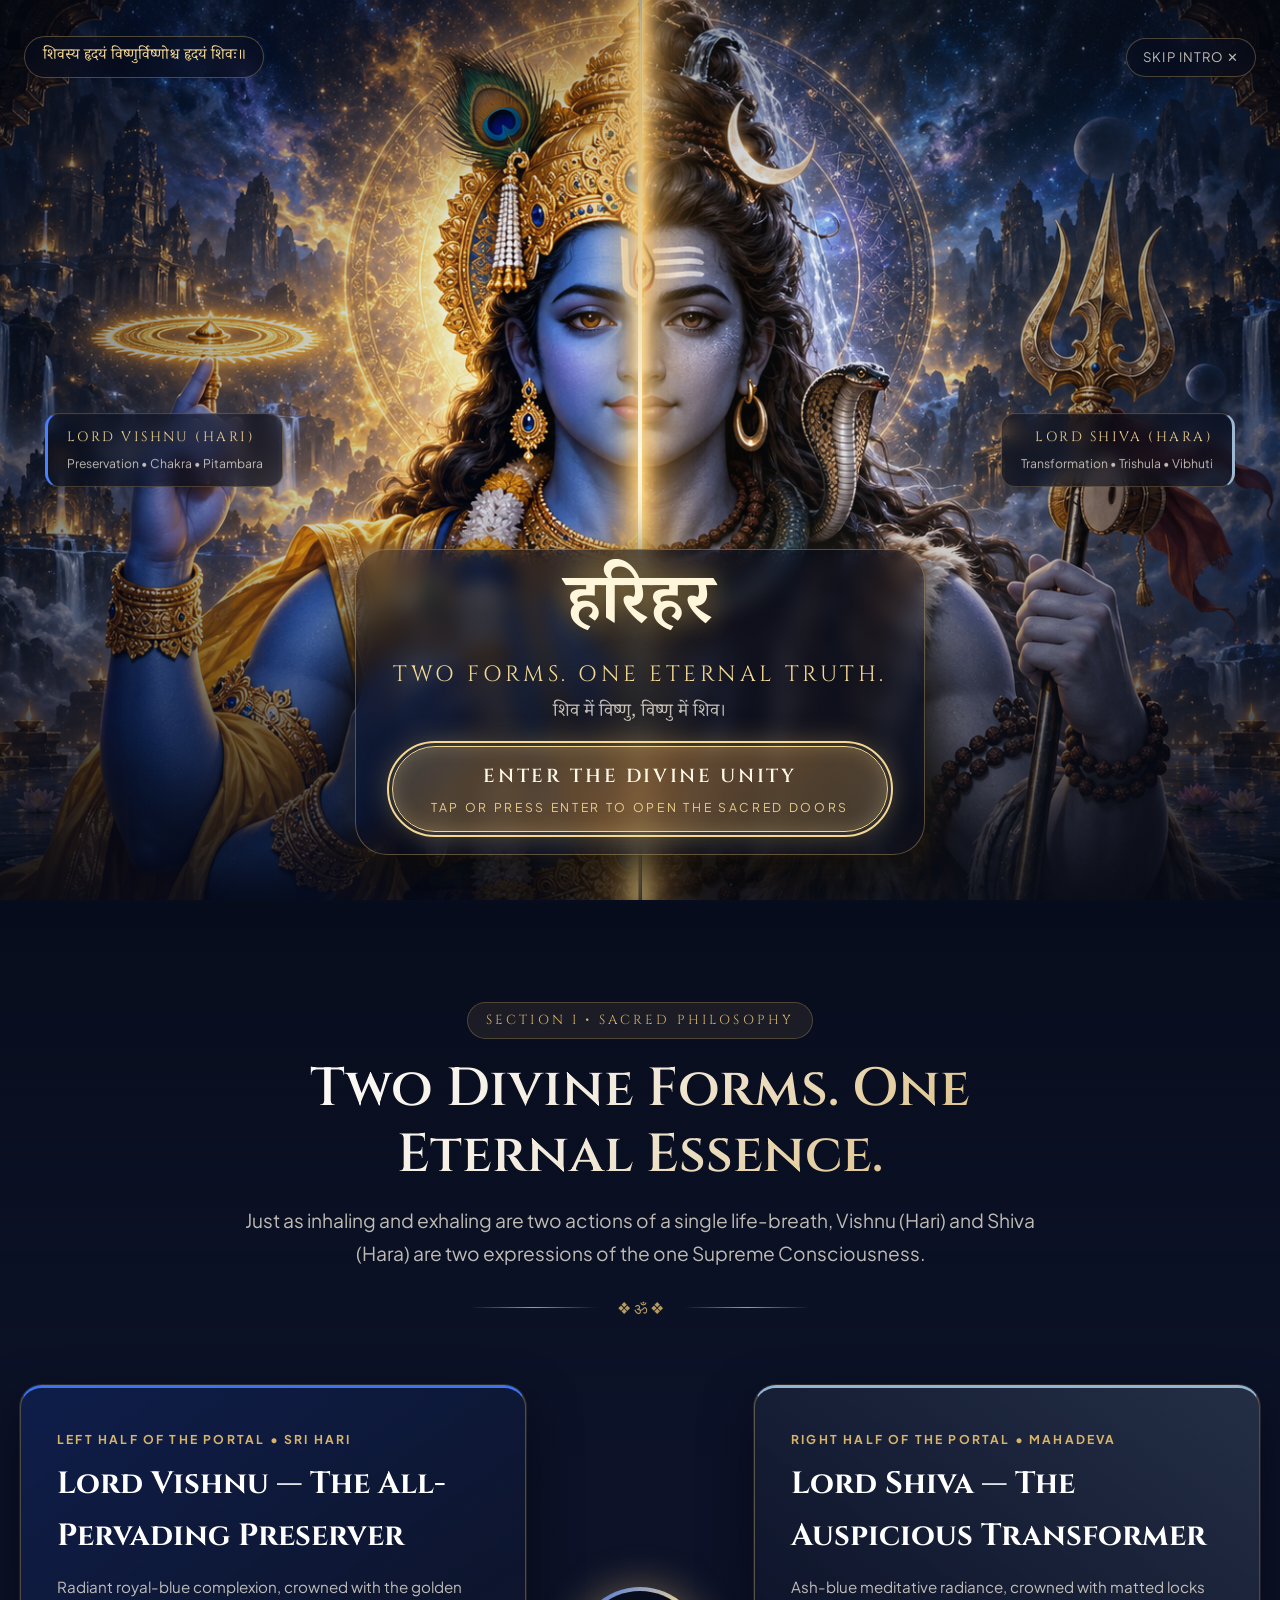
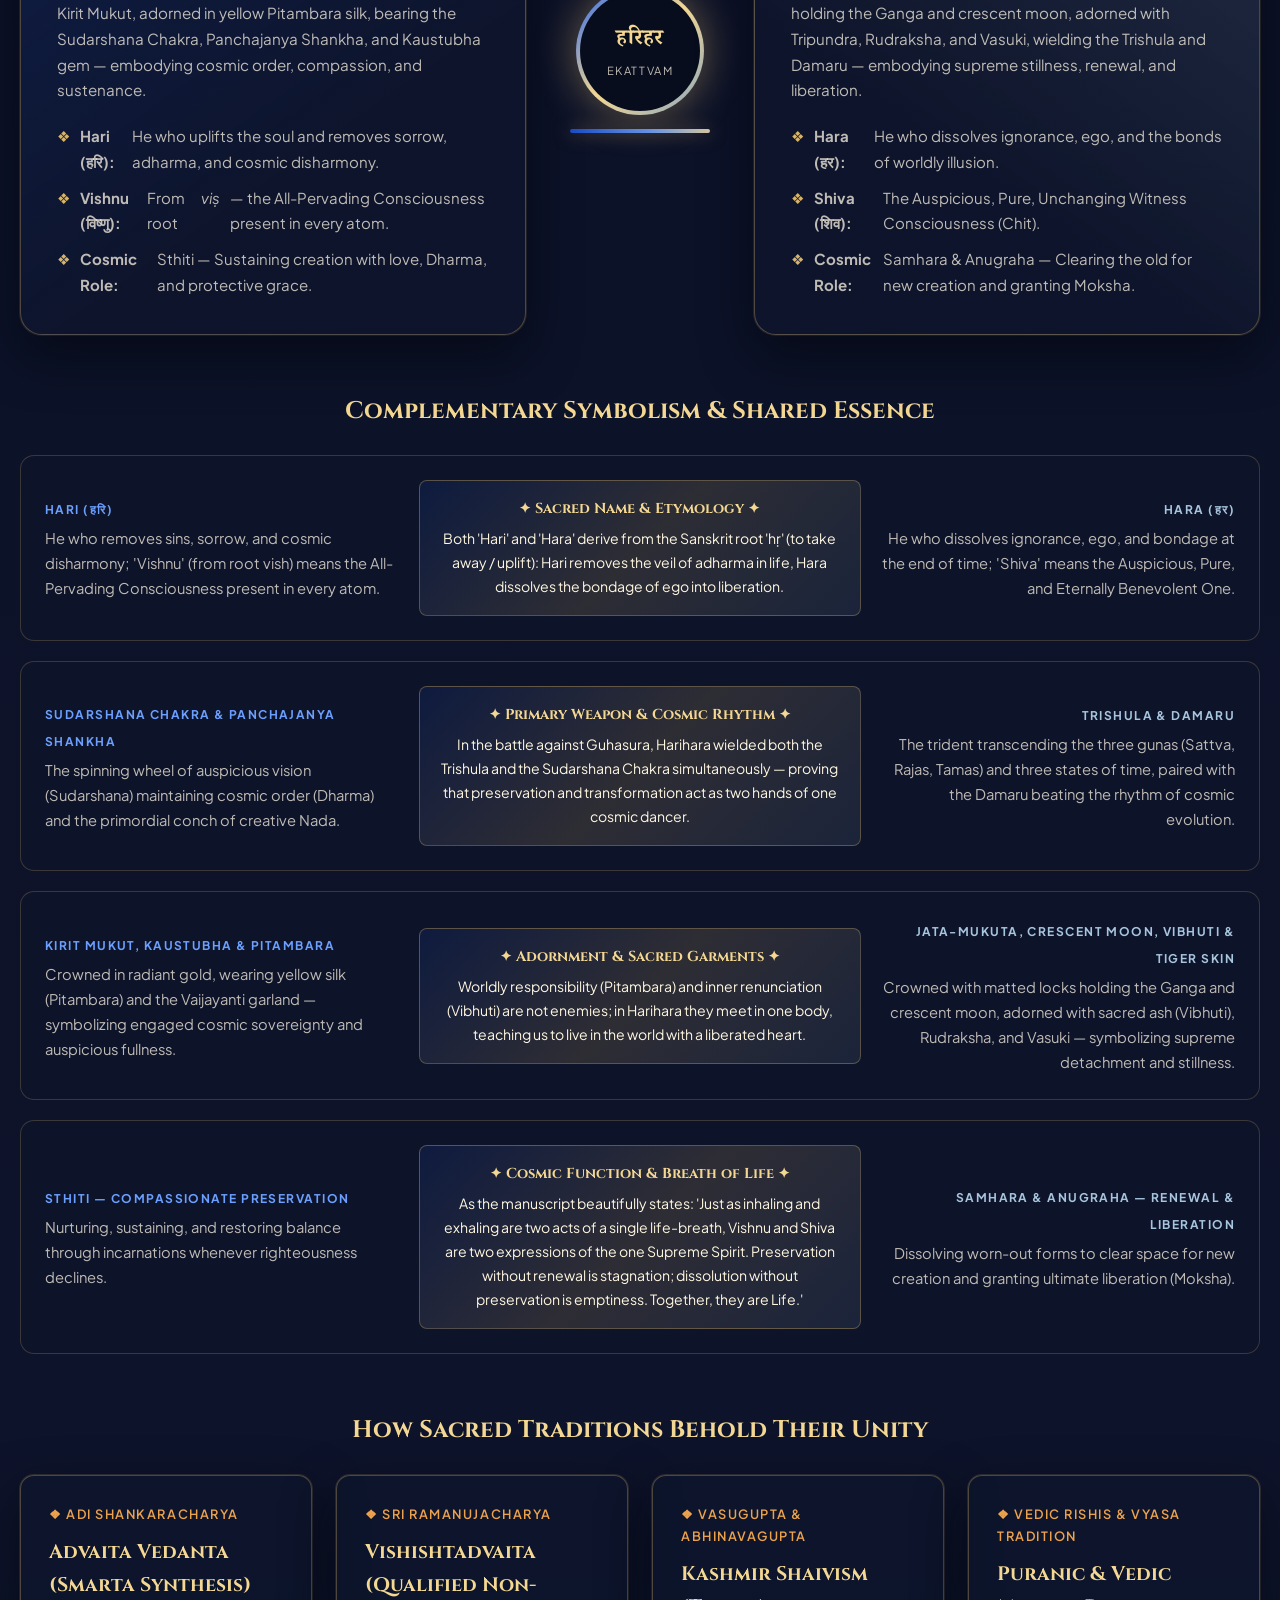
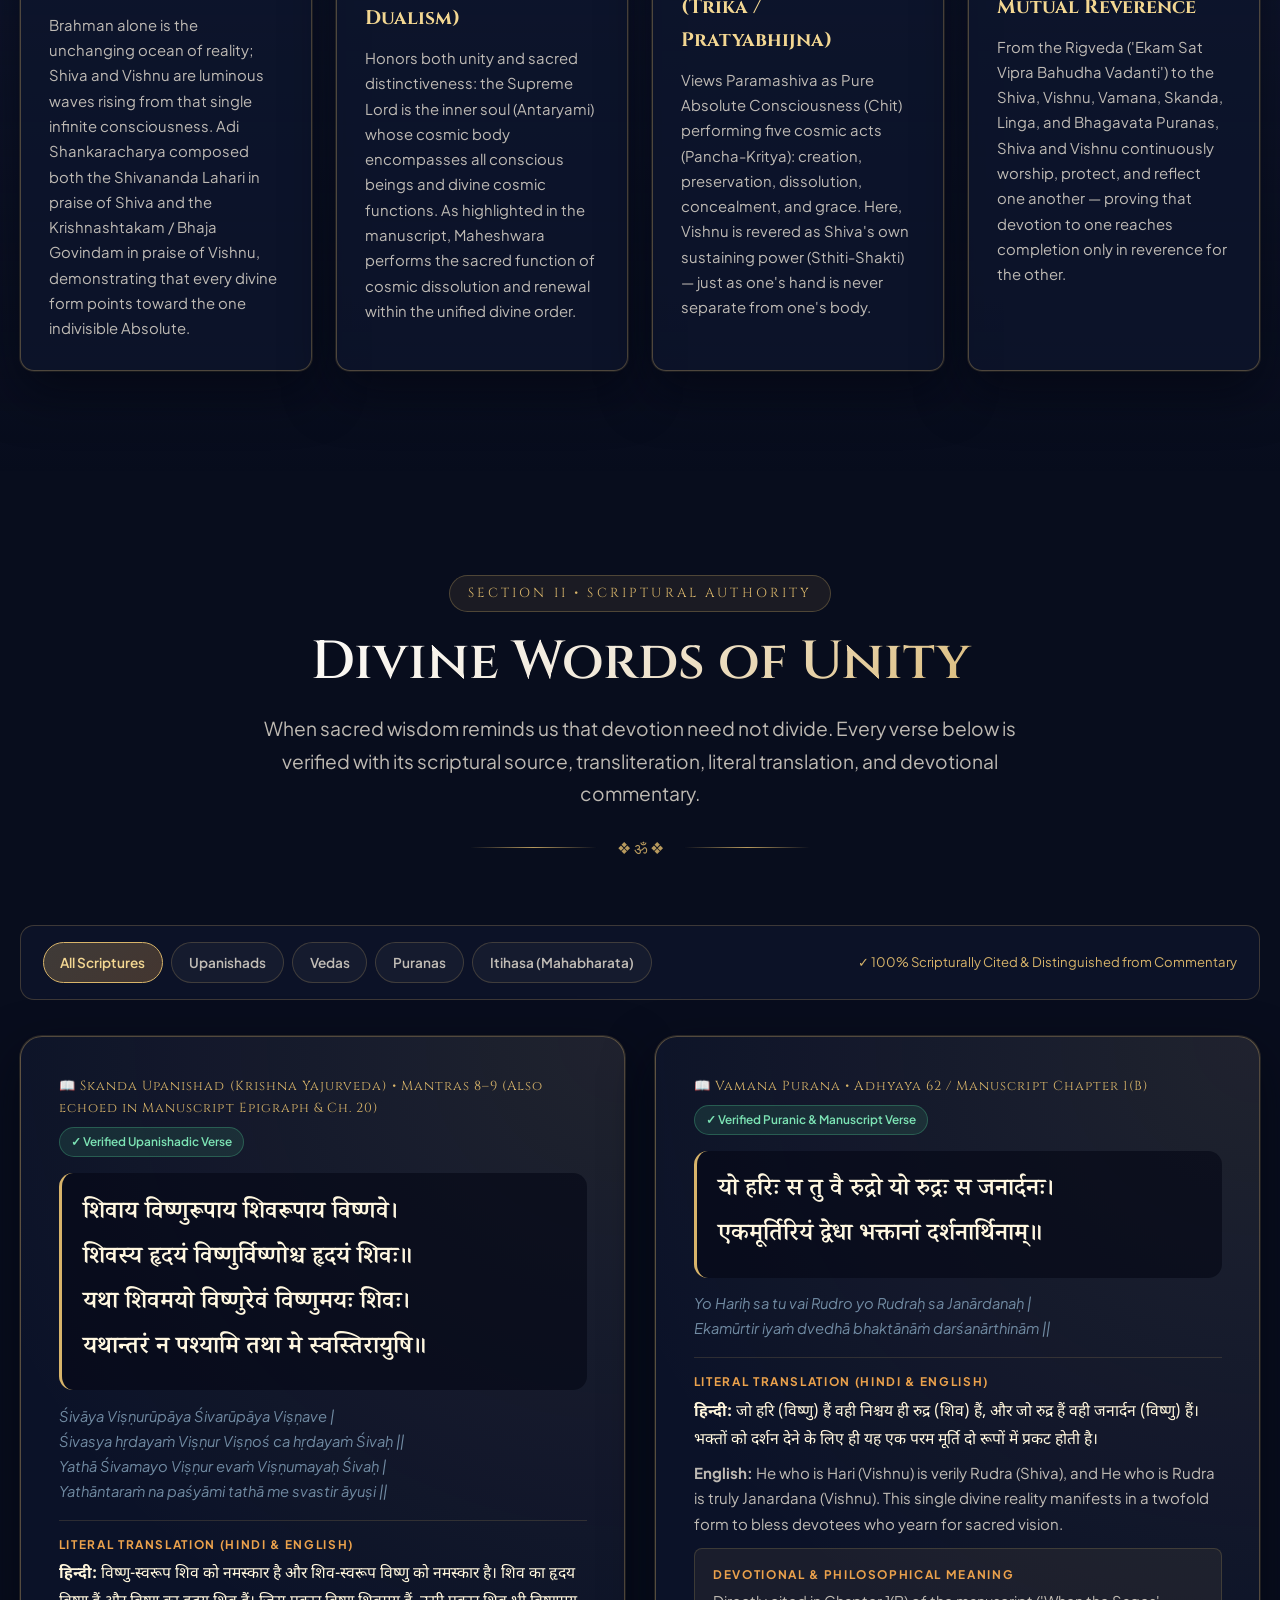
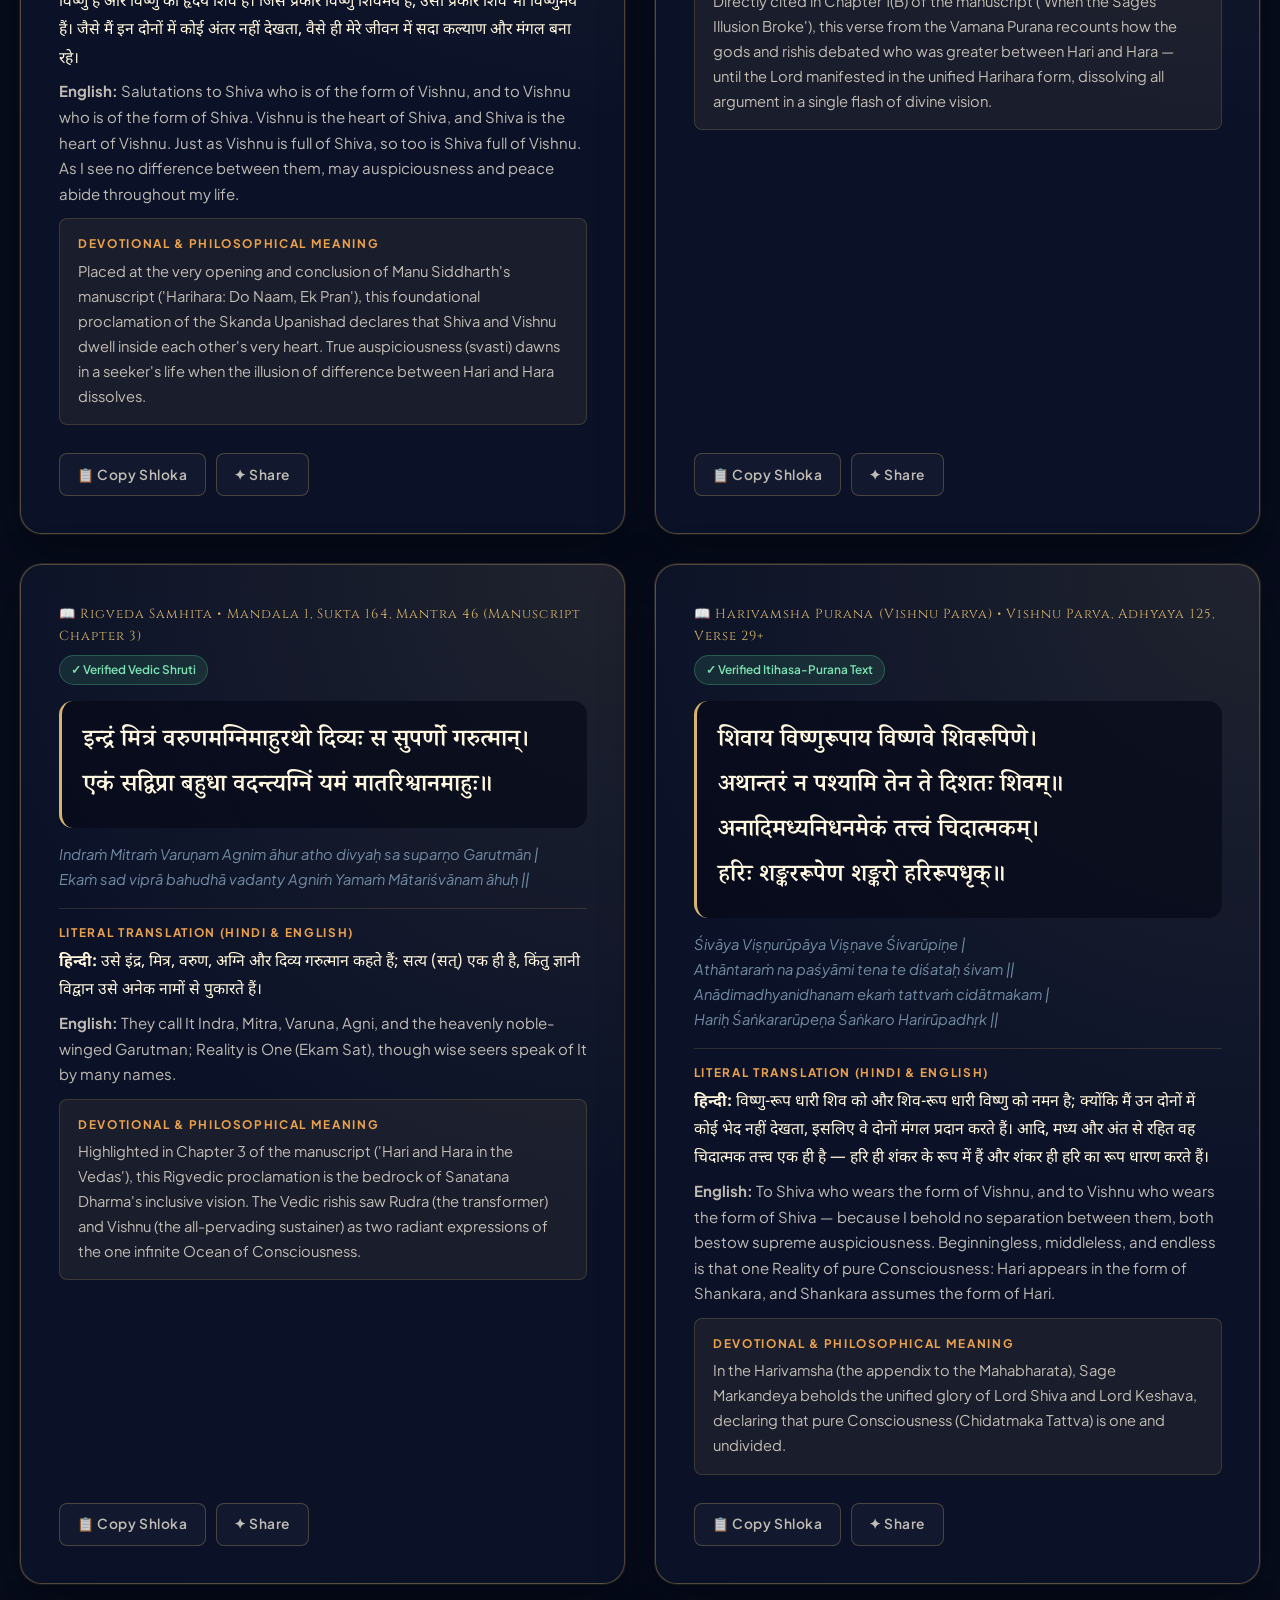
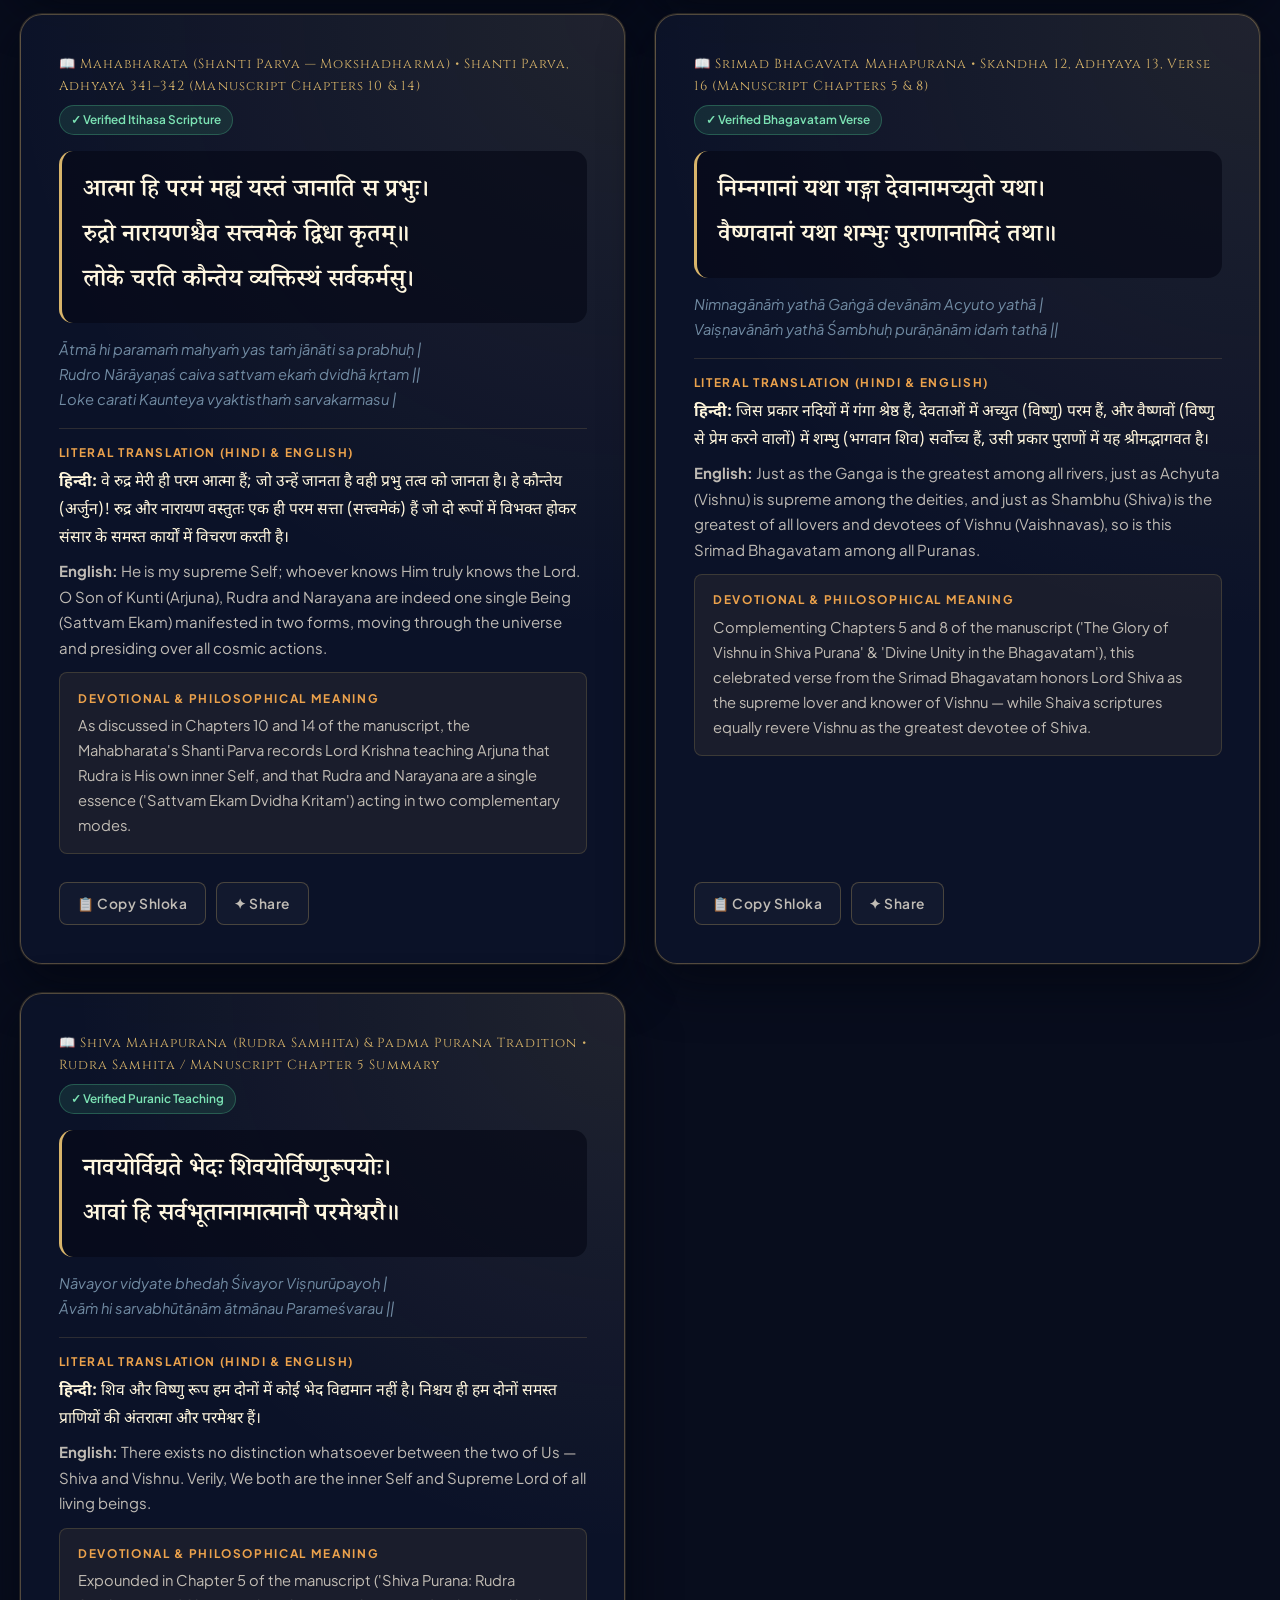
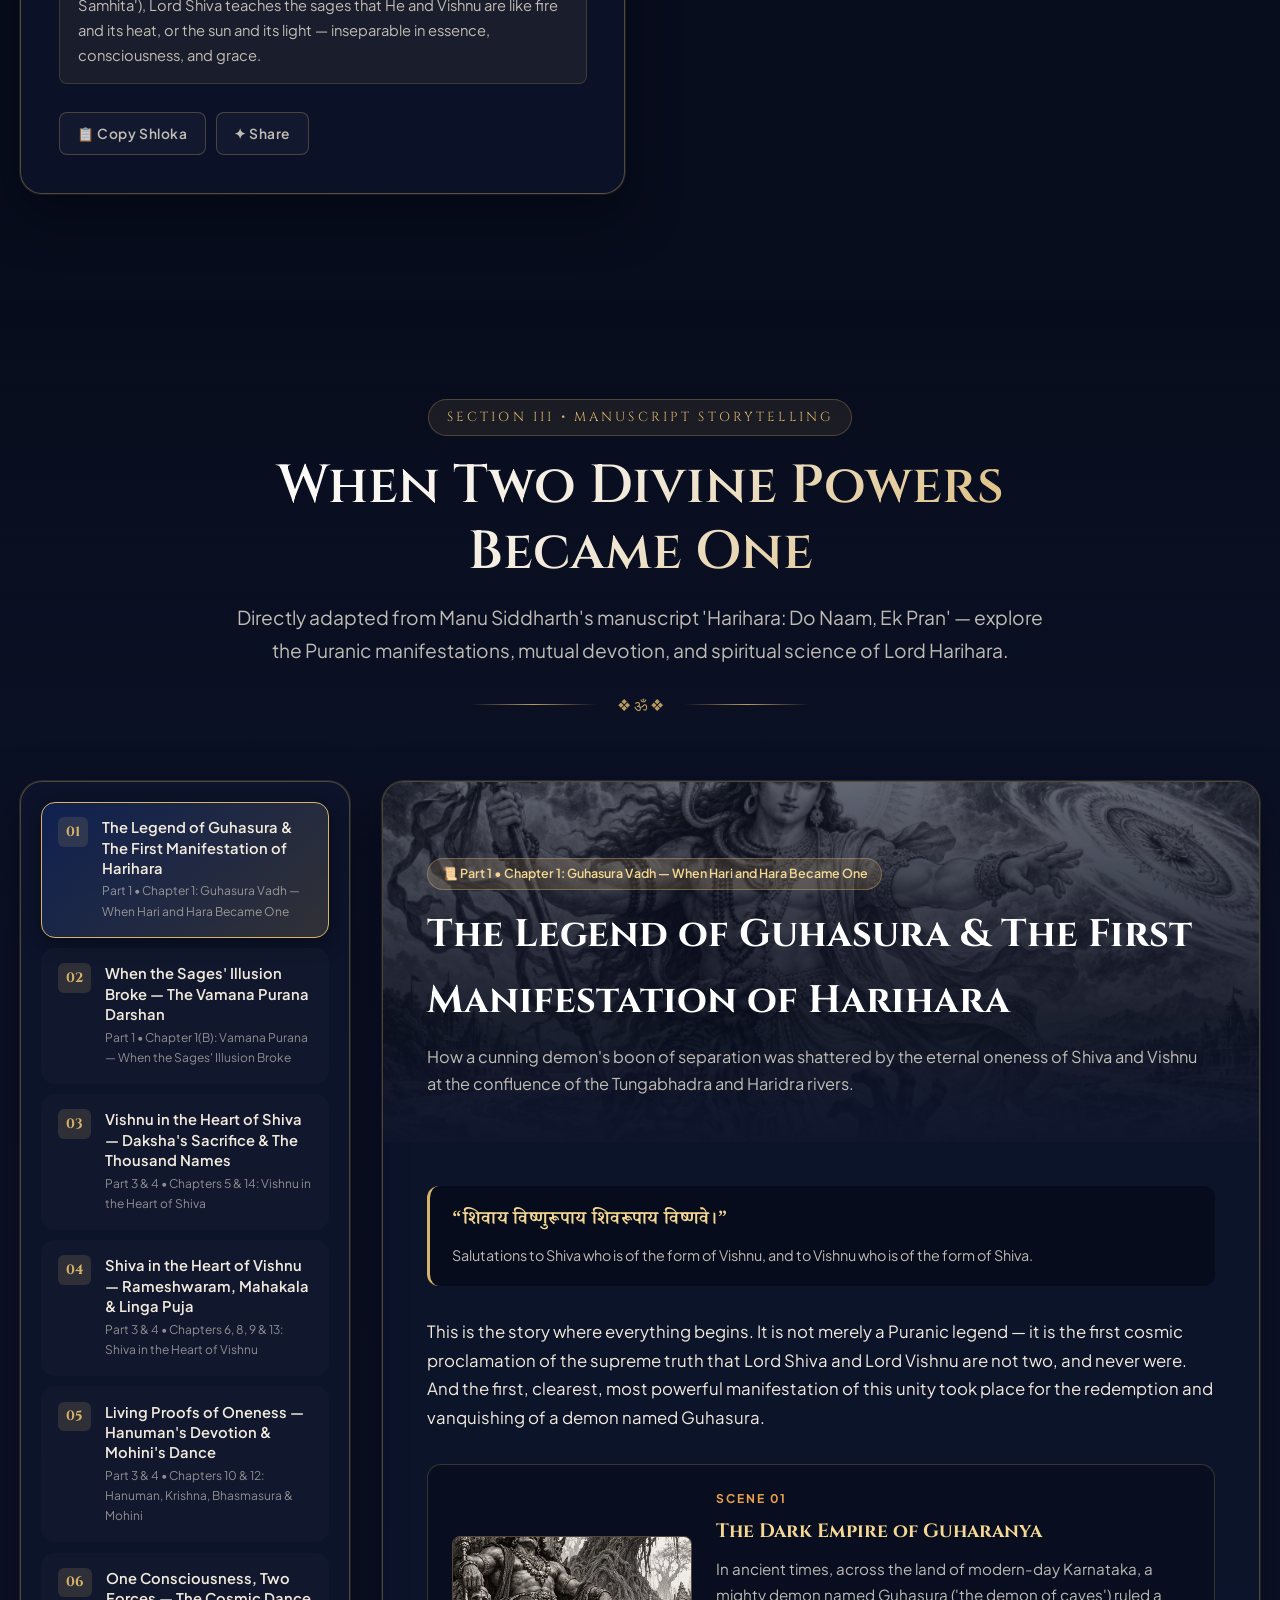
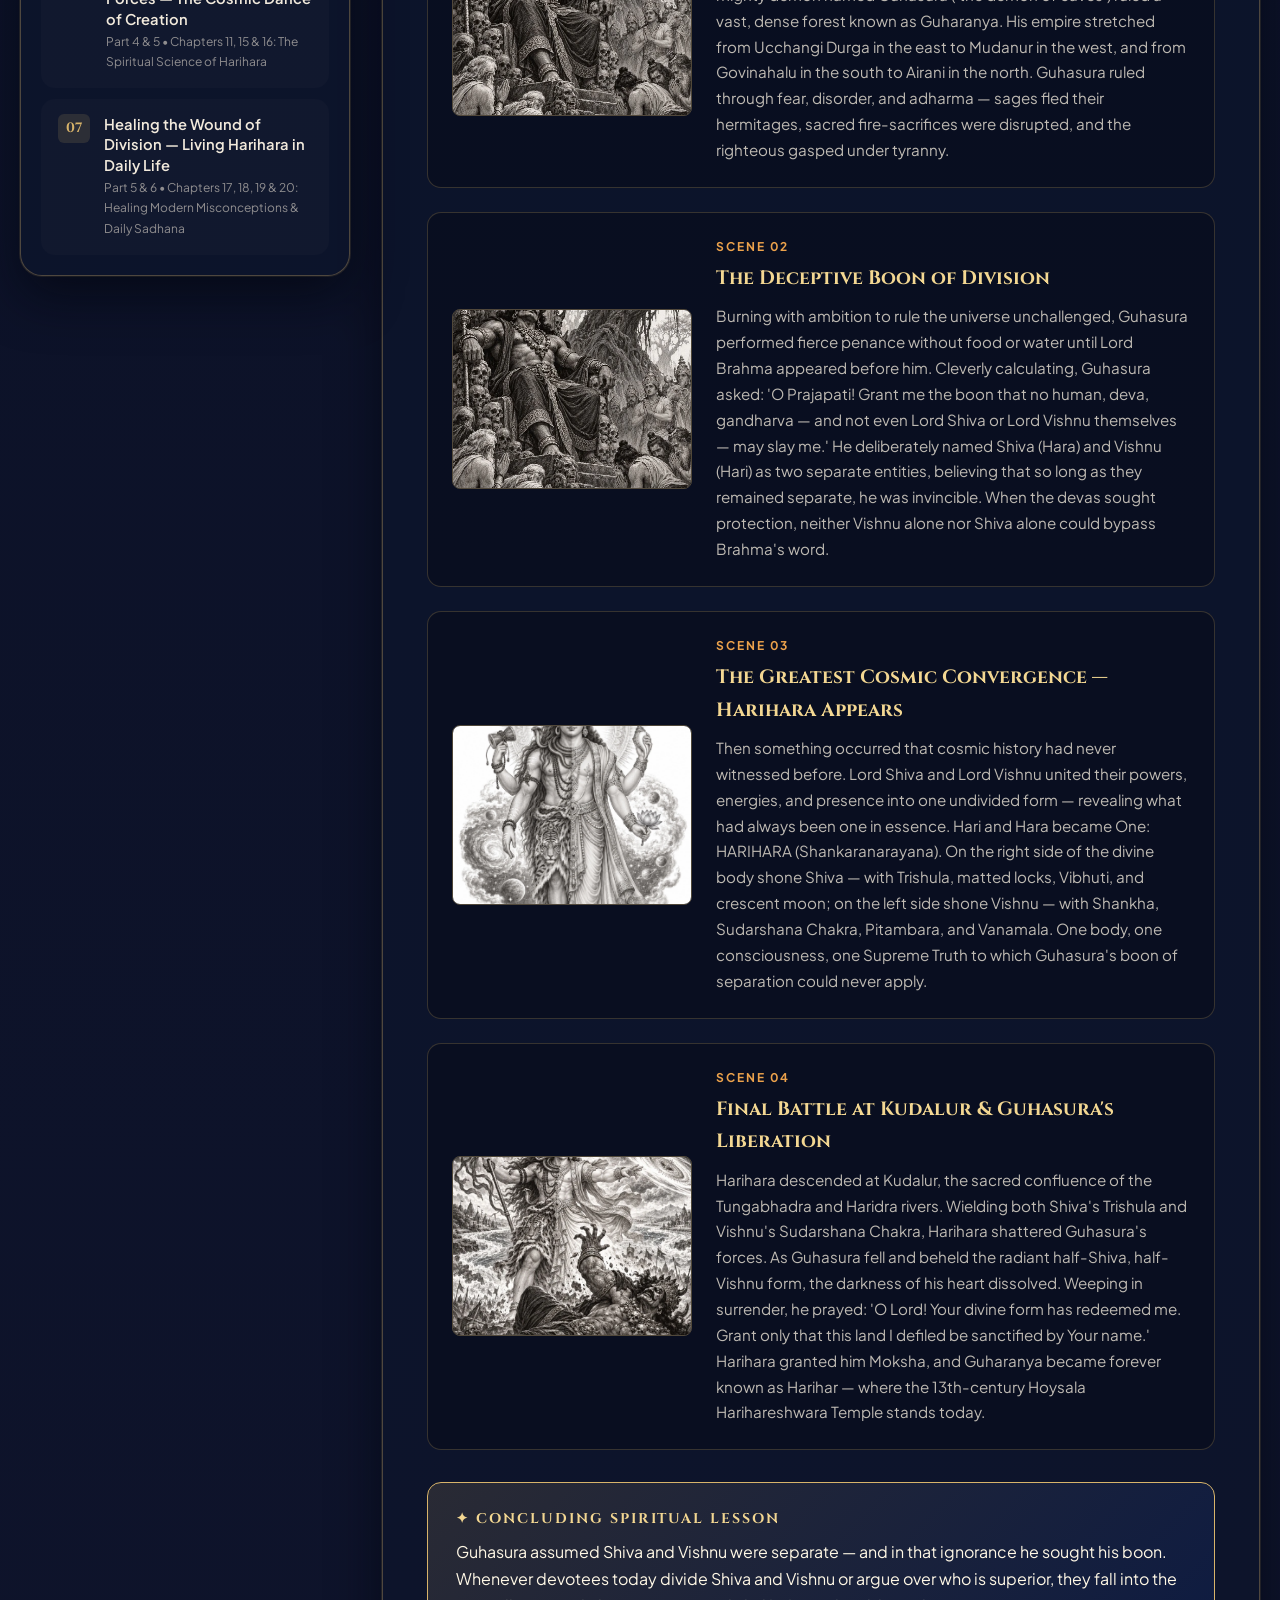
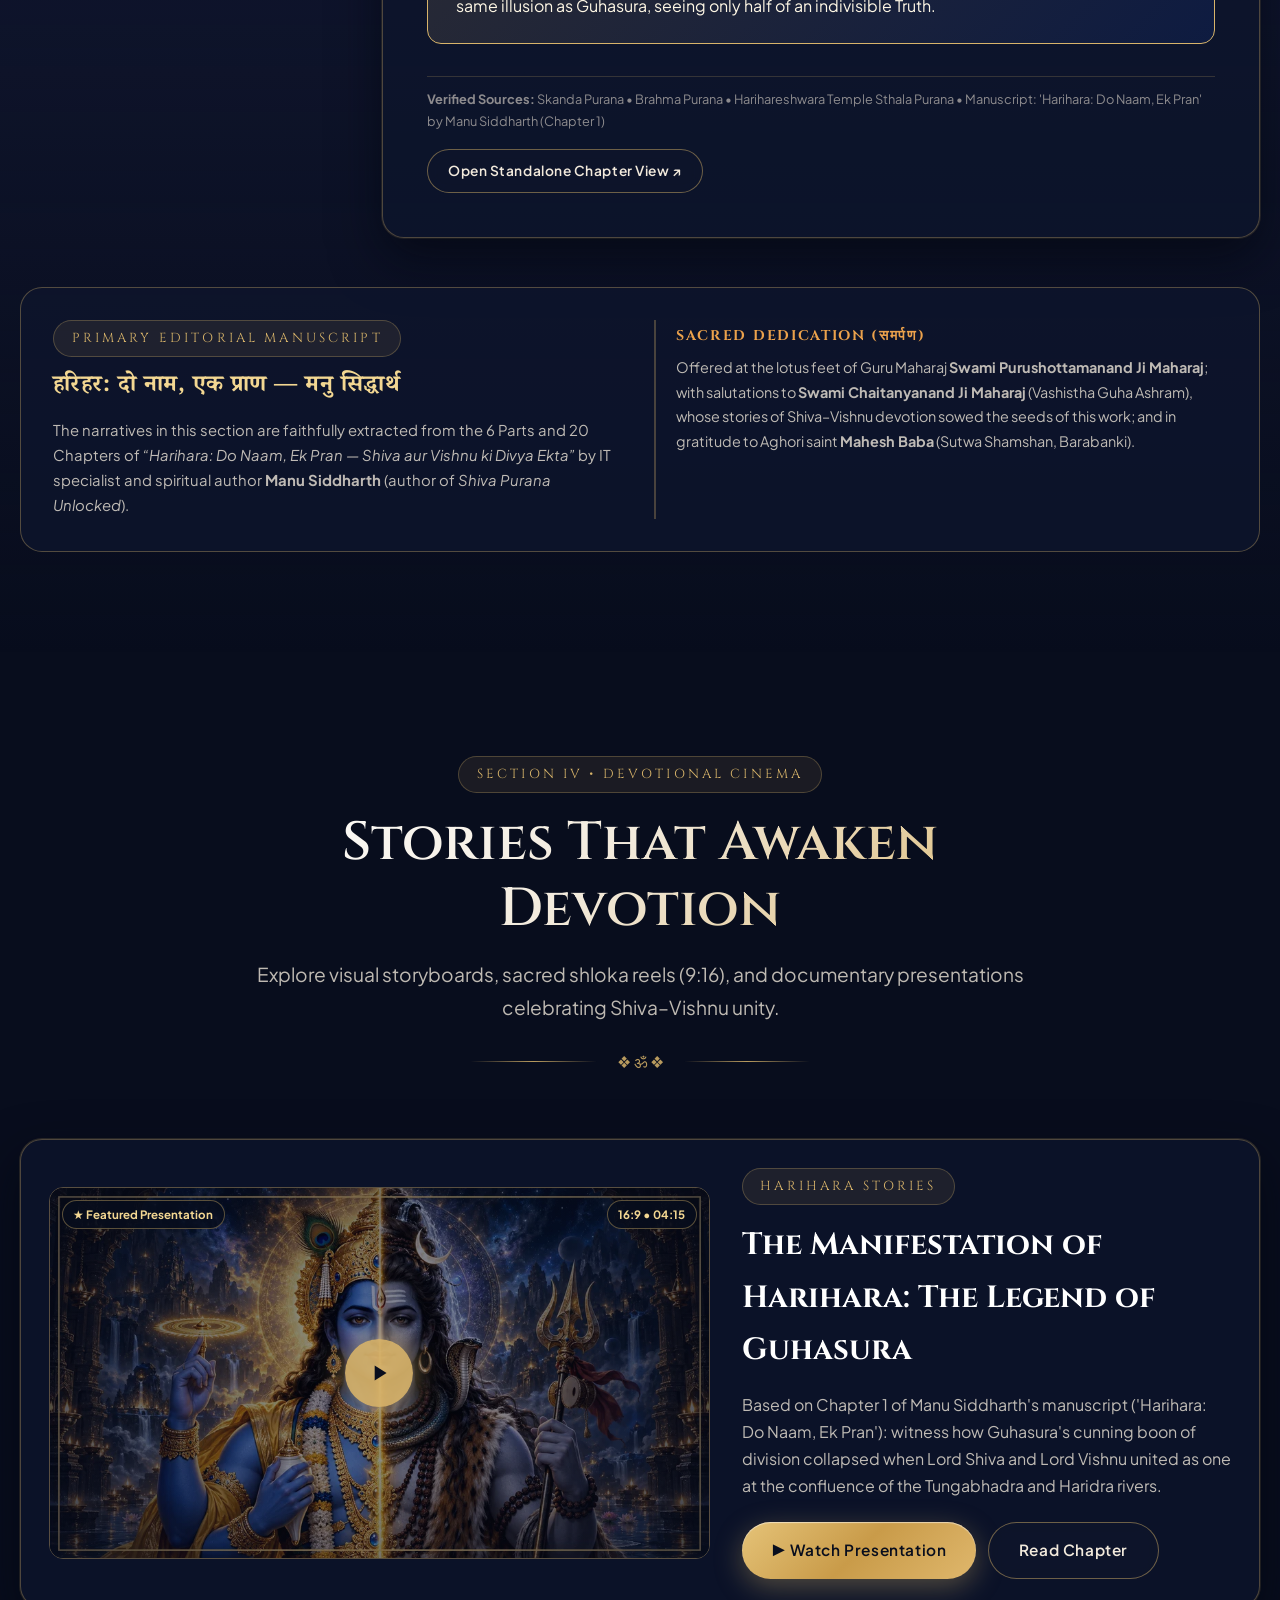
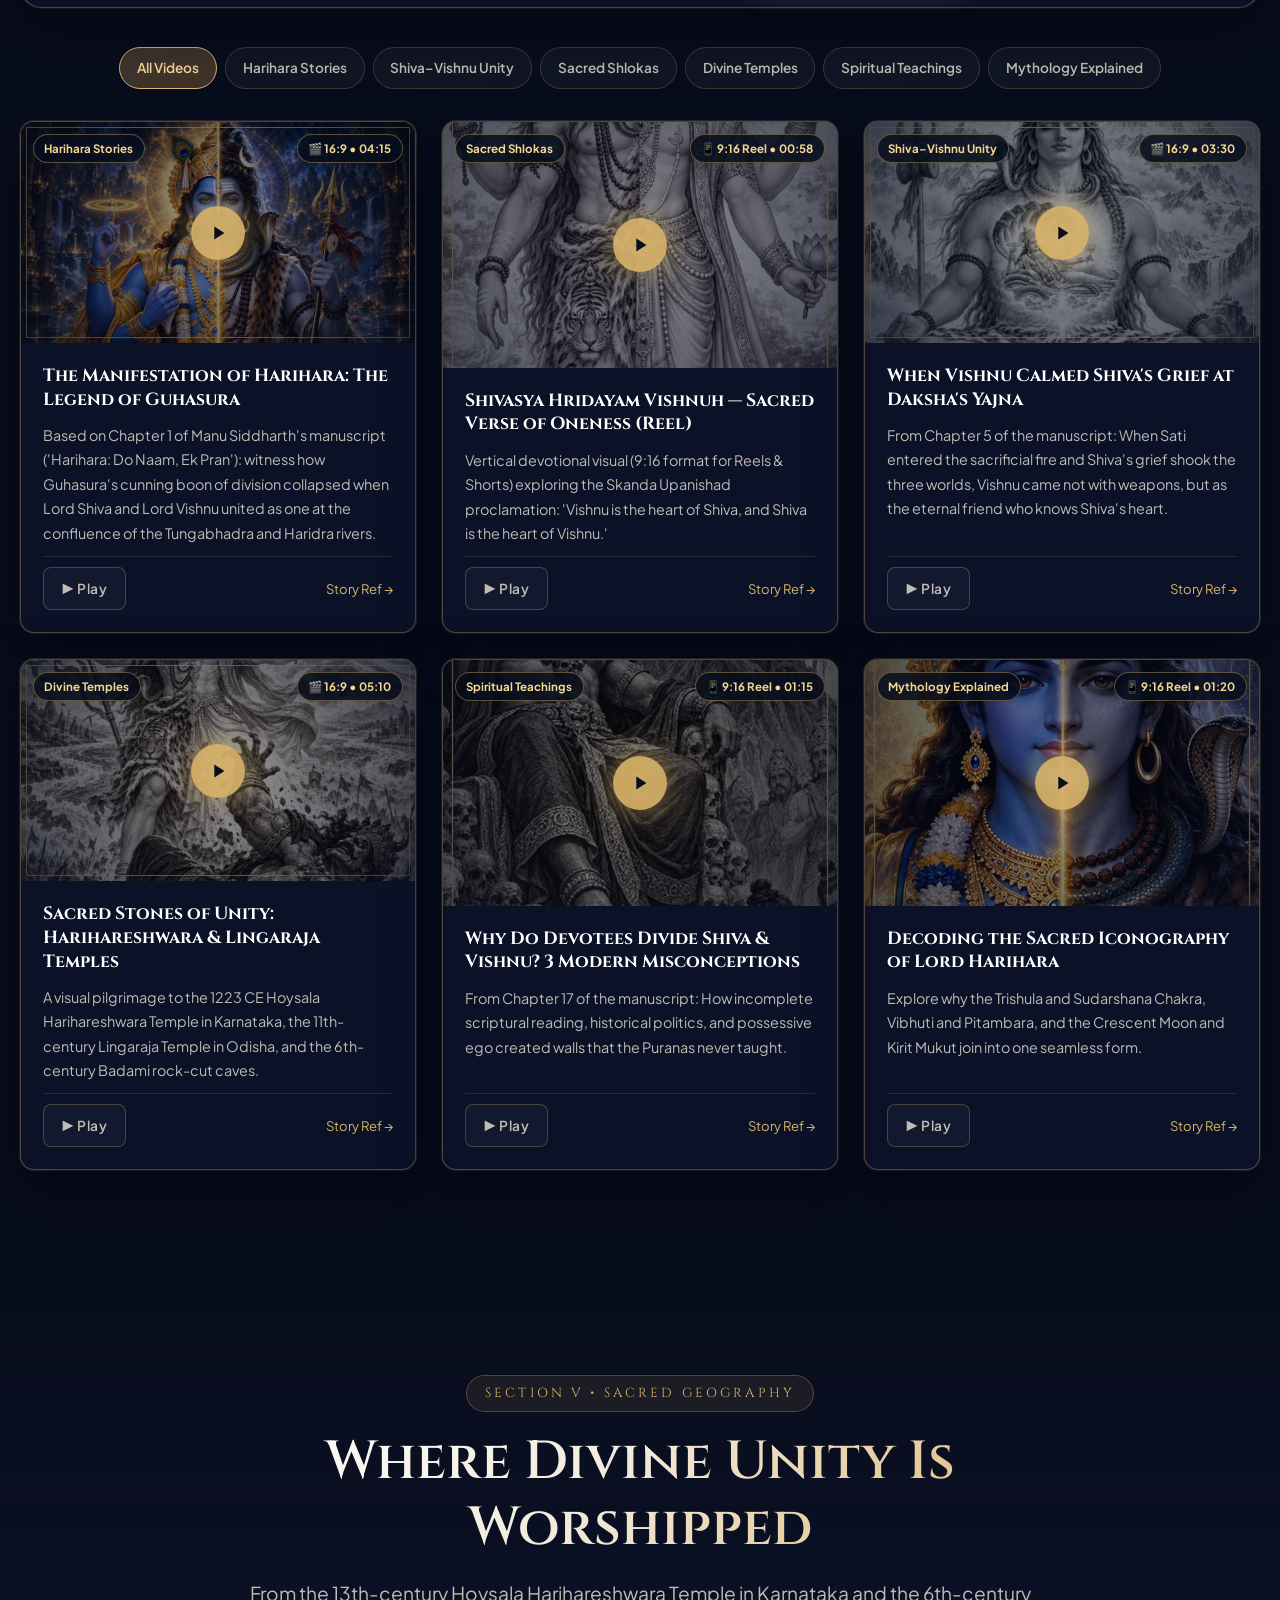
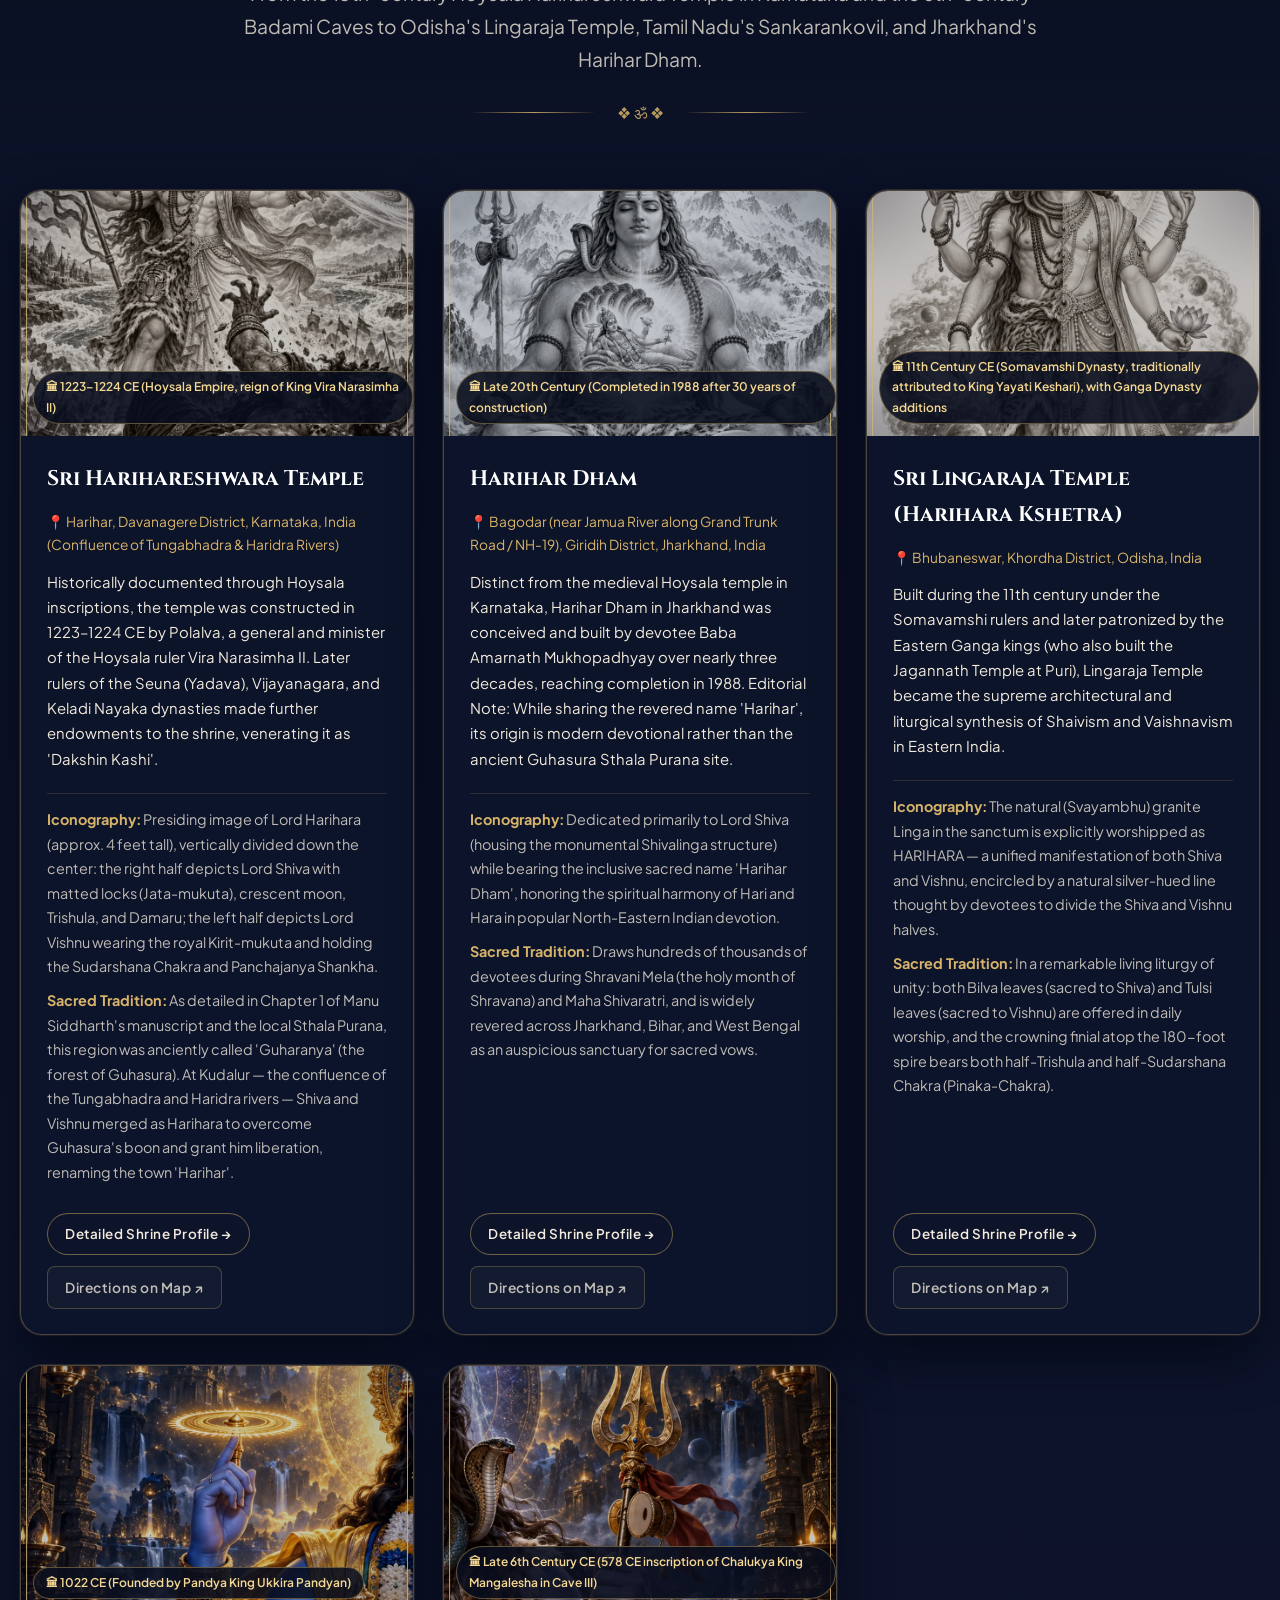
<file: index.html>
<!DOCTYPE html>
<html lang="en">
<head>
  <meta charset="UTF-8" />
  <meta name="viewport" content="width=device-width, initial-scale=1.0" />
  <title>HARIHARA (हरिहर) — Two Forms, One Divine Consciousness | Shiva &amp; Vishnu Unity</title>
  <meta name="description" content="Enter the sacred digital temple of Lord Harihara (Shankaranarayana), celebrating the spiritual oneness of Lord Shiva and Lord Vishnu through verified Sanskrit shlokas, Puranic stories from 'Harihara: Do Naam, Ek Pran' by Manu Siddharth, sacred temples, and interactive learning." />
  <meta name="keywords" content="Harihara, हरिहर, Shankaranarayana, Shiva Vishnu Unity, Guhasura, Harihareshwara Temple, Skanda Upanishad, Vamana Purana, Manu Siddharth, शिवस्य हृदयं विष्णुः" />
  <meta name="theme-color" content="#080D1D" />

  <!-- Open Graph / Social Sharing Metadata -->
  <meta property="og:type" content="website" />
  <meta property="og:title" content="HARIHARA (हरिहर) — Two Forms. One Eternal Truth." />
  <meta property="og:description" content="शिवस्य हृदयं विष्णुर्विष्णोश्च हृदयं शिवः — Explore the eternal unity of Lord Shiva and Lord Vishnu through sacred shlokas, manuscript stories, historic temples, and interactive quizzes." />
  <meta property="og:image" content="images/bg_cover.png" />

  <!-- Preload Main Divine Cover Image -->
  <link rel="preload" as="image" href="images/bg_cover.png" />

  <!-- Google Fonts: Cinzel, Noto Serif Devanagari, Noto Sans Devanagari, Plus Jakarta Sans -->
  <link rel="preconnect" href="https://fonts.googleapis.com" />
  <link rel="preconnect" href="https://fonts.gstatic.com" crossorigin />
  <link href="https://fonts.googleapis.com/css2?family=Cinzel:wght@500;600;700&amp;family=Noto+Sans+Devanagari:wght@400;500;600;700&amp;family=Noto+Serif+Devanagari:wght@500;600;700&amp;family=Plus+Jakarta+Sans:wght@400;500;600;700&amp;display=swap" rel="stylesheet" />

  <!-- Stylesheets -->
  <link rel="stylesheet" href="assets/css/main.css" />
  <link rel="stylesheet" href="assets/css/animations.css" />
  <link rel="stylesheet" href="assets/css/responsive.css" />

  <!-- Structured Data (JSON-LD) -->
  <script type="application/ld+json">
  {
    "@context": "https://schema.org",
    "@type": "WebSite",
    "name": "HARIHARA — Two Forms, One Divine Consciousness",
    "alternateName": "हरिहर: दो नाम, एक प्राण",
    "description": "Sacred educational digital sanctuary dedicated to Lord Harihara, celebrating the spiritual unity of Lord Shiva and Lord Vishnu.",
    "author": {
      "@type": "Person",
      "name": "Manu Siddharth"
    },
    "inLanguage": ["en", "hi", "sa"]
  }
  </script>
</head>
<body data-lang="en">
  <!-- Accessibility Skip Link -->
  <a href="#main-content" class="skip-link" data-i18n="skipToContent">Skip to main content</a>

  <!-- Subtle Meditative Cosmic Particle Canvas -->
  <canvas id="cosmic-particles" aria-hidden="true"></canvas>

  <!-- ========================================================================
       SIGNATURE CINEMATIC OPENING EXPERIENCE (SECTION 4)
       Left Half: Lord Vishnu (Hari) | Right Half: Lord Shiva (Hara)
       Opens from the exact 50% vertical golden seam like sacred temple doors
       ======================================================================== -->
  <aside
    id="divine-intro"
    class="divine-intro"
    role="dialog"
    aria-modal="true"
    aria-labelledby="intro-title"
  >
    <div class="divine-intro__stage" title="Click or Tap to Open the Sacred Doors of Harihara" onclick="if(window.openDivineDoors) window.openDivineDoors(event)">
      <!-- Left Door Panel — Lord Vishnu (0% to 50%) -->
      <div class="divine-intro__door divine-intro__door--left" aria-hidden="true">
        <div class="divine-intro__door-image"></div>
        <div class="divine-intro__door-edge"></div>
      </div>

      <!-- Right Door Panel — Lord Shiva (50% to 100%) -->
      <div class="divine-intro__door divine-intro__door--right" aria-hidden="true">
        <div class="divine-intro__door-image"></div>
        <div class="divine-intro__door-edge"></div>
      </div>

      <!-- Central Golden Seam & Divine Light Rays -->
      <div class="divine-intro__seam" aria-hidden="true"></div>
      <div class="divine-intro__rays" aria-hidden="true"></div>

      <!-- Deity Side Identification Badges -->
      <div class="divine-intro__half-badge divine-intro__half-badge--left" aria-hidden="true">
        <span class="divine-intro__half-badge-name" data-i18n="vishnuHalfTitle">Lord Vishnu (Hari)</span>
        <span class="divine-intro__half-badge-sub" data-i18n="vishnuHalfSub">Preservation • Chakra • Pitambara</span>
      </div>

      <div class="divine-intro__half-badge divine-intro__half-badge--right" aria-hidden="true">
        <span class="divine-intro__half-badge-name" data-i18n="shivaHalfTitle">Lord Shiva (Hara)</span>
        <span class="divine-intro__half-badge-sub" data-i18n="shivaHalfSub">Transformation • Trishula • Vibhuti</span>
      </div>
    </div>

    <!-- Interactive Overlay Content -->
    <div class="divine-intro__overlay">
      <div class="divine-intro__top-bar">
        <div class="divine-intro__mantra-pill" lang="sa" data-i18n="introMantra">
          शिवस्य हृदयं विष्णुर्विष्णोश्च हृदयं शिवः॥
        </div>
        <button type="button" id="intro-skip-btn" class="divine-intro__skip-btn" data-i18n="introSkip" onclick="if(window.skipDivineDoors) window.skipDivineDoors(event)">
          Skip Intro ✕
        </button>
      </div>

      <div class="divine-intro__bottom">
        <h1 id="intro-title" class="divine-intro__sanskrit-title" lang="sa">हरिहर</h1>
        <p class="divine-intro__tagline" data-i18n="introTagline">Two Forms. One Eternal Truth.</p>
        <p class="divine-intro__hindi-tagline" lang="hi" data-i18n="introHindiTagline">शिव में विष्णु, विष्णु में शिव।</p>

        <button type="button" id="intro-enter-btn" class="divine-intro__enter-btn" onclick="if(window.openDivineDoors) window.openDivineDoors(event)">
          <span class="divine-intro__enter-main" data-i18n="introEnterMain">Enter the Divine Unity</span>
          <span class="divine-intro__enter-sub" data-i18n="introEnterSub">Tap or Press Enter to Open the Sacred Doors</span>
        </button>
      </div>
    </div>
  </aside>

  <!-- ========================================================================
       FLOATING SACRED HEADER & NAVIGATION (SECTION 15)
       ======================================================================== -->
  <header id="site-header" class="site-header">
    <div class="site-header__inner">
      <a href="#home" class="brand" aria-label="HARIHARA Home">
        <span class="brand__emblem" lang="sa" aria-hidden="true">ह</span>
        <span class="brand__text">
          <span class="brand__title">HARIHARA</span>
          <span class="brand__sub" lang="sa">हरिहर • दो नाम, एक प्राण</span>
        </span>
      </a>

      <nav aria-label="Primary Sacred Navigation">
        <ul id="main-nav-list" class="nav-list">
          <li><a href="#home" class="nav-link" data-i18n="navHome">Home</a></li>
          <li><a href="#divine-unity" class="nav-link" data-i18n="navUnity">Divine Unity</a></li>
          <li><a href="#sacred-shlokas" class="nav-link" data-i18n="navShlokas">Sacred Shlokas</a></li>
          <li><a href="#divine-stories" class="nav-link" data-i18n="navStories">Stories</a></li>
          <li><a href="#video-gallery" class="nav-link" data-i18n="navVideos">Videos</a></li>
          <li><a href="#sacred-temples" class="nav-link" data-i18n="navTemples">Temples</a></li>
          <li><a href="#knowledge-quiz" class="nav-link" data-i18n="navQuiz">Quiz</a></li>
          <li><a href="#knowledge-library" class="nav-link" data-i18n="navLibrary">Knowledge Library</a></li>
        </ul>
      </nav>

      <div class="header-controls">
        <!-- Bilingual Switcher (English / Hindi) -->
        <button
          type="button"
          id="lang-toggle-btn"
          class="control-pill"
          aria-label="Switch Language between English and Hindi"
        >
          <span>अ/A</span>
          <span data-i18n="langToggleLabel">हिन्दी</span>
        </button>

        <!-- Optional Devotional Ambience (Never Autoplays) -->
        <button
          type="button"
          id="ambience-toggle-btn"
          class="control-pill"
          aria-pressed="false"
          title="Toggle Optional Meditative Temple Ambience"
        >
          <span aria-hidden="true">🔔</span>
          <span id="ambience-toggle-label" class="hide-mobile" data-i18n="soundOff">Ambience Off</span>
        </button>

        <!-- Replay Divine Entrance Button -->
        <button
          type="button"
          class="control-pill"
          data-action="replay-intro"
          title="Replay the Center-Opening Divine Entrance"
        >
          <span aria-hidden="true">🚪</span>
          <span class="hide-mobile" data-i18n="replayIntro">Replay Intro</span>
        </button>

        <!-- Mobile Menu Toggle -->
        <button
          type="button"
          id="mobile-menu-toggle"
          class="mobile-menu-toggle"
          aria-expanded="false"
          aria-controls="main-nav-list"
          aria-label="Open Navigation Menu"
        >
          <svg width="22" height="22" viewBox="0 0 24 24" fill="none" stroke="currentColor" stroke-width="2">
            <path d="M4 7h16M4 12h16M4 17h16" stroke-linecap="round" />
          </svg>
        </button>
      </div>
    </div>
  </header>

  <!-- ========================================================================
       MAIN CONTENT — THE DIVINE REALM
       ======================================================================== -->
  <main id="main-content">

    <!-- 5. HOMEPAGE HERO SECTION -->
    <section id="home" class="hero">
      <div class="hero__bg" aria-hidden="true"></div>
      <div class="hero__bg-overlay" aria-hidden="true"></div>

      <!-- Rotating Sacred Geometry Mandala SVG -->
      <svg class="hero__mandala mandala-spin" viewBox="0 0 500 500" fill="none" aria-hidden="true">
        <circle cx="250" cy="250" r="235" stroke="#D8B46A" stroke-width="1" stroke-dasharray="6 6" />
        <circle cx="250" cy="250" r="195" stroke="#D8B46A" stroke-width="1.2" />
        <circle cx="250" cy="250" r="145" stroke="#D8B46A" stroke-width="1" stroke-dasharray="4 8" />
        <polygon points="250,25 445,362 55,362" stroke="#D8B46A" stroke-width="1" fill="none" />
        <polygon points="250,475 445,138 55,138" stroke="#D8B46A" stroke-width="1" fill="none" />
        <rect x="112" y="112" width="276" height="276" stroke="#D8B46A" stroke-width="0.8" transform="rotate(45 250 250)" />
      </svg>

      <div class="container hero__grid">
        <div class="reveal">
          <div class="hero__shloka-badge" lang="sa">
            <span>ॐ</span>
            <span>शिवस्य हृदयं विष्णुर्विष्णोश्च हृदयं शिवः॥</span>
          </div>

          <div class="hero__sanskrit-display" lang="sa">हरिहर</div>
          <h2 class="hero__title" data-i18n="heroTitle">Where Shiva and Vishnu Are One</h2>
          <p class="hero__lead" data-i18n="heroLead">
            Beyond names, beyond forms, beyond division lies the eternal truth of divine unity.
          </p>

          <div class="hero__book-attribution">
            <span style="font-size:1.5rem;" aria-hidden="true">📜</span>
            <p data-i18n="heroBookNote">
              Inspired by the sacred manuscript “Harihara: Do Naam, Ek Pran” by Manu Siddharth — exploring the indivisible oneness of Hari and Hara across the Vedas, Upanishads, and Puranas.
            </p>
          </div>

          <div class="hero__actions">
            <a href="#divine-unity" class="btn btn--primary" data-i18n="heroCtaTruth">
              Explore the Eternal Truth
            </a>
            <a href="#divine-stories" class="btn btn--secondary" data-i18n="heroCtaStories">
              Discover the Divine Stories
            </a>
          </div>
        </div>

        <!-- Hero Sacred Altar Portrait -->
        <div class="hero__altar reveal delay-2">
          <div class="hero__altar-frame">
            <picture>
              <source srcset="assets/images/harihara-cover.webp" type="image/webp" />
              <img
                src="images/bg_cover.png"
                alt="Lord Harihara — Left half Lord Vishnu with Sudarshana Chakra and Shankha, Right half Lord Shiva with Trishula, Crescent Moon, and Vasuki"
                class="hero__altar-img"
                width="1672"
                height="941"
              />
            </picture>
          </div>
          <div class="hero__altar-caption">
            <span style="color:#6CA0FF; font-weight:600;">← श्रीहरि विष्णु (Hari)</span>
            <span class="sanskrit-text" lang="sa" style="color:var(--divine-gold-bright);">अभेद परब्रह्म</span>
            <span style="color:#A8C5DE; font-weight:600;">देवाधिदेव शिव (Hara) →</span>
          </div>
        </div>
      </div>

      <a href="#divine-unity" class="hero__scroll-cue" aria-label="Scroll to Divine Unity Section">
        <span data-i18n="heroScrollCue">Scroll into the Sanctum</span>
        <svg width="18" height="18" viewBox="0 0 24 24" fill="none" stroke="currentColor" stroke-width="2">
          <path d="M6 9l6 6 6-6" stroke-linecap="round" stroke-linejoin="round" />
        </svg>
      </a>
    </section>

    <!-- ======================================================================
         6. SECTION: THE ETERNAL UNITY OF SHIVA AND VISHNU
         ====================================================================== -->
    <section id="divine-unity" class="section section--alt">
      <div class="container">
        <div class="section__header reveal">
          <span class="section__eyebrow" data-i18n="unityEyebrow">Section I • Sacred Philosophy</span>
          <h2 class="section__title" data-i18n="unityTitle">Two Divine Forms. One Eternal Essence.</h2>
          <p class="section__subtitle" data-i18n="unitySubtitle">
            Just as inhaling and exhaling are two actions of a single life-breath, Vishnu (Hari) and Shiva (Hara) are two expressions of the one Supreme Consciousness.
          </p>
          <div class="sacred-divider" aria-hidden="true">❖ ॐ ❖</div>
        </div>

        <!-- Split-to-Converge Showcase -->
        <div class="unity-showcase">
          <!-- Left: Lord Vishnu -->
          <article class="deity-pillar deity-pillar--vishnu luminous-card reveal reveal--left">
            <span class="deity-pillar__tag" data-i18n="vishnuPillarTag">Left Half of the Portal • Sri Hari</span>
            <h3 class="deity-pillar__name" data-i18n="vishnuPillarTitle">Lord Vishnu — The All-Pervading Preserver</h3>
            <p style="color:var(--temple-ivory-muted); font-size:0.95rem;" data-i18n="vishnuPillarDesc">
              Radiant royal-blue complexion, crowned with the golden Kirit Mukut, adorned in yellow Pitambara silk, bearing the Sudarshana Chakra, Panchajanya Shankha, and Kaustubha gem — embodying cosmic order, compassion, and sustenance.
            </p>
            <ul class="deity-pillar__list">
              <li><strong>Hari (हरि):</strong> He who uplifts the soul and removes sorrow, adharma, and cosmic disharmony.</li>
              <li><strong>Vishnu (विष्णु):</strong> From root <em>viṣ</em> — the All-Pervading Consciousness present in every atom.</li>
              <li><strong>Cosmic Role:</strong> Sthiti — Sustaining creation with love, Dharma, and protective grace.</li>
            </ul>
          </article>

          <!-- Center: Flowing Golden Prana Convergence -->
          <div class="unity-nexus reveal delay-1">
            <div class="unity-nexus__orb">
              <div class="unity-nexus__orb-inner">
                <span class="sanskrit-text" lang="sa" style="font-size:1.35rem; color:var(--divine-gold-bright); font-weight:700;">हरिहर</span>
                <span style="font-size:0.7rem; text-transform:uppercase; letter-spacing:0.14em; color:var(--temple-ivory-muted);">Ekattvam</span>
              </div>
            </div>
            <div style="margin-top:0.85rem; width:140px;">
              <div class="prana-stream-bar"></div>
            </div>
          </div>

          <!-- Right: Lord Shiva -->
          <article class="deity-pillar deity-pillar--shiva luminous-card reveal reveal--right">
            <span class="deity-pillar__tag" data-i18n="shivaPillarTag">Right Half of the Portal • Mahadeva</span>
            <h3 class="deity-pillar__name" data-i18n="shivaPillarTitle">Lord Shiva — The Auspicious Transformer</h3>
            <p style="color:var(--temple-ivory-muted); font-size:0.95rem;" data-i18n="shivaPillarDesc">
              Ash-blue meditative radiance, crowned with matted locks holding the Ganga and crescent moon, adorned with Tripundra, Rudraksha, and Vasuki, wielding the Trishula and Damaru — embodying supreme stillness, renewal, and liberation.
            </p>
            <ul class="deity-pillar__list">
              <li><strong>Hara (हर):</strong> He who dissolves ignorance, ego, and the bonds of worldly illusion.</li>
              <li><strong>Shiva (शिव):</strong> The Auspicious, Pure, Unchanging Witness Consciousness (Chit).</li>
              <li><strong>Cosmic Role:</strong> Samhara &amp; Anugraha — Clearing the old for new creation and granting Moksha.</li>
            </ul>
          </article>
        </div>

        <!-- Interactive Iconography & Symbolism Matrix -->
        <h3 style="font-family:var(--font-heading); font-size:1.5rem; text-align:center; color:var(--divine-gold-bright); margin-bottom:1.5rem;" data-i18n="convergenceHeading">
          Complementary Symbolism &amp; Shared Essence
        </h3>
        <div id="unity-comparison-grid" class="comparison-grid"></div>

        <!-- How Traditions Interpret Their Relationship -->
        <h3 style="font-family:var(--font-heading); font-size:1.5rem; text-align:center; color:var(--divine-gold-bright); margin:3rem 0 1.5rem;" data-i18n="traditionsHeading">
          How Sacred Traditions Behold Their Unity
        </h3>
        <div id="unity-philosophy-grid" class="philosophy-grid"></div>
      </div>
    </section>

    <!-- ======================================================================
         7. SECTION: SACRED SHLOKAS — THE MESSAGE OF UNITY
         ====================================================================== -->
    <section id="sacred-shlokas" class="section">
      <div class="container">
        <div class="section__header reveal">
          <span class="section__eyebrow" data-i18n="shlokasEyebrow">Section II • Scriptural Authority</span>
          <h2 class="section__title" data-i18n="shlokasTitle">Divine Words of Unity</h2>
          <p class="section__subtitle" data-i18n="shlokasSubtitle">
            When sacred wisdom reminds us that devotion need not divide. Every verse below is verified with its scriptural source, transliteration, literal translation, and devotional commentary.
          </p>
          <div class="sacred-divider" aria-hidden="true">❖ ॐ ❖</div>
        </div>

        <div class="shloka-controls reveal">
          <div id="shloka-filters" class="filter-pills" role="tablist" aria-label="Filter Shlokas by Scripture">
            <button type="button" class="filter-pill is-active" data-shloka-filter="all" data-i18n="filterAll">All Scriptures</button>
            <button type="button" class="filter-pill" data-shloka-filter="upanishad" data-i18n="filterUpanishad">Upanishads</button>
            <button type="button" class="filter-pill" data-shloka-filter="veda" data-i18n="filterVeda">Vedas</button>
            <button type="button" class="filter-pill" data-shloka-filter="purana" data-i18n="filterPurana">Puranas</button>
            <button type="button" class="filter-pill" data-shloka-filter="itihasa" data-i18n="filterItihasa">Itihasa (Mahabharata)</button>
          </div>
          <span style="font-size:0.82rem; color:var(--divine-gold);">
            ✓ 100% Scripturally Cited &amp; Distinguished from Commentary
          </span>
        </div>

        <div id="shlokas-grid" class="shlokas-grid"></div>
      </div>
    </section>

    <!-- ======================================================================
         8. SECTION: THE DIVINE INCARNATION OF HARIHARA (MANUSCRIPT STORIES)
         ====================================================================== -->
    <section id="divine-stories" class="section section--alt">
      <div class="container">
        <div class="section__header reveal">
          <span class="section__eyebrow" data-i18n="storiesEyebrow">Section III • Manuscript Storytelling</span>
          <h2 class="section__title" data-i18n="storiesTitle">When Two Divine Powers Became One</h2>
          <p class="section__subtitle" data-i18n="storiesSubtitle">
            Directly adapted from Manu Siddharth's manuscript 'Harihara: Do Naam, Ek Pran' — explore the Puranic manifestations, mutual devotion, and spiritual science of Lord Harihara.
          </p>
          <div class="sacred-divider" aria-hidden="true">❖ ॐ ❖</div>
        </div>

        <div class="stories-explorer reveal">
          <!-- Left Sticky Story Selector -->
          <div id="stories-nav" class="stories-nav" role="tablist" aria-label="Manuscript Story Modules"></div>

          <!-- Right Story Stage -->
          <div id="story-stage" class="story-stage" aria-live="polite"></div>
        </div>

        <!-- Manuscript Attribution & Sacred Dedication Card -->
        <div class="luminous-card reveal" style="margin-top:3rem; padding:2rem; border-radius:var(--radius-lg); background:rgba(14,21,44,0.82); border:1px solid rgba(216,180,106,0.35); display:grid; grid-template-columns:repeat(auto-fit, minmax(280px, 1fr)); gap:1.75rem;">
          <div>
            <span class="section__eyebrow" style="margin-bottom:0.6rem;">Primary Editorial Manuscript</span>
            <h3 class="sanskrit-text" lang="hi" style="font-size:1.45rem; color:var(--divine-gold-bright); margin-bottom:0.5rem;">
              हरिहर: दो नाम, एक प्राण — मनु सिद्धार्थ
            </h3>
            <p style="font-size:0.93rem; color:var(--temple-ivory-muted);">
              The narratives in this section are faithfully extracted from the 6 Parts and 20 Chapters of <em>“Harihara: Do Naam, Ek Pran — Shiva aur Vishnu ki Divya Ekta”</em> by IT specialist and spiritual author <strong>Manu Siddharth</strong> (author of <em>Shiva Purana Unlocked</em>).
            </p>
          </div>
          <div style="border-left:2px solid rgba(216,180,106,0.3); padding-left:1.25rem;">
            <strong style="font-family:var(--font-heading); font-size:0.88rem; color:var(--sacred-saffron); text-transform:uppercase; letter-spacing:0.12em;">
              Sacred Dedication (समर्पण)
            </strong>
            <p style="font-size:0.9rem; color:var(--temple-ivory-muted); margin-top:0.45rem;">
              Offered at the lotus feet of Guru Maharaj <strong>Swami Purushottamanand Ji Maharaj</strong>; with salutations to <strong>Swami Chaitanyanand Ji Maharaj</strong> (Vashistha Guha Ashram), whose stories of Shiva–Vishnu devotion sowed the seeds of this work; and in gratitude to Aghori saint <strong>Mahesh Baba</strong> (Sutwa Shamshan, Barabanki).
            </p>
          </div>
        </div>
      </div>
    </section>

    <!-- ======================================================================
         9. SECTION: HARIHARA VIDEO GALLERY
         ====================================================================== -->
    <section id="video-gallery" class="section">
      <div class="container">
        <div class="section__header reveal">
          <span class="section__eyebrow" data-i18n="videosEyebrow">Section IV • Devotional Cinema</span>
          <h2 class="section__title" data-i18n="videosTitle">Stories That Awaken Devotion</h2>
          <p class="section__subtitle" data-i18n="videosSubtitle">
            Explore visual storyboards, sacred shloka reels (9:16), and documentary presentations celebrating Shiva–Vishnu unity.
          </p>
          <div class="sacred-divider" aria-hidden="true">❖ ॐ ❖</div>
        </div>

        <!-- Featured Video Showcase -->
        <div id="video-featured-container" class="video-featured reveal"></div>

        <!-- Video Category Filters -->
        <div style="margin-bottom:2rem; display:flex; justify-content:center;">
          <div id="video-filters" class="filter-pills"></div>
        </div>

        <!-- Responsive Video Grid -->
        <div id="videos-grid" class="videos-grid"></div>
      </div>
    </section>

    <!-- ======================================================================
         10. SECTION: SACRED PLACES OF HARIHARA (TEMPLES)
         ====================================================================== -->
    <section id="sacred-temples" class="section section--alt">
      <div class="container">
        <div class="section__header reveal">
          <span class="section__eyebrow" data-i18n="templesEyebrow">Section V • Sacred Geography</span>
          <h2 class="section__title" data-i18n="templesTitle">Where Divine Unity Is Worshipped</h2>
          <p class="section__subtitle" data-i18n="templesSubtitle">
            From the 13th-century Hoysala Harihareshwara Temple in Karnataka and the 6th-century Badami Caves to Odisha's Lingaraja Temple, Tamil Nadu's Sankarankovil, and Jharkhand's Harihar Dham.
          </p>
          <div class="sacred-divider" aria-hidden="true">❖ ॐ ❖</div>
        </div>

        <div id="temples-grid" class="temples-grid"></div>
      </div>
    </section>

    <!-- ======================================================================
         11. SECTION: INTERACTIVE HARIHARA KNOWLEDGE QUIZ
         ====================================================================== -->
    <section id="knowledge-quiz" class="section">
      <div class="container">
        <div class="section__header reveal">
          <span class="section__eyebrow" data-i18n="quizEyebrow">Section VI • Interactive Learning</span>
          <h2 class="section__title" data-i18n="quizTitle">How Well Do You Know Harihara?</h2>
          <p class="section__subtitle" data-i18n="quizSubtitle">
            Test your understanding of the Guhasura legend, Vedic and Puranic shlokas, sacred iconography, and historic temples.
          </p>
          <div class="sacred-divider" aria-hidden="true">❖ ॐ ❖</div>
        </div>

        <div id="quiz-engine-container" class="quiz-shell reveal"></div>
      </div>
    </section>

    <!-- ======================================================================
         12. SECTION: DIVINE REFLECTIONS
         ====================================================================== -->
    <section id="divine-reflections" class="section section--alt">
      <div class="container">
        <div class="section__header reveal">
          <span class="section__eyebrow" data-i18n="reflectionsEyebrow">Section VII • Quiet Contemplation</span>
          <h2 class="section__title" data-i18n="reflectionsTitle">The Light Beyond Division</h2>
          <p class="section__subtitle" data-i18n="reflectionsSubtitle">
            Meditative reflections from the manuscript on harmony between traditions, devotion beyond rivalry, and realizing the One within the heart.
          </p>
          <div class="sacred-divider" aria-hidden="true">❖ ॐ ❖</div>
        </div>

        <div class="reflection-sanctuary reveal" aria-live="polite">
          <blockquote id="reflection-quote-text" class="reflection-quote"></blockquote>
          <p id="reflection-context-text" class="reflection-context"></p>
          <div id="reflection-meta-text" class="reflection-meta"></div>
          <button type="button" id="next-reflection-btn" class="btn btn--secondary" data-i18n="nextReflectionBtn">
            Reveal Another Reflection ✦
          </button>
        </div>
      </div>
    </section>

    <!-- ======================================================================
         13. SECTION: THE HARIHARA KNOWLEDGE LIBRARY
         ====================================================================== -->
    <section id="knowledge-library" class="section">
      <div class="container">
        <div class="section__header reveal">
          <span class="section__eyebrow" data-i18n="libraryEyebrow">Section VIII • Digital Knowledge Archive</span>
          <h2 class="section__title" data-i18n="libraryTitle">The Harihara Knowledge Library</h2>
          <p class="section__subtitle" data-i18n="librarySubtitle">
            Search and study structured articles derived from all six parts and twenty chapters of the manuscript, complete with bibliographies and deep links.
          </p>
          <div class="sacred-divider" aria-hidden="true">❖ ॐ ❖</div>
        </div>

        <div class="library-toolbar reveal">
          <div class="search-input-wrap">
            <span class="search-icon" aria-hidden="true">🔍</span>
            <input
              type="search"
              id="library-search-input"
              class="search-input"
              data-i18n-placeholder="searchPlaceholder"
              placeholder="Search articles by topic, Purana, Guhasura, Advaita, temples..."
              aria-label="Search the Harihara Knowledge Library"
            />
          </div>
          <button type="button" class="btn btn--ghost" onclick="document.getElementById('library-search-input').value=''; document.getElementById('library-search-input').dispatchEvent(new Event('input'));">
            Reset Search
          </button>
        </div>

        <div id="library-category-filters" class="filter-pills reveal" style="margin-bottom:2rem;"></div>

        <div id="library-articles-grid" class="articles-grid"></div>
      </div>
    </section>

  </main>

  <!-- ========================================================================
       SACRED MODAL (VIDEO PLAYER & KNOWLEDGE ARTICLE READER)
       ======================================================================== -->
  <div id="sacred-modal" class="modal-backdrop" role="dialog" aria-modal="true" aria-hidden="true">
    <div class="modal-dialog">
      <button type="button" id="sacred-modal-close" class="modal-close" aria-label="Close Dialog">✕</button>
      <div id="sacred-modal-body"></div>
    </div>
  </div>

  <!-- Toast Notification -->
  <div id="sacred-toast" class="toast" role="status" aria-live="polite"></div>

  <!-- ========================================================================
       15. FOOTER
       ======================================================================== -->
  <footer class="site-footer">
    <div class="container">
      <div class="footer-grid">
        <div>
          <div class="brand" style="margin-bottom:1rem;">
            <span class="brand__emblem" lang="sa">ह</span>
            <span class="brand__text">
              <span class="brand__title">HARIHARA</span>
              <span class="brand__sub" lang="sa">शिवस्य हृदयं विष्णुर्विष्णोश्च हृदयं शिवः</span>
            </span>
          </div>
          <p style="font-size:0.92rem; color:var(--temple-ivory-muted); margin-bottom:1rem;" data-i18n="footerMission">
            A sacred digital sanctuary celebrating Lord Harihara — the eternal oneness of Lord Shiva and Lord Vishnu — based on authentic scriptures and 'Harihara: Do Naam, Ek Pran' by Manu Siddharth.
          </p>
          <button type="button" class="btn btn--secondary" data-action="replay-intro" style="padding:0.55rem 1.25rem; font-size:0.85rem;">
            🚪 <span data-i18n="replayIntroFull">Replay Divine Entrance</span>
          </button>
        </div>

        <div>
          <h3 class="footer-heading">Sacred Sanctuary</h3>
          <ul class="footer-links">
            <li><a href="#home" data-i18n="navHome">Home</a></li>
            <li><a href="#divine-unity" data-i18n="navUnity">Divine Unity</a></li>
            <li><a href="#sacred-shlokas" data-i18n="navShlokas">Sacred Shlokas</a></li>
            <li><a href="#divine-stories" data-i18n="navStories">Stories</a></li>
            <li><a href="#video-gallery" data-i18n="navVideos">Videos</a></li>
            <li><a href="#sacred-temples" data-i18n="navTemples">Temples</a></li>
            <li><a href="#knowledge-quiz" data-i18n="navQuiz">Quiz</a></li>
            <li><a href="#knowledge-library" data-i18n="navLibrary">Knowledge Library</a></li>
          </ul>
        </div>

        <div>
          <h3 class="footer-heading">Standalone Pages</h3>
          <ul class="footer-links">
            <li><a href="pages/story.html?id=guhasura-manifestation">The Legend of Guhasura</a></li>
            <li><a href="pages/story.html?id=vamana-purana-sages-illusion">Vamana Purana Darshan</a></li>
            <li><a href="pages/temple.html?id=harihareshwara-temple-karnataka">Harihareshwara Temple</a></li>
            <li><a href="pages/temple.html?id=harihar-dham-jharkhand">Harihar Dham, Jharkhand</a></li>
            <li><a href="pages/article.html?id=art-vedic-origins-hari-hara">Vedas: Rudra &amp; Vishnu</a></li>
            <li><a href="pages/article.html?id=art-puranic-proofs-of-unity">Six Mahapuranas Study</a></li>
          </ul>
        </div>

        <div>
          <h3 class="footer-heading">Scriptural &amp; Editorial Note</h3>
          <p style="font-size:0.86rem; color:var(--temple-ivory-muted); line-height:1.65;" data-i18n="footerTraditionNote">
            Respectful Note on Traditions: Sanatana Dharma encompasses diverse theological schools — including Shaiva, Vaishnava, and Smarta traditions. This platform honors each tradition's distinctive philosophical lens while celebrating their shared reverence and harmony.
          </p>
        </div>
      </div>

      <div class="footer-closing">
        <p class="footer-closing__quote" data-i18n="footerClosing">
          “May devotion unite what ignorance divides.”
        </p>
        <p class="sanskrit-text" lang="sa" style="font-size:0.95rem; color:var(--temple-ivory-muted); margin-top:0.4rem;">
          ॐ नमः शिवाय। ॐ नमो नारायणाय। हरि ॐ तत्सत्॥
        </p>
      </div>

      <div class="footer-bottom">
        <span>© HARIHARA Digital Sanctuary • Manuscript Content: <em>“Harihara: Do Naam, Ek Pran”</em> by Manu Siddharth</span>
        <span>Built with Pure Semantic HTML5, Advanced CSS3 &amp; Vanilla ES6+</span>
      </div>
    </div>
  </footer>

  <!-- Application Scripts (Universal HTTP & file:// Support) -->
  <script defer src="assets/js/i18n.js"></script>
  <script defer src="assets/js/content.js"></script>
  <script defer src="assets/js/animations.js"></script>
  <script defer src="assets/js/intro.js"></script>
  <script defer src="assets/js/gallery.js"></script>
  <script defer src="assets/js/quiz.js"></script>
  <script defer src="assets/js/search.js"></script>
  <script defer src="assets/js/main.js"></script>
</body>
</html>
</file>
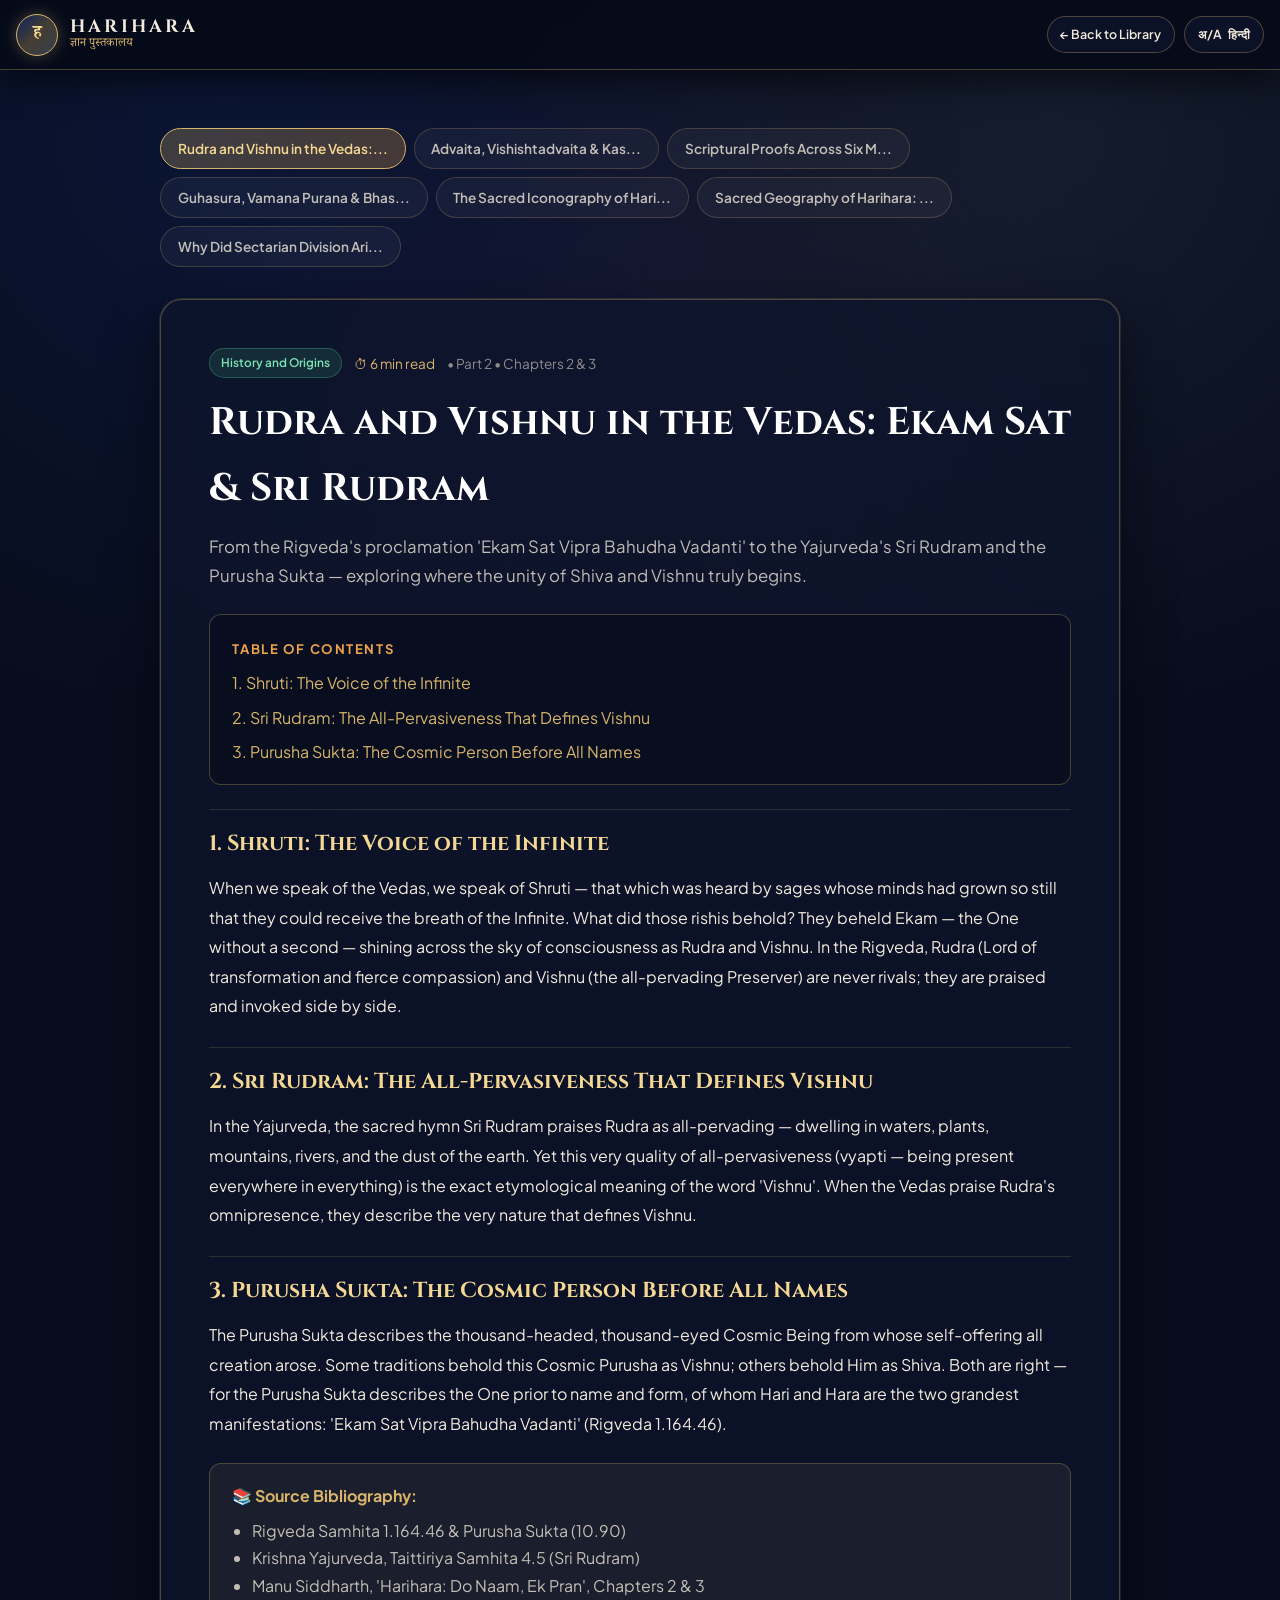
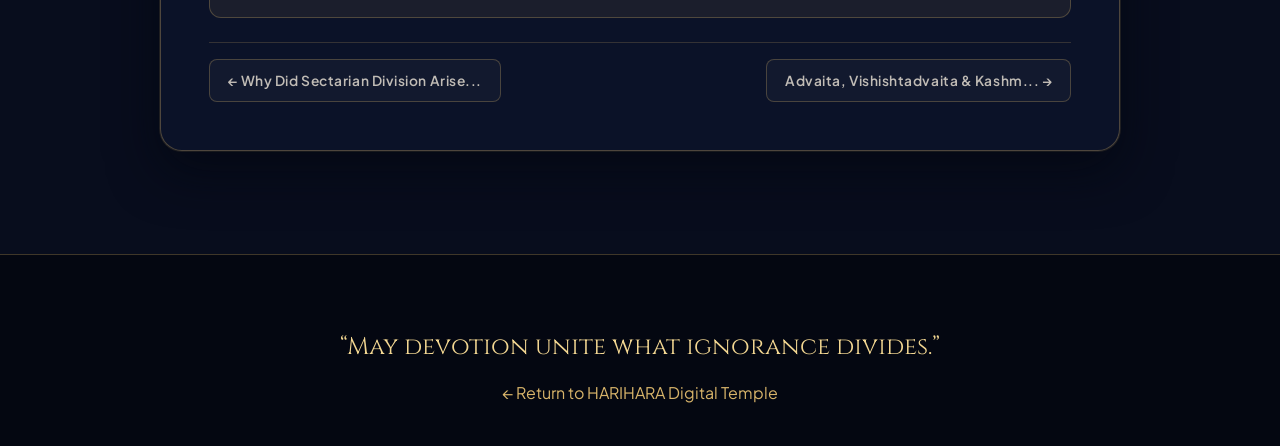
<file: pages/article.html>
<!DOCTYPE html>
<html lang="en">
<head>
  <meta charset="UTF-8" />
  <meta name="viewport" content="width=device-width, initial-scale=1.0" />
  <title>Harihara Knowledge Library — Article Reader | HARIHARA</title>
  <meta name="description" content="In-depth scholarly and devotional articles from the Harihara Knowledge Library." />
  <link rel="preconnect" href="https://fonts.googleapis.com" />
  <link rel="preconnect" href="https://fonts.gstatic.com" crossorigin />
  <link href="https://fonts.googleapis.com/css2?family=Cinzel:wght@500;600;700&amp;family=Noto+Sans+Devanagari:wght@400;500;600;700&amp;family=Noto+Serif+Devanagari:wght@500;600;700&amp;family=Plus+Jakarta+Sans:wght@400;500;600;700&amp;display=swap" rel="stylesheet" />
  <link rel="stylesheet" href="../assets/css/main.css" />
  <link rel="stylesheet" href="../assets/css/animations.css" />
  <link rel="stylesheet" href="../assets/css/responsive.css" />
</head>
<body data-lang="en">
  <header class="site-header is-scrolled">
    <div class="site-header__inner">
      <a href="../index.html" class="brand">
        <span class="brand__emblem" lang="sa">ह</span>
        <span class="brand__text">
          <span class="brand__title">HARIHARA</span>
          <span class="brand__sub" lang="sa">ज्ञान पुस्तकालय</span>
        </span>
      </a>
      <div class="header-controls">
        <a href="../index.html#knowledge-library" class="control-pill">← Back to Library</a>
        <button type="button" id="page-lang-btn" class="control-pill">अ/A <span id="page-lang-label">हिन्दी</span></button>
      </div>
    </div>
  </header>

  <main class="section" style="padding-top:calc(var(--header-height) + 3rem);">
    <div class="container--narrow">
      <div id="article-switcher" class="filter-pills" style="margin-bottom:2rem;"></div>
      <article id="article-reader-root" class="story-stage" style="padding:clamp(1.75rem,4vw,3rem);"></article>
    </div>
  </main>

  <footer class="site-footer">
    <div class="container" style="text-align:center;">
      <p class="footer-closing__quote">“May devotion unite what ignorance divides.”</p>
      <p style="margin-top:0.75rem;"><a href="../index.html">← Return to HARIHARA Digital Temple</a></p>
    </div>
  </footer>

  <script defer src="../assets/js/i18n.js"></script>
  <script defer src="../assets/js/content.js"></script>
  <script>
    window.addEventListener('DOMContentLoaded', async function () {
      const { getLang, setLang, toggleLang, onLangChange, pickLang } = window.HARIHARA.i18n;
      setLang(getLang());

      const langBtn = document.getElementById('page-lang-btn');
      const langLabel = document.getElementById('page-lang-label');
      const updateLangLabel = () => {
        if (langLabel) langLabel.textContent = getLang() === 'en' ? 'हिन्दी' : 'English';
      };
      updateLangLabel();

      if (langBtn) {
        langBtn.addEventListener('click', () => {
          toggleLang();
          updateLangLabel();
        });
      }

      const data = await window.HARIHARA.loadAllContent('../');
      const articles = data.articles || [];
      const params = new URLSearchParams(window.location.search);
      let currentId = params.get('id') || (articles[0] && articles[0].id);

      function renderPage() {
        const lang = getLang();
        const idx = articles.findIndex((a) => a.id === currentId);
        const art = idx >= 0 ? articles[idx] : articles[0];
        if (!art) return;

        const prevArt = articles[(articles.indexOf(art) - 1 + articles.length) % articles.length];
        const nextArt = articles[(articles.indexOf(art) + 1) % articles.length];

        document.title = `${pickLang(art.title)} — HARIHARA Library`;

        const switcher = document.getElementById('article-switcher');
        if (switcher) {
          switcher.innerHTML = articles
            .map(
              (a) => `
              <button type="button" class="filter-pill ${a.id === art.id ? 'is-active' : ''}" data-aid="${a.id}">
                ${pickLang(a.title).slice(0, 30)}...
              </button>
            `
            )
            .join('');

          switcher.querySelectorAll('[data-aid]').forEach((b) => {
            b.addEventListener('click', () => {
              currentId = b.getAttribute('data-aid');
              try { history.replaceState(null, '', `?id=${currentId}`); } catch (_) {}
              renderPage();
            });
          });
        }

        const root = document.getElementById('article-reader-root');
        root.innerHTML = `
          <div style="display:grid; gap:1.5rem;">
            <div>
              <div style="display:flex; flex-wrap:wrap; gap:0.75rem; align-items:center; margin-bottom:0.75rem;">
                <span class="verified-badge">${pickLang(art.categoryLabel)}</span>
                <span style="font-size:0.85rem; color:var(--divine-gold);">⏱ ${art.readingTime}</span>
                <span style="font-size:0.85rem; color:var(--temple-ivory-subtle);">• ${art.manuscriptRef}</span>
              </div>
              <h1 style="font-family:var(--font-heading); font-size:clamp(1.6rem,3vw,2.4rem); color:#FFF; margin-bottom:0.75rem;">
                ${pickLang(art.title)}
              </h1>
              <p style="font-size:1.05rem; color:var(--temple-ivory-muted);">${pickLang(art.summary)}</p>
            </div>

            <div style="padding:1.15rem 1.4rem; border-radius:12px; background:rgba(8,13,29,0.78); border:1px solid rgba(216,180,106,0.3);">
              <strong style="font-size:0.82rem; text-transform:uppercase; letter-spacing:0.12em; color:var(--sacred-saffron);">
                ${lang === 'hi' ? 'विषय-सूची (Table of Contents)' : 'Table of Contents'}
              </strong>
              <ul style="list-style:none; display:grid; gap:0.45rem; margin-top:0.55rem;">
                ${(art.sections || [])
                  .map((s, i) => `<li><a href="#sec-${i}">${pickLang(s.heading)}</a></li>`)
                  .join('')}
              </ul>
            </div>

            <div style="display:grid; gap:1.65rem;">
              ${(art.sections || [])
                .map(
                  (s, i) => `
                <section id="sec-${i}" style="padding-top:1rem; border-top:1px solid rgba(216,180,106,0.16);">
                  <h2 style="font-family:var(--font-heading); font-size:1.35rem; color:var(--divine-gold-bright); margin-bottom:0.65rem;">
                    ${pickLang(s.heading)}
                  </h2>
                  <p style="color:var(--temple-ivory); line-height:1.85;">${pickLang(s.body)}</p>
                </section>
              `
                )
                .join('')}
            </div>

            <div style="padding:1.15rem 1.4rem; border-radius:12px; background:rgba(216,180,106,0.08); border:1px solid rgba(216,180,106,0.28);">
              <strong style="color:var(--divine-gold);">📚 ${lang === 'hi' ? 'संदर्भ ग्रंथ सूची:' : 'Source Bibliography:'}</strong>
              <ul style="margin-top:0.5rem; padding-left:1.25rem; color:var(--temple-ivory-muted);">
                ${(art.bibliography || []).map((b) => `<li>${b}</li>`).join('')}
              </ul>
            </div>

            <div style="display:flex; flex-wrap:wrap; justify-content:space-between; gap:1rem; padding-top:1rem; border-top:1px solid rgba(216,180,106,0.2);">
              <button type="button" class="btn btn--ghost" id="prev-art-btn">← ${pickLang(prevArt.title).slice(0, 32)}...</button>
              <button type="button" class="btn btn--ghost" id="next-art-btn">${pickLang(nextArt.title).slice(0, 32)}... →</button>
            </div>
          </div>
        `;

        document.getElementById('prev-art-btn')?.addEventListener('click', () => {
          currentId = prevArt.id;
          try { history.replaceState(null, '', `?id=${currentId}`); } catch (_) {}
          renderPage();
          window.scrollTo({ top: 0, behavior: 'smooth' });
        });

        document.getElementById('next-art-btn')?.addEventListener('click', () => {
          currentId = nextArt.id;
          try { history.replaceState(null, '', `?id=${currentId}`); } catch (_) {}
          renderPage();
          window.scrollTo({ top: 0, behavior: 'smooth' });
        });
      }

      renderPage();
      onLangChange(renderPage);
    });
  </script>
</body>
</html>
</file>
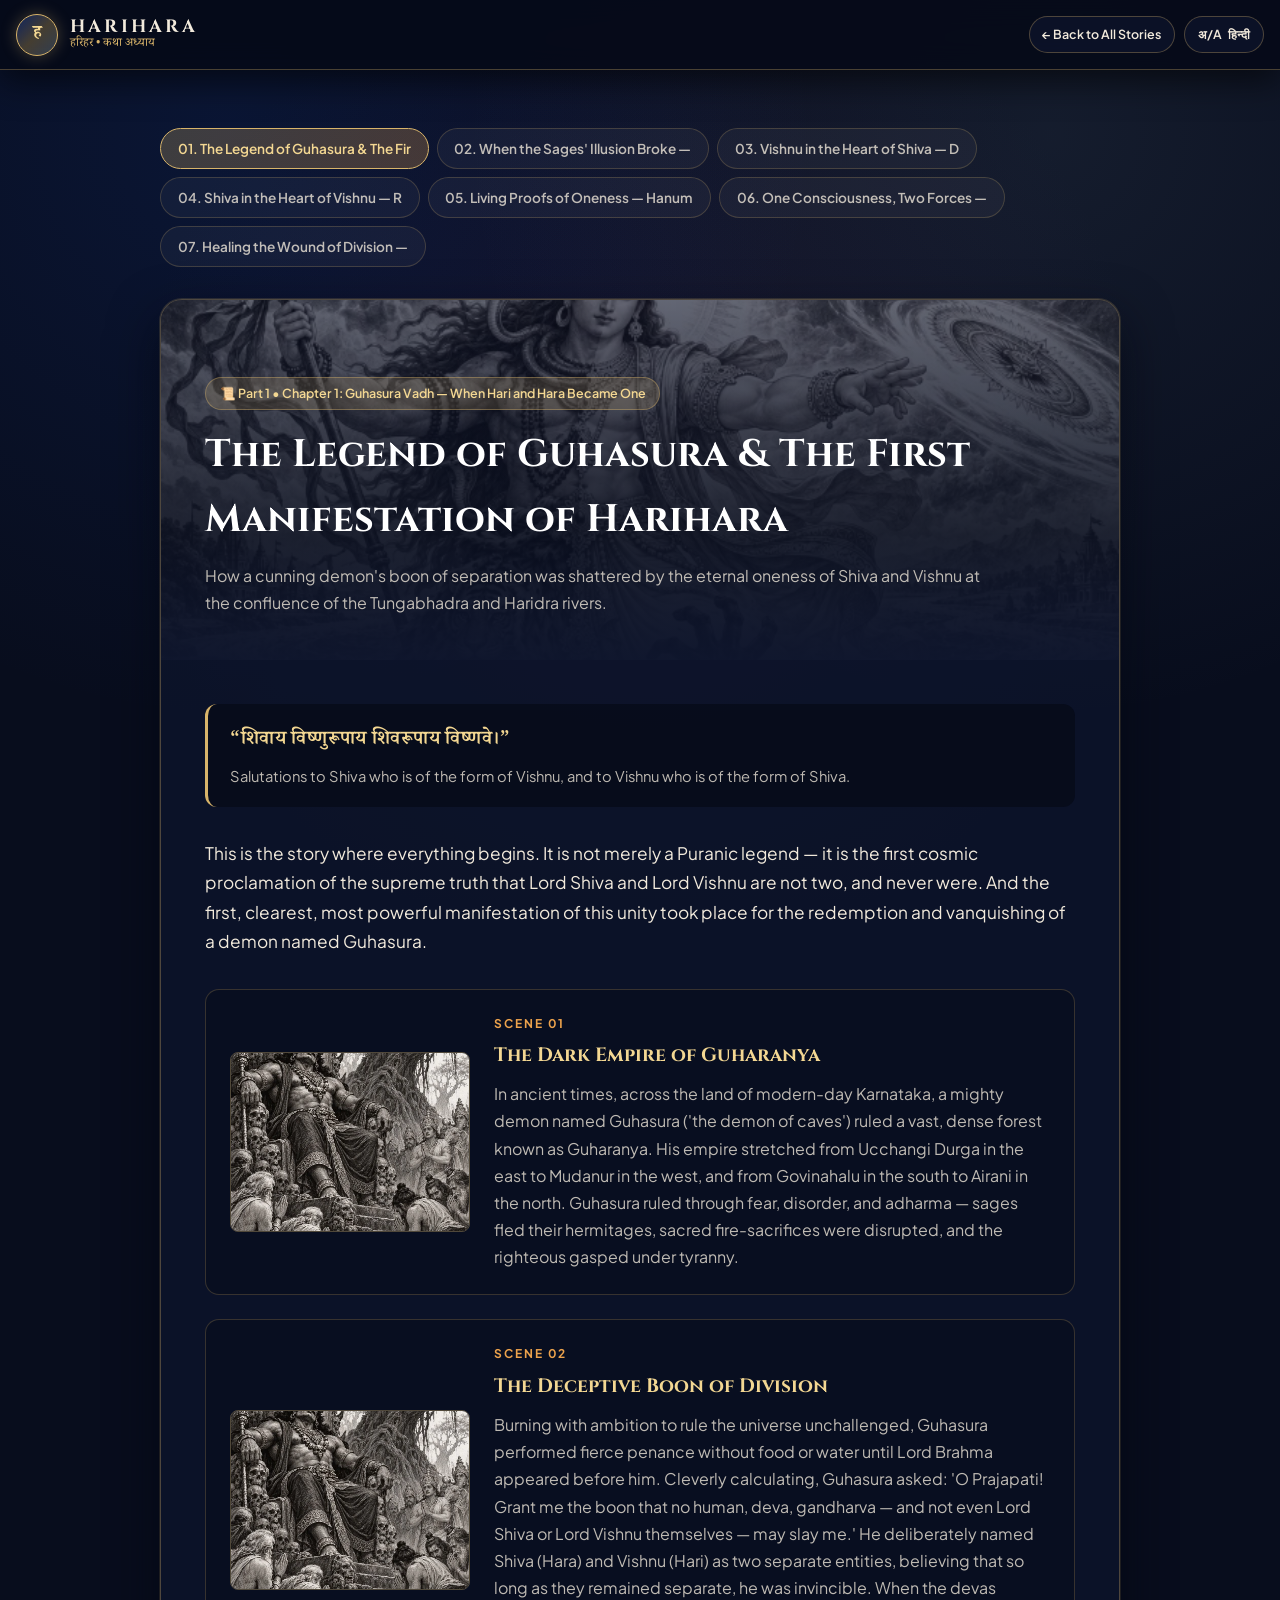
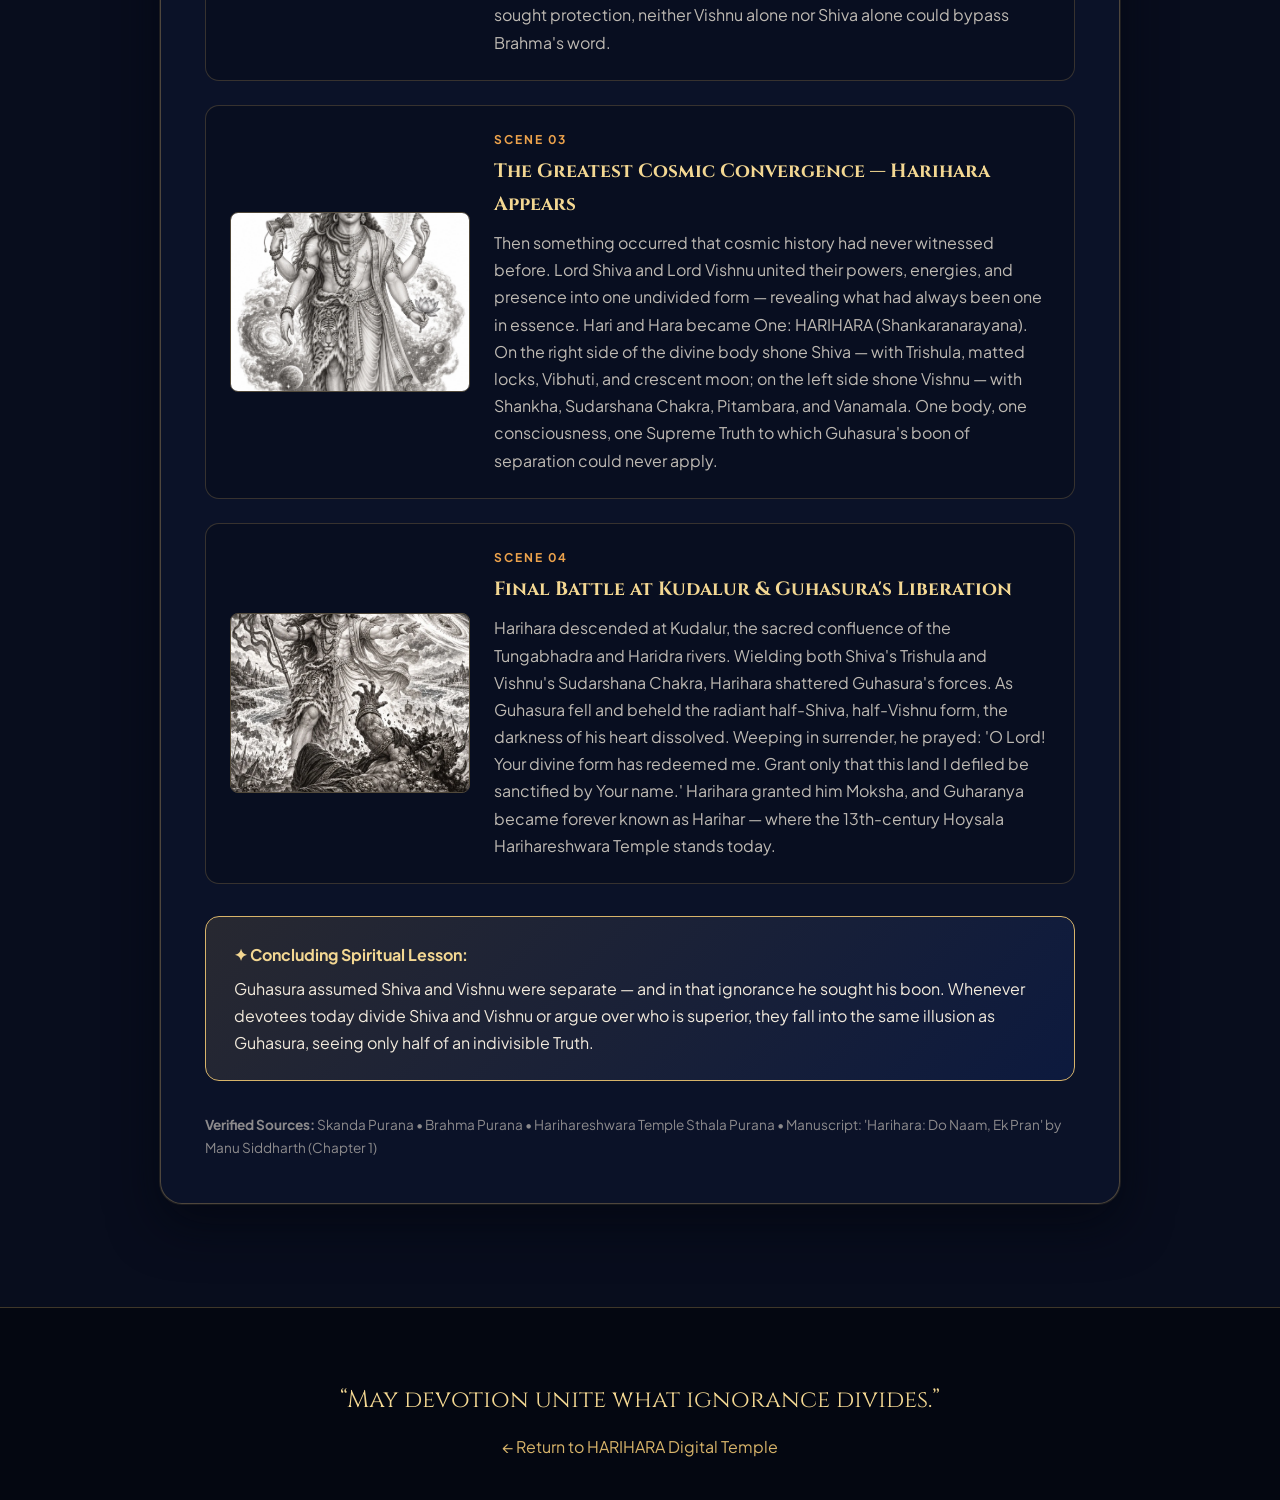
<file: pages/story.html>
<!DOCTYPE html>
<html lang="en">
<head>
  <meta charset="UTF-8" />
  <meta name="viewport" content="width=device-width, initial-scale=1.0" />
  <title>Sacred Stories of Harihara — Manuscript Chapter Reader | HARIHARA</title>
  <meta name="description" content="Read full chapters and sacred Puranic narratives from 'Harihara: Do Naam, Ek Pran' by Manu Siddharth." />
  <link rel="preconnect" href="https://fonts.googleapis.com" />
  <link rel="preconnect" href="https://fonts.gstatic.com" crossorigin />
  <link href="https://fonts.googleapis.com/css2?family=Cinzel:wght@500;600;700&amp;family=Noto+Sans+Devanagari:wght@400;500;600;700&amp;family=Noto+Serif+Devanagari:wght@500;600;700&amp;family=Plus+Jakarta+Sans:wght@400;500;600;700&amp;display=swap" rel="stylesheet" />
  <link rel="stylesheet" href="../assets/css/main.css" />
  <link rel="stylesheet" href="../assets/css/animations.css" />
  <link rel="stylesheet" href="../assets/css/responsive.css" />
</head>
<body data-lang="en">
  <header class="site-header is-scrolled">
    <div class="site-header__inner">
      <a href="../index.html" class="brand">
        <span class="brand__emblem" lang="sa">ह</span>
        <span class="brand__text">
          <span class="brand__title">HARIHARA</span>
          <span class="brand__sub" lang="sa">हरिहर • कथा अध्याय</span>
        </span>
      </a>
      <div class="header-controls">
        <a href="../index.html#divine-stories" class="control-pill">← Back to All Stories</a>
        <button type="button" id="page-lang-btn" class="control-pill">अ/A <span id="page-lang-label">हिन्दी</span></button>
      </div>
    </div>
  </header>

  <main class="section" style="padding-top:calc(var(--header-height) + 3rem);">
    <div class="container--narrow">
      <div id="story-switcher" class="filter-pills" style="margin-bottom:2rem;"></div>
      <article id="story-reader-root" class="story-stage"></article>
    </div>
  </main>

  <footer class="site-footer">
    <div class="container" style="text-align:center;">
      <p class="footer-closing__quote">“May devotion unite what ignorance divides.”</p>
      <p style="margin-top:0.75rem;"><a href="../index.html">← Return to HARIHARA Digital Temple</a></p>
    </div>
  </footer>

  <script defer src="../assets/js/i18n.js"></script>
  <script defer src="../assets/js/content.js"></script>
  <script>
    window.addEventListener('DOMContentLoaded', async function () {
      const { getLang, setLang, toggleLang, onLangChange, pickLang } = window.HARIHARA.i18n;
      setLang(getLang());

      const langBtn = document.getElementById('page-lang-btn');
      const langLabel = document.getElementById('page-lang-label');
      const updateLangLabel = () => {
        if (langLabel) langLabel.textContent = getLang() === 'en' ? 'हिन्दी' : 'English';
      };
      updateLangLabel();

      if (langBtn) {
        langBtn.addEventListener('click', () => {
          toggleLang();
          updateLangLabel();
        });
      }

      const data = await window.HARIHARA.loadAllContent('../');
      const stories = data.stories || [];
      const params = new URLSearchParams(window.location.search);
      let currentId = params.get('id') || (stories[0] && stories[0].id);

      function fixPath(p) {
        if (!p) return '';
        return p.startsWith('http') || p.startsWith('../') ? p : `../${p}`;
      }

      function renderPage() {
        const lang = getLang();
        const story = stories.find((s) => s.id === currentId) || stories[0];
        if (!story) return;

        document.title = `${pickLang(story.title)} — HARIHARA`;

        const switcher = document.getElementById('story-switcher');
        if (switcher) {
          switcher.innerHTML = stories
            .map(
              (s) => `
              <button type="button" class="filter-pill ${s.id === story.id ? 'is-active' : ''}" data-sid="${s.id}">
                ${s.number}. ${pickLang(s.title).slice(0, 32)}
              </button>
            `
            )
            .join('');

          switcher.querySelectorAll('[data-sid]').forEach((b) => {
            b.addEventListener('click', () => {
              currentId = b.getAttribute('data-sid');
              try { history.replaceState(null, '', `?id=${currentId}`); } catch (_) {}
              renderPage();
            });
          });
        }

        const root = document.getElementById('story-reader-root');
        root.innerHTML = `
          <div class="story-stage__hero">
            <img src="${fixPath(story.coverImage)}" alt="${pickLang(story.title)}" class="story-stage__hero-img" />
            <div class="story-stage__hero-overlay"></div>
            <div class="story-stage__hero-content">
              <span class="story-stage__chapter-badge">📜 ${pickLang(story.manuscriptChapter)}</span>
              <h1 class="story-stage__title">${pickLang(story.title)}</h1>
              <p style="color:var(--temple-ivory-muted);">${pickLang(story.subtitle)}</p>
            </div>
          </div>
          <div class="story-stage__body">
            <div style="padding:1.15rem 1.4rem; border-radius:12px; background:rgba(6,10,23,0.75); border-left:3px solid var(--divine-gold);">
              <p class="sanskrit-text" lang="sa" style="font-size:1.22rem; color:var(--divine-gold-bright); font-weight:600;">
                “${story.sanskritQuote.verse}”
              </p>
              <p style="font-size:0.92rem; color:var(--temple-ivory-muted); margin-top:0.3rem;">
                ${lang === 'hi' ? story.sanskritQuote.meaningHi : story.sanskritQuote.meaningEn}
              </p>
            </div>
            <p style="font-size:1.08rem; color:var(--temple-ivory);">${pickLang(story.introduction)}</p>
            <div class="story-scenes">
              ${(story.scenes || [])
                .map(
                  (sc) => `
                <div class="story-scene">
                  <div class="story-scene__img-wrap">
                    <img src="${fixPath(sc.image)}" alt="${pickLang(sc.title)}" class="story-scene__img" />
                  </div>
                  <div>
                    <div class="story-scene__num">${lang === 'hi' ? `दृश्य ${sc.sceneNumber}` : `Scene 0${sc.sceneNumber}`}</div>
                    <h2 class="story-scene__title">${pickLang(sc.title)}</h2>
                    <p style="color:var(--temple-ivory-muted);">${pickLang(sc.narrative)}</p>
                  </div>
                </div>
              `
                )
                .join('')}
            </div>
            <div class="story-lesson-box">
              <strong style="display:block; color:var(--divine-gold-bright); margin-bottom:0.4rem;">
                ✦ ${lang === 'hi' ? 'आध्यात्मिक संदेश:' : 'Concluding Spiritual Lesson:'}
              </strong>
              <p>${pickLang(story.spiritualLesson)}</p>
            </div>
            <div style="font-size:0.85rem; color:var(--temple-ivory-subtle);">
              <strong>${lang === 'hi' ? 'स्रोत:' : 'Verified Sources:'}</strong> ${(story.sources || []).join(' • ')}
            </div>
          </div>
        `;
      }

      renderPage();
      onLangChange(renderPage);
    });
  </script>
</body>
</html>
</file>
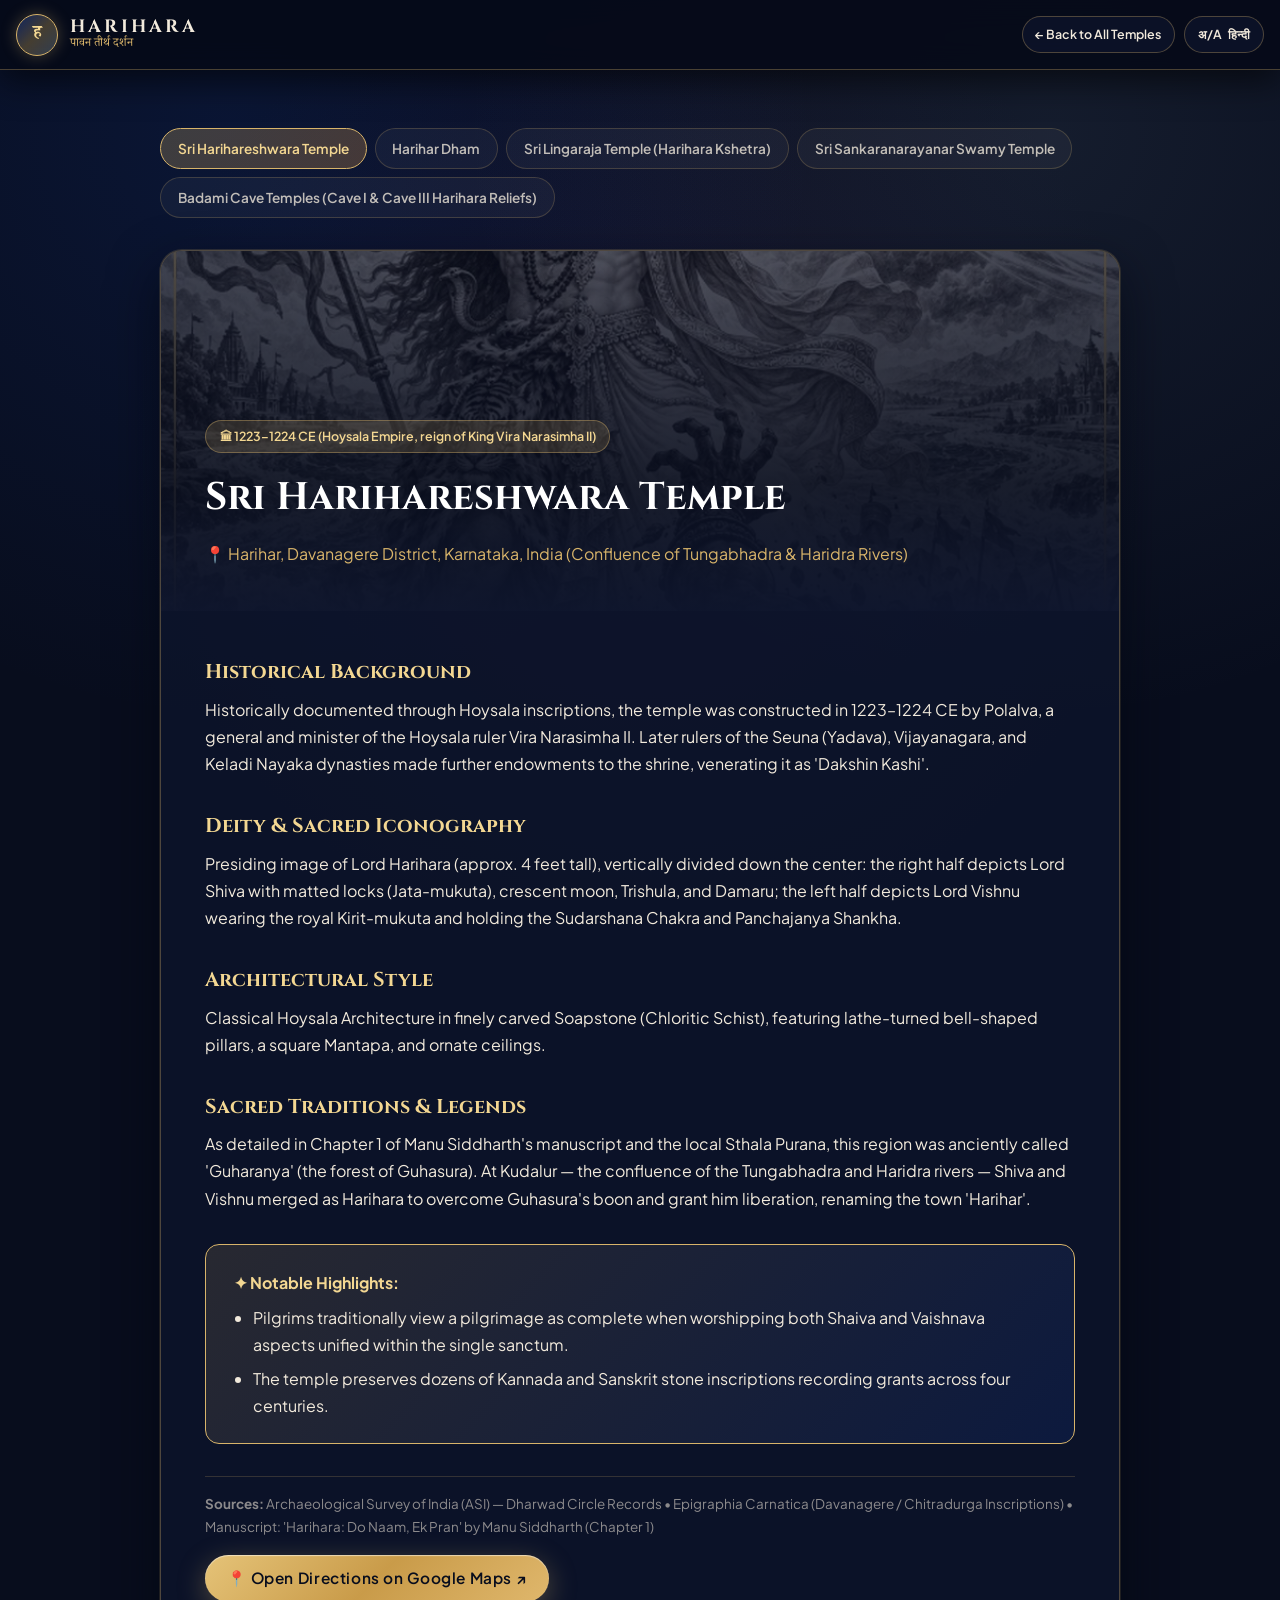
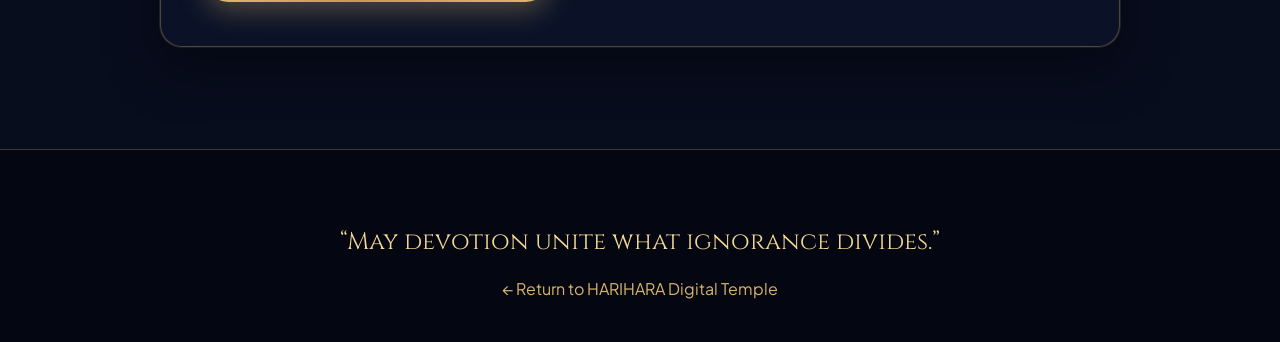
<file: pages/temple.html>
<!DOCTYPE html>
<html lang="en">
<head>
  <meta charset="UTF-8" />
  <meta name="viewport" content="width=device-width, initial-scale=1.0" />
  <title>Sacred Temples of Harihara — Shrine Explorer | HARIHARA</title>
  <meta name="description" content="Explore historic temples and sacred places dedicated to Lord Harihara across India." />
  <link rel="preconnect" href="https://fonts.googleapis.com" />
  <link rel="preconnect" href="https://fonts.gstatic.com" crossorigin />
  <link href="https://fonts.googleapis.com/css2?family=Cinzel:wght@500;600;700&amp;family=Noto+Sans+Devanagari:wght@400;500;600;700&amp;family=Noto+Serif+Devanagari:wght@500;600;700&amp;family=Plus+Jakarta+Sans:wght@400;500;600;700&amp;display=swap" rel="stylesheet" />
  <link rel="stylesheet" href="../assets/css/main.css" />
  <link rel="stylesheet" href="../assets/css/animations.css" />
  <link rel="stylesheet" href="../assets/css/responsive.css" />
</head>
<body data-lang="en">
  <header class="site-header is-scrolled">
    <div class="site-header__inner">
      <a href="../index.html" class="brand">
        <span class="brand__emblem" lang="sa">ह</span>
        <span class="brand__text">
          <span class="brand__title">HARIHARA</span>
          <span class="brand__sub" lang="sa">पावन तीर्थ दर्शन</span>
        </span>
      </a>
      <div class="header-controls">
        <a href="../index.html#sacred-temples" class="control-pill">← Back to All Temples</a>
        <button type="button" id="page-lang-btn" class="control-pill">अ/A <span id="page-lang-label">हिन्दी</span></button>
      </div>
    </div>
  </header>

  <main class="section" style="padding-top:calc(var(--header-height) + 3rem);">
    <div class="container--narrow">
      <div id="temple-switcher" class="filter-pills" style="margin-bottom:2rem;"></div>
      <article id="temple-reader-root" class="story-stage"></article>
    </div>
  </main>

  <footer class="site-footer">
    <div class="container" style="text-align:center;">
      <p class="footer-closing__quote">“May devotion unite what ignorance divides.”</p>
      <p style="margin-top:0.75rem;"><a href="../index.html">← Return to HARIHARA Digital Temple</a></p>
    </div>
  </footer>

  <script defer src="../assets/js/i18n.js"></script>
  <script defer src="../assets/js/content.js"></script>
  <script>
    window.addEventListener('DOMContentLoaded', async function () {
      const { getLang, setLang, toggleLang, onLangChange, pickLang } = window.HARIHARA.i18n;
      setLang(getLang());

      const langBtn = document.getElementById('page-lang-btn');
      const langLabel = document.getElementById('page-lang-label');
      const updateLangLabel = () => {
        if (langLabel) langLabel.textContent = getLang() === 'en' ? 'हिन्दी' : 'English';
      };
      updateLangLabel();

      if (langBtn) {
        langBtn.addEventListener('click', () => {
          toggleLang();
          updateLangLabel();
        });
      }

      const data = await window.HARIHARA.loadAllContent('../');
      const temples = data.temples || [];
      const params = new URLSearchParams(window.location.search);
      let currentId = params.get('id') || (temples[0] && temples[0].id);

      function fixPath(p) {
        if (!p) return '';
        return p.startsWith('http') || p.startsWith('../') ? p : `../${p}`;
      }

      function renderPage() {
        const lang = getLang();
        const tp = temples.find((t) => t.id === currentId) || temples[0];
        if (!tp) return;

        document.title = `${pickLang(tp.name)} — HARIHARA Sacred Places`;

        const switcher = document.getElementById('temple-switcher');
        if (switcher) {
          switcher.innerHTML = temples
            .map(
              (t) => `
              <button type="button" class="filter-pill ${t.id === tp.id ? 'is-active' : ''}" data-tid="${t.id}">
                ${pickLang(t.name)}
              </button>
            `
            )
            .join('');

          switcher.querySelectorAll('[data-tid]').forEach((b) => {
            b.addEventListener('click', () => {
              currentId = b.getAttribute('data-tid');
              try { history.replaceState(null, '', `?id=${currentId}`); } catch (_) {}
              renderPage();
            });
          });
        }

        const root = document.getElementById('temple-reader-root');
        root.innerHTML = `
          <div class="story-stage__hero">
            <img src="${fixPath(tp.image)}" alt="${pickLang(tp.name)}" class="story-stage__hero-img" />
            <div class="story-stage__hero-overlay"></div>
            <div class="story-stage__hero-content">
              <span class="story-stage__chapter-badge">🏛 ${pickLang(tp.period)}</span>
              <h1 class="story-stage__title">${pickLang(tp.name)}</h1>
              <p style="color:var(--divine-gold);">📍 ${pickLang(tp.location)}</p>
            </div>
          </div>

          <div class="story-stage__body">
            <div>
              <h2 style="font-family:var(--font-heading); font-size:1.25rem; color:var(--divine-gold-bright); margin-bottom:0.4rem;">
                ${lang === 'hi' ? 'ऐतिहासिक पृष्ठभूमि (Historical Background)' : 'Historical Background'}
              </h2>
              <p style="color:var(--temple-ivory);">${pickLang(tp.historicalBackground)}</p>
            </div>

            <div>
              <h2 style="font-family:var(--font-heading); font-size:1.25rem; color:var(--divine-gold-bright); margin-bottom:0.4rem;">
                ${lang === 'hi' ? 'आराध्य स्वरूप एवं प्रतिमा विज्ञान (Deity & Iconography)' : 'Deity & Sacred Iconography'}
              </h2>
              <p style="color:var(--temple-ivory);">${pickLang(tp.deityAndIconography)}</p>
            </div>

            <div>
              <h2 style="font-family:var(--font-heading); font-size:1.25rem; color:var(--divine-gold-bright); margin-bottom:0.4rem;">
                ${lang === 'hi' ? 'स्थापत्य कला (Architectural Style)' : 'Architectural Style'}
              </h2>
              <p style="color:var(--temple-ivory);">${pickLang(tp.architecture)}</p>
            </div>

            <div>
              <h2 style="font-family:var(--font-heading); font-size:1.25rem; color:var(--divine-gold-bright); margin-bottom:0.4rem;">
                ${lang === 'hi' ? 'पवित्र परंपराएँ एवं स्थल पुराण (Sacred Traditions)' : 'Sacred Traditions & Legends'}
              </h2>
              <p style="color:var(--temple-ivory);">${pickLang(tp.sacredTraditions)}</p>
            </div>

            <div class="story-lesson-box">
              <strong style="display:block; color:var(--divine-gold-bright); margin-bottom:0.5rem;">
                ✦ ${lang === 'hi' ? 'महत्वपूर्ण तथ्य:' : 'Notable Highlights:'}
              </strong>
              <ul style="padding-left:1.2rem; display:grid; gap:0.4rem;">
                ${(tp.interestingFacts || []).map((f) => `<li>${pickLang(f)}</li>`).join('')}
              </ul>
            </div>

            <div style="display:flex; flex-wrap:wrap; justify-content:space-between; align-items:center; gap:1rem; padding-top:1rem; border-top:1px solid rgba(216,180,106,0.2);">
              <div style="font-size:0.84rem; color:var(--temple-ivory-subtle);">
                <strong>${lang === 'hi' ? 'संदर्भ:' : 'Sources:'}</strong> ${(tp.sources || []).join(' • ')}
              </div>
              <a href="${tp.mapUrl}" target="_blank" rel="noopener noreferrer" class="btn btn--primary" style="padding:0.65rem 1.4rem;">
                📍 ${lang === 'hi' ? 'गूगल मानचित्र पर मार्ग देखें ↗' : 'Open Directions on Google Maps ↗'}
              </a>
            </div>
          </div>
        `;
      }

      renderPage();
      onLangChange(renderPage);
    });
  </script>
</body>
</html>
</file>
<file: assets/css/main.css>
/* ==========================================================================
   HARIHARA — TWO FORMS, ONE DIVINE CONSCIOUSNESS
   Master Design System & Core Stylesheet (main.css)
   Pure HTML5 / Advanced CSS3 / Vanilla ES6+
   ========================================================================== */

:root {
  /* Sacred Color Palette */
  --bg-cosmic-navy: #080D1D;
  --bg-cosmic-deep: #050813;
  --bg-temple-card: rgba(14, 21, 44, 0.78);
  --bg-temple-elevated: rgba(22, 31, 62, 0.88);
  --shiva-blue-grey: #718BA3;
  --shiva-silver-glow: rgba(113, 139, 163, 0.35);
  --vishnu-royal-blue: #194BC4;
  --vishnu-blue-glow: rgba(25, 75, 196, 0.4);
  --divine-gold: #D8B46A;
  --divine-gold-bright: #F3D792;
  --divine-gold-dim: rgba(216, 180, 106, 0.25);
  --divine-gold-border: rgba(216, 180, 106, 0.32);
  --sacred-saffron: #ECA24C;
  --temple-ivory: #F2EADC;
  --temple-ivory-muted: rgba(242, 234, 220, 0.78);
  --temple-ivory-subtle: rgba(242, 234, 220, 0.56);
  --cosmic-violet: #34234D;
  --success-emerald: #46B886;
  --error-crimson: #E06C75;

  /* Typography */
  --font-heading: 'Cinzel', 'Marcellus', Georgia, 'Times New Roman', serif;
  --font-sanskrit: 'Noto Serif Devanagari', 'Mangal', 'Siddhanta', serif;
  --font-hindi: 'Noto Sans Devanagari', 'Noto Serif Devanagari', sans-serif;
  --font-body: 'Plus Jakarta Sans', 'Inter', -apple-system, BlinkMacSystemFont, 'Segoe UI', Roboto, sans-serif;

  /* Layout & Spacing */
  --container-max: 1320px;
  --container-narrow: 960px;
  --header-height: 80px;
  --radius-sm: 8px;
  --radius-md: 14px;
  --radius-lg: 22px;
  --radius-xl: 32px;

  /* Motion & Easing Tokens */
  --ease-sacred: cubic-bezier(0.22, 1, 0.36, 1);
  --ease-temple-doors: cubic-bezier(0.65, 0, 0.25, 1);
  --ease-soft: cubic-bezier(0.4, 0, 0.2, 1);
  --duration-fast: 240ms;
  --duration-normal: 480ms;
  --duration-slow: 900ms;
  --duration-doors: 1850ms;

  /* Shadows & Illumination */
  --shadow-card: 0 20px 50px rgba(3, 6, 16, 0.65), 0 0 0 1px rgba(216, 180, 106, 0.18);
  --shadow-gold-glow: 0 0 35px rgba(216, 180, 106, 0.28), 0 12px 40px rgba(0, 0, 0, 0.65);
  --shadow-unity: -15px 0 40px rgba(25, 75, 196, 0.22), 15px 0 40px rgba(113, 139, 163, 0.22);
}

/* ==========================================================================
   1. RESET & BASE STYLES
   ========================================================================== */
*,
*::before,
*::after {
  box-sizing: border-box;
  margin: 0;
  padding: 0;
}

html {
  scroll-behavior: smooth;
  font-size: 16px;
  background-color: var(--bg-cosmic-navy);
  color: var(--temple-ivory);
  -webkit-text-size-adjust: 100%;
}

body {
  font-family: var(--font-body);
  background-color: var(--bg-cosmic-navy);
  background-image:
    radial-gradient(circle at 18% 15%, rgba(25, 75, 196, 0.14) 0%, transparent 45%),
    radial-gradient(circle at 82% 15%, rgba(113, 139, 163, 0.12) 0%, transparent 45%),
    radial-gradient(circle at 50% 50%, rgba(52, 35, 77, 0.28) 0%, transparent 65%);
  background-attachment: fixed;
  color: var(--temple-ivory);
  line-height: 1.7;
  overflow-x: hidden;
  min-height: 100vh;
  selection-background-color: var(--divine-gold);
}

body[data-lang="hi"] {
  font-family: var(--font-hindi), var(--font-body);
  line-height: 1.82;
}

body.intro-locked,
body.modal-open {
  overflow: hidden;
}

::selection {
  background: rgba(216, 180, 106, 0.35);
  color: #fff;
}

img,
svg,
video {
  max-width: 100%;
  display: block;
}

a {
  color: var(--divine-gold);
  text-decoration: none;
  transition: color var(--duration-fast) var(--ease-soft);
}

a:hover {
  color: var(--divine-gold-bright);
}

button,
input,
select {
  font: inherit;
  color: inherit;
  background: none;
  border: none;
}

button {
  cursor: pointer;
}

/* Accessible Focus Ring */
:focus-visible {
  outline: 2px solid var(--divine-gold-bright);
  outline-offset: 3px;
  border-radius: 4px;
}

/* Skip to Content Link */
.skip-link {
  position: fixed;
  top: -100px;
  left: 1.5rem;
  z-index: 10000;
  background: var(--divine-gold);
  color: var(--bg-cosmic-deep);
  padding: 0.75rem 1.25rem;
  font-weight: 700;
  border-radius: var(--radius-sm);
  transition: top 0.2s ease;
}

.skip-link:focus {
  top: 1rem;
}

/* Screen Reader Only */
.sr-only {
  position: absolute;
  width: 1px;
  height: 1px;
  padding: 0;
  margin: -1px;
  overflow: hidden;
  clip: rect(0, 0, 0, 0);
  white-space: nowrap;
  border: 0;
}

/* ==========================================================================
   2. TYPOGRAPHY & REUSABLE SACRED UI TOKENS
   ========================================================================== */
.sanskrit-text {
  font-family: var(--font-sanskrit);
  letter-spacing: 0.02em;
  line-height: 1.85;
}

.hindi-text {
  font-family: var(--font-hindi);
  line-height: 1.8;
}

.container {
  width: min(100% - 2.5rem, var(--container-max));
  margin-inline: auto;
}

.container--narrow {
  width: min(100% - 2.5rem, var(--container-narrow));
  margin-inline: auto;
}

.section {
  position: relative;
  padding-block: clamp(4.5rem, 8vw, 7.5rem);
  z-index: 2;
}

.section--alt {
  background: linear-gradient(
    180deg,
    rgba(8, 13, 29, 0) 0%,
    rgba(16, 23, 48, 0.55) 18%,
    rgba(20, 26, 54, 0.55) 82%,
    rgba(8, 13, 29, 0) 100%
  );
}

.section__header {
  text-align: center;
  max-width: 820px;
  margin: 0 auto clamp(3rem, 5vw, 4.5rem);
}

.section__eyebrow {
  display: inline-flex;
  align-items: center;
  gap: 0.65rem;
  font-family: var(--font-heading);
  font-size: 0.82rem;
  text-transform: uppercase;
  letter-spacing: 0.24em;
  color: var(--divine-gold);
  padding: 0.4rem 1.1rem;
  border-radius: 999px;
  background: rgba(216, 180, 106, 0.09);
  border: 1px solid rgba(216, 180, 106, 0.28);
  margin-bottom: 1.15rem;
}

.section__title {
  font-family: var(--font-heading);
  font-size: clamp(2rem, 4.2vw, 3.35rem);
  font-weight: 600;
  line-height: 1.22;
  color: var(--temple-ivory);
  margin-bottom: 1rem;
  background: linear-gradient(135deg, #FFFFFF 0%, var(--temple-ivory) 45%, var(--divine-gold) 100%);
  -webkit-background-clip: text;
  -webkit-text-fill-color: transparent;
}

body[data-lang="hi"] .section__title {
  font-family: var(--font-sanskrit);
  line-height: 1.38;
}

.section__subtitle {
  font-size: clamp(1.02rem, 1.5vw, 1.2rem);
  color: var(--temple-ivory-muted);
  max-width: 68ch;
  margin-inline: auto;
}

/* Sacred Divider */
.sacred-divider {
  display: flex;
  align-items: center;
  justify-content: center;
  gap: 1.25rem;
  margin: 1.5rem auto 0;
  max-width: 340px;
  color: var(--divine-gold);
  opacity: 0.85;
}

.sacred-divider::before,
.sacred-divider::after {
  content: '';
  flex: 1;
  height: 1px;
  background: linear-gradient(90deg, transparent, var(--divine-gold), transparent);
}

/* Buttons */
.btn {
  display: inline-flex;
  align-items: center;
  justify-content: center;
  gap: 0.65rem;
  padding: 0.9rem 1.85rem;
  border-radius: 999px;
  font-weight: 600;
  font-size: 0.96rem;
  letter-spacing: 0.04em;
  transition:
    transform var(--duration-fast) var(--ease-sacred),
    box-shadow var(--duration-fast) var(--ease-sacred),
    background var(--duration-fast) var(--ease-sacred),
    border-color var(--duration-fast) var(--ease-sacred);
  position: relative;
  overflow: hidden;
}

.btn--primary {
  background: linear-gradient(135deg, #E5C378 0%, #C99B49 50%, #DFB76C 100%);
  color: #080D1D;
  box-shadow: 0 8px 28px rgba(216, 180, 106, 0.35), inset 0 1px 1px rgba(255, 255, 255, 0.55);
}

.btn--primary:hover {
  transform: translateY(-2px);
  box-shadow: 0 12px 36px rgba(216, 180, 106, 0.55), inset 0 1px 2px rgba(255, 255, 255, 0.75);
  color: #050813;
}

.btn--secondary {
  background: rgba(14, 21, 44, 0.72);
  color: var(--temple-ivory);
  border: 1px solid rgba(216, 180, 106, 0.48);
  backdrop-filter: blur(10px);
}

.btn--secondary:hover {
  transform: translateY(-2px);
  border-color: var(--divine-gold-bright);
  background: rgba(216, 180, 106, 0.14);
  box-shadow: 0 8px 26px rgba(216, 180, 106, 0.2);
}

.btn--ghost {
  padding: 0.55rem 1.1rem;
  border-radius: var(--radius-sm);
  border: 1px solid rgba(216, 180, 106, 0.28);
  background: rgba(255, 255, 255, 0.03);
  color: var(--temple-ivory-muted);
  font-size: 0.86rem;
}

.btn--ghost:hover {
  border-color: var(--divine-gold);
  color: var(--divine-gold-bright);
  background: rgba(216, 180, 106, 0.1);
}

/* ==========================================================================
   3. SIGNATURE CINEMATIC OPENING EXPERIENCE (SECTION 4)
   ========================================================================== */
.divine-intro {
  position: fixed;
  inset: 0;
  width: 100vw;
  height: 100vh;
  height: 100dvh;
  z-index: 9000;
  display: flex;
  align-items: center;
  justify-content: center;
  perspective: 1800px;
  overflow: hidden;
  user-select: none;
  background: #040711;
  transition: visibility 0.4s ease, opacity 0.4s ease;
}

.divine-intro.is-hidden {
  opacity: 0;
  visibility: hidden;
  pointer-events: none;
}

/* The 3D Stage holding the two halves of bg_cover.png */
.divine-intro__stage {
  position: absolute;
  inset: 0;
  width: 100%;
  height: 100%;
  transform-style: preserve-3d;
  cursor: pointer;
}

/* Left (Vishnu) and Right (Shiva) Panels — Clipped at exact 50% seam */
.divine-intro__door {
  position: absolute;
  inset: 0;
  width: 100%;
  height: 100%;
  will-change: transform, filter, opacity;
  transition:
    transform var(--duration-doors) var(--ease-temple-doors),
    filter var(--duration-doors) var(--ease-temple-doors),
    opacity 0.55s ease 1.45s;
}

.divine-intro__door-image {
  position: absolute;
  inset: 0;
  width: 100%;
  height: 100%;
  background-image: image-set(
    url('../images/harihara-cover.webp') type('image/webp'),
    url('../../images/bg_cover.png') type('image/png')
  );
  background-image: url('../../images/bg_cover.png');
  background-size: cover;
  background-position: center center;
  background-repeat: no-repeat;
  transform: scale(1.03);
  transition: transform 2.2s var(--ease-sacred), filter 1.2s ease;
}

.divine-intro.is-ready .divine-intro__door-image {
  transform: scale(1);
}

/* Left Panel = Lord Vishnu (0% to 50%) */
.divine-intro__door--left {
  clip-path: inset(0 50% 0 0);
  transform-origin: left center;
}

/* Right Panel = Lord Shiva (50% to 100%) */
.divine-intro__door--right {
  clip-path: inset(0 0 0 50%);
  transform-origin: right center;
}

/* Subtle vignettes & deity aura overlays on each door */
.divine-intro__door--left::after {
  content: '';
  position: absolute;
  inset: 0;
  background:
    linear-gradient(90deg, rgba(5, 9, 22, 0.52) 0%, rgba(25, 75, 196, 0.08) 35%, transparent 50%),
    linear-gradient(180deg, rgba(4, 7, 17, 0.38) 0%, transparent 28%, transparent 62%, rgba(4, 7, 17, 0.86) 100%);
  pointer-events: none;
}

.divine-intro__door--right::after {
  content: '';
  position: absolute;
  inset: 0;
  background:
    linear-gradient(270deg, rgba(5, 9, 22, 0.52) 0%, rgba(113, 139, 163, 0.08) 35%, transparent 50%),
    linear-gradient(180deg, rgba(4, 7, 17, 0.38) 0%, transparent 28%, transparent 62%, rgba(4, 7, 17, 0.86) 100%);
  pointer-events: none;
}

/* Golden Seam Edge on Each Door */
.divine-intro__door-edge {
  position: absolute;
  top: 0;
  bottom: 0;
  width: 3px;
  left: 50%;
  transform: translateX(-50%);
  background: linear-gradient(
    180deg,
    rgba(216, 180, 106, 0.2) 0%,
    #F8E2A6 25%,
    #FFFFFF 50%,
    #F8E2A6 75%,
    rgba(216, 180, 106, 0.2) 100%
  );
  box-shadow: 0 0 22px 4px rgba(243, 215, 146, 0.85), 0 0 50px 10px rgba(236, 162, 76, 0.45);
  z-index: 4;
}

/* Central Luminous Golden Line & Rays */
.divine-intro__seam {
  position: absolute;
  top: 0;
  bottom: 0;
  left: 50%;
  width: 4px;
  transform: translateX(-50%);
  z-index: 6;
  pointer-events: none;
  background: linear-gradient(
    180deg,
    transparent 0%,
    rgba(216, 180, 106, 0.85) 12%,
    #FFF7DF 50%,
    rgba(216, 180, 106, 0.85) 88%,
    transparent 100%
  );
  box-shadow:
    0 0 18px 3px rgba(243, 215, 146, 0.9),
    0 0 45px 12px rgba(216, 180, 106, 0.55),
    0 0 90px 24px rgba(236, 162, 76, 0.3);
  transition: all 0.6s var(--ease-sacred);
}

.divine-intro__rays {
  position: absolute;
  inset: 0;
  z-index: 5;
  pointer-events: none;
  opacity: 0;
  background: radial-gradient(
    ellipse 38% 85% at 50% 50%,
    rgba(255, 246, 214, 0.92) 0%,
    rgba(216, 180, 106, 0.48) 28%,
    rgba(25, 75, 196, 0.15) 60%,
    transparent 80%
  );
  transition: opacity 0.75s ease, transform 1.6s var(--ease-sacred);
}

/* Deity Half Labels on Cover */
.divine-intro__half-badge {
  position: absolute;
  top: 50%;
  transform: translateY(-50%);
  z-index: 7;
  pointer-events: none;
  display: flex;
  flex-direction: column;
  gap: 0.25rem;
  padding: 0.75rem 1.2rem;
  border-radius: var(--radius-md);
  background: rgba(8, 13, 29, 0.58);
  border: 1px solid rgba(216, 180, 106, 0.3);
  backdrop-filter: blur(8px);
  transition: opacity 0.5s ease, transform 0.6s ease;
}

.divine-intro__half-badge--left {
  left: clamp(1rem, 3.5vw, 3rem);
  border-left: 3px solid #4A80FF;
  text-align: left;
}

.divine-intro__half-badge--right {
  right: clamp(1rem, 3.5vw, 3rem);
  border-right: 3px solid #9CB8D2;
  text-align: right;
}

.divine-intro__half-badge-name {
  font-family: var(--font-heading);
  font-size: 0.85rem;
  letter-spacing: 0.18em;
  text-transform: uppercase;
  color: var(--divine-gold-bright);
}

.divine-intro__half-badge-sub {
  font-size: 0.76rem;
  color: var(--temple-ivory-muted);
}

/* Intro Overlay Content (Top Title + Bottom Invitation) */
.divine-intro__overlay {
  position: relative;
  z-index: 8;
  width: 100%;
  height: 100%;
  display: flex;
  flex-direction: column;
  justify-content: space-between;
  align-items: center;
  padding: clamp(1.5rem, 4vh, 3rem) 1.5rem clamp(1.75rem, 5vh, 3.5rem);
  pointer-events: none;
  transition: opacity 0.55s ease, transform 0.65s ease;
}

.divine-intro__top-bar {
  width: min(100%, 1240px);
  display: flex;
  justify-content: space-between;
  align-items: center;
  pointer-events: auto;
}

.divine-intro__mantra-pill {
  font-family: var(--font-sanskrit);
  font-size: clamp(0.82rem, 1.2vw, 0.98rem);
  color: var(--divine-gold-bright);
  background: rgba(8, 13, 29, 0.68);
  border: 1px solid rgba(216, 180, 106, 0.35);
  padding: 0.45rem 1.1rem;
  border-radius: 999px;
  backdrop-filter: blur(8px);
}

.divine-intro__skip-btn {
  pointer-events: auto;
  padding: 0.45rem 1rem;
  border-radius: 999px;
  font-size: 0.82rem;
  letter-spacing: 0.08em;
  text-transform: uppercase;
  color: var(--temple-ivory-muted);
  background: rgba(8, 13, 29, 0.68);
  border: 1px solid rgba(216, 180, 106, 0.32);
  backdrop-filter: blur(8px);
  transition: all 0.25s ease;
}

.divine-intro__skip-btn:hover {
  color: var(--divine-gold-bright);
  border-color: var(--divine-gold);
  background: rgba(216, 180, 106, 0.16);
}

.divine-intro__bottom {
  display: flex;
  flex-direction: column;
  align-items: center;
  text-align: center;
  max-width: 680px;
  padding: 1.35rem 2.25rem;
  border-radius: var(--radius-xl);
  background: radial-gradient(
    ellipse at center,
    rgba(8, 13, 29, 0.86) 0%,
    rgba(8, 13, 29, 0.68) 70%,
    rgba(8, 13, 29, 0.3) 100%
  );
  border: 1px solid rgba(216, 180, 106, 0.38);
  box-shadow: 0 20px 60px rgba(0, 0, 0, 0.8), 0 0 40px rgba(216, 180, 106, 0.2);
  backdrop-filter: blur(10px);
  pointer-events: auto;
}

.divine-intro__sanskrit-title {
  font-family: var(--font-sanskrit);
  font-size: clamp(2.5rem, 6vw, 4.4rem);
  font-weight: 700;
  line-height: 1.15;
  color: #FFF6DC;
  text-shadow:
    0 0 28px rgba(216, 180, 106, 0.85),
    0 4px 18px rgba(0, 0, 0, 0.95);
  margin-bottom: 0.2rem;
}

.divine-intro__tagline {
  font-family: var(--font-heading);
  font-size: clamp(1rem, 2vw, 1.38rem);
  letter-spacing: 0.16em;
  text-transform: uppercase;
  color: var(--divine-gold-bright);
  margin-bottom: 0.25rem;
}

.divine-intro__hindi-tagline {
  font-family: var(--font-sanskrit);
  font-size: clamp(0.95rem, 1.5vw, 1.15rem);
  color: var(--temple-ivory-muted);
  margin-bottom: 1.1rem;
}

.divine-intro__enter-btn {
  pointer-events: auto;
  display: inline-flex;
  flex-direction: column;
  align-items: center;
  gap: 0.25rem;
  padding: 0.85rem 2.4rem;
  border-radius: 999px;
  background: linear-gradient(135deg, rgba(216, 180, 106, 0.26) 0%, rgba(236, 162, 76, 0.36) 50%, rgba(216, 180, 106, 0.26) 100%);
  border: 1.5px solid var(--divine-gold-bright);
  box-shadow: 0 0 30px rgba(216, 180, 106, 0.45), inset 0 0 18px rgba(243, 215, 146, 0.25);
  color: #FFFFFF;
  transition: transform 0.3s var(--ease-sacred), box-shadow 0.3s var(--ease-sacred), background 0.3s ease;
}

.divine-intro__enter-btn:hover {
  transform: scale(1.04);
  background: linear-gradient(135deg, rgba(216, 180, 106, 0.42) 0%, rgba(236, 162, 76, 0.52) 100%);
  box-shadow: 0 0 45px rgba(243, 215, 146, 0.75), inset 0 0 22px rgba(255, 255, 255, 0.35);
}

.divine-intro__enter-main {
  font-family: var(--font-heading);
  font-size: clamp(0.98rem, 1.6vw, 1.18rem);
  font-weight: 600;
  letter-spacing: 0.14em;
  text-transform: uppercase;
  color: #FFF8E5;
}

.divine-intro__enter-sub {
  font-size: 0.76rem;
  letter-spacing: 0.22em;
  text-transform: uppercase;
  color: var(--divine-gold-bright);
  opacity: 0.92;
}

/* SEQUENCE C — DOORWAY OPENING STATE */
.divine-intro.is-opening {
  background: transparent;
  pointer-events: none;
}

.divine-intro.is-opening .divine-intro__seam {
  width: 24px;
  box-shadow:
    0 0 55px 20px #FFFDF5,
    0 0 130px 55px rgba(243, 215, 146, 0.95),
    0 0 240px 100px rgba(236, 162, 76, 0.8);
  opacity: 0;
  transition: width 0.5s ease, box-shadow 0.5s ease, opacity 0.75s ease 0.55s;
}

.divine-intro.is-opening .divine-intro__rays {
  opacity: 1;
  transform: scaleX(2.8);
  animation: raysFadeOut 1.85s ease forwards;
}

@keyframes raysFadeOut {
  0% { opacity: 0.95; }
  45% { opacity: 0.75; }
  100% { opacity: 0; }
}

.divine-intro.is-opening .divine-intro__overlay,
.divine-intro.is-opening .divine-intro__half-badge {
  opacity: 0;
  transform: translateY(16px) scale(0.96);
  pointer-events: none;
}

.divine-intro.is-opening .divine-intro__door--left {
  transform: translate3d(-54%, 0, 0) rotateY(8deg) scale(1.02);
  filter: drop-shadow(22px 0 45px rgba(0, 0, 0, 0.9));
}

.divine-intro.is-opening .divine-intro__door--right {
  transform: translate3d(54%, 0, 0) rotateY(-8deg) scale(1.02);
  filter: drop-shadow(-22px 0 45px rgba(0, 0, 0, 0.9));
}

/* ==========================================================================
   4. FLOATING SACRED HEADER & NAVIGATION (SECTION 15)
   ========================================================================== */
.site-header {
  position: fixed;
  top: 0;
  left: 0;
  right: 0;
  height: var(--header-height);
  z-index: 1000;
  display: flex;
  align-items: center;
  background: rgba(8, 13, 29, 0.45);
  backdrop-filter: blur(14px);
  -webkit-backdrop-filter: blur(14px);
  border-bottom: 1px solid rgba(216, 180, 106, 0.14);
  transition: background 0.35s ease, box-shadow 0.35s ease, height 0.35s ease;
}

.site-header.is-scrolled {
  background: rgba(6, 10, 24, 0.92);
  border-bottom-color: rgba(216, 180, 106, 0.32);
  box-shadow: 0 10px 35px rgba(0, 0, 0, 0.6);
  height: 70px;
}

.site-header__inner {
  width: min(100% - 2rem, 1400px);
  margin-inline: auto;
  display: flex;
  align-items: center;
  justify-content: space-between;
  gap: 1rem;
}

.brand {
  display: flex;
  align-items: center;
  gap: 0.75rem;
  color: var(--temple-ivory);
}

.brand__emblem {
  width: 42px;
  height: 42px;
  border-radius: 50%;
  display: grid;
  place-items: center;
  background: linear-gradient(135deg, rgba(25, 75, 196, 0.4), rgba(216, 180, 106, 0.3), rgba(113, 139, 163, 0.4));
  border: 1px solid var(--divine-gold);
  box-shadow: 0 0 16px rgba(216, 180, 106, 0.3);
  font-family: var(--font-sanskrit);
  font-weight: 700;
  font-size: 1.1rem;
  color: var(--divine-gold-bright);
}

.brand__text {
  display: flex;
  flex-direction: column;
  line-height: 1.15;
}

.brand__title {
  font-family: var(--font-heading);
  font-size: 1.12rem;
  font-weight: 700;
  letter-spacing: 0.18em;
  color: var(--temple-ivory);
}

.brand__sub {
  font-family: var(--font-sanskrit);
  font-size: 0.75rem;
  color: var(--divine-gold);
}

.nav-list {
  display: flex;
  align-items: center;
  gap: 0.25rem;
  list-style: none;
}

.nav-link {
  padding: 0.5rem 0.78rem;
  font-size: 0.86rem;
  font-weight: 500;
  color: var(--temple-ivory-muted);
  border-radius: var(--radius-sm);
  transition: color 0.2s ease, background 0.2s ease;
  white-space: nowrap;
}

.nav-link:hover,
.nav-link.is-active {
  color: var(--divine-gold-bright);
  background: rgba(216, 180, 106, 0.1);
}

.header-controls {
  display: flex;
  align-items: center;
  gap: 0.55rem;
}

.control-pill {
  display: inline-flex;
  align-items: center;
  gap: 0.4rem;
  padding: 0.42rem 0.8rem;
  border-radius: 999px;
  font-size: 0.78rem;
  font-weight: 600;
  border: 1px solid rgba(216, 180, 106, 0.32);
  background: rgba(14, 21, 44, 0.75);
  color: var(--temple-ivory);
  transition: all 0.2s ease;
  white-space: nowrap;
}

.control-pill:hover,
.control-pill.is-active {
  border-color: var(--divine-gold-bright);
  color: var(--divine-gold-bright);
  background: rgba(216, 180, 106, 0.16);
}

.mobile-menu-toggle {
  display: none;
  width: 42px;
  height: 42px;
  border-radius: var(--radius-sm);
  border: 1px solid rgba(216, 180, 106, 0.35);
  align-items: center;
  justify-content: center;
  color: var(--divine-gold-bright);
}

/* ==========================================================================
   5. HOMEPAGE HERO — THE DIVINE REALM (SECTION 5)
   ========================================================================== */
.hero {
  position: relative;
  min-height: 100vh;
  padding: calc(var(--header-height) + 2.5rem) 0 4.5rem;
  display: flex;
  align-items: center;
  overflow: hidden;
}

.hero__bg {
  position: absolute;
  inset: 0;
  z-index: 0;
  background-image: image-set(
    url('../images/harihara-hero.webp') type('image/webp'),
    url('../../images/bg_cover.png') type('image/png')
  );
  background-image: url('../../images/bg_cover.png');
  background-size: cover;
  background-position: center 22%;
  opacity: 0.34;
  filter: saturate(1.1) contrast(1.05);
}

.hero__bg-overlay {
  position: absolute;
  inset: 0;
  z-index: 1;
  background:
    radial-gradient(circle at 50% 38%, rgba(8, 13, 29, 0.25) 0%, rgba(8, 13, 29, 0.85) 68%, #080D1D 100%),
    linear-gradient(180deg, rgba(8, 13, 29, 0.75) 0%, transparent 25%, transparent 70%, #080D1D 100%);
}

.hero__mandala {
  position: absolute;
  top: 50%;
  left: 50%;
  width: min(82vw, 760px);
  height: min(82vw, 760px);
  transform: translate(-50%, -50%);
  z-index: 1;
  opacity: 0.16;
  pointer-events: none;
}

.hero__grid {
  position: relative;
  z-index: 3;
  display: grid;
  grid-template-columns: 1.12fr 0.88fr;
  gap: clamp(2rem, 4.5vw, 4rem);
  align-items: center;
}

.hero__shloka-badge {
  display: inline-flex;
  align-items: center;
  gap: 0.65rem;
  padding: 0.55rem 1.2rem;
  border-radius: 999px;
  background: rgba(14, 21, 44, 0.78);
  border: 1px solid rgba(216, 180, 106, 0.38);
  font-family: var(--font-sanskrit);
  font-size: clamp(0.88rem, 1.3vw, 1.04rem);
  color: var(--divine-gold-bright);
  margin-bottom: 1.25rem;
  box-shadow: 0 0 25px rgba(216, 180, 106, 0.16);
}

.hero__sanskrit-display {
  font-family: var(--font-sanskrit);
  font-size: clamp(3.2rem, 7vw, 5.5rem);
  font-weight: 700;
  line-height: 1.1;
  color: var(--divine-gold-bright);
  text-shadow: 0 0 40px rgba(216, 180, 106, 0.45);
  margin-bottom: 0.5rem;
}

.hero__title {
  font-family: var(--font-heading);
  font-size: clamp(2.1rem, 4.4vw, 3.6rem);
  font-weight: 700;
  line-height: 1.18;
  margin-bottom: 1.15rem;
  color: #FFFFFF;
}

body[data-lang="hi"] .hero__title {
  font-family: var(--font-sanskrit);
  line-height: 1.32;
}

.hero__lead {
  font-size: clamp(1.06rem, 1.55vw, 1.26rem);
  color: var(--temple-ivory-muted);
  max-width: 56ch;
  margin-bottom: 1.5rem;
}

.hero__book-attribution {
  display: flex;
  align-items: center;
  gap: 0.85rem;
  padding: 0.85rem 1.15rem;
  border-radius: var(--radius-md);
  background: rgba(20, 29, 58, 0.65);
  border-left: 3px solid var(--divine-gold);
  margin-bottom: 2rem;
  font-size: 0.9rem;
  color: var(--temple-ivory-muted);
}

.hero__actions {
  display: flex;
  flex-wrap: wrap;
  gap: 1rem;
}

/* Hero Altar Portrait Frame */
.hero__altar {
  position: relative;
  margin-inline: auto;
  width: min(100%, 540px);
}

.hero__altar-frame {
  position: relative;
  border-radius: 240px 240px 24px 24px;
  overflow: hidden;
  border: 2px solid rgba(216, 180, 106, 0.55);
  box-shadow:
    0 25px 70px rgba(0, 0, 0, 0.85),
    -20px 0 55px rgba(25, 75, 196, 0.35),
    20px 0 55px rgba(113, 139, 163, 0.32),
    0 0 35px rgba(216, 180, 106, 0.35);
  aspect-ratio: 16 / 11;
  background: #060A17;
}

.hero__altar-img {
  width: 100%;
  height: 100%;
  object-fit: cover;
  object-position: center center;
  transition: transform 0.9s var(--ease-sacred);
}

.hero__altar-frame:hover .hero__altar-img {
  transform: scale(1.04);
}

.hero__altar-caption {
  display: flex;
  justify-content: space-between;
  align-items: center;
  padding: 0.85rem 1.25rem;
  background: rgba(8, 13, 29, 0.9);
  border-top: 1px solid rgba(216, 180, 106, 0.3);
  font-size: 0.82rem;
}

.hero__scroll-cue {
  position: absolute;
  bottom: 1.5rem;
  left: 50%;
  transform: translateX(-50%);
  z-index: 3;
  display: flex;
  flex-direction: column;
  align-items: center;
  gap: 0.35rem;
  font-size: 0.76rem;
  letter-spacing: 0.2em;
  text-transform: uppercase;
  color: var(--divine-gold);
  opacity: 0.85;
}

/* ==========================================================================
   6. THE ETERNAL UNITY OF SHIVA & VISHNU (SECTION 6)
   ========================================================================== */
.unity-showcase {
  display: grid;
  grid-template-columns: 1fr auto 1fr;
  gap: 1.75rem;
  align-items: stretch;
  margin-bottom: 3.5rem;
}

.deity-pillar {
  position: relative;
  padding: 2.25rem;
  border-radius: var(--radius-lg);
  background: var(--bg-temple-card);
  border: 1px solid var(--divine-gold-border);
  box-shadow: var(--shadow-card);
  overflow: hidden;
  transition: transform var(--duration-normal) var(--ease-sacred), box-shadow var(--duration-normal) ease;
}

.deity-pillar--vishnu {
  background: linear-gradient(145deg, rgba(25, 75, 196, 0.22) 0%, rgba(14, 21, 44, 0.86) 65%);
  border-top: 3px solid #3B73F0;
}

.deity-pillar--shiva {
  background: linear-gradient(215deg, rgba(113, 139, 163, 0.24) 0%, rgba(14, 21, 44, 0.86) 65%);
  border-top: 3px solid #95B4D0;
}

.deity-pillar__tag {
  display: inline-block;
  font-size: 0.76rem;
  font-weight: 700;
  letter-spacing: 0.18em;
  text-transform: uppercase;
  color: var(--divine-gold);
  margin-bottom: 0.5rem;
}

.deity-pillar__name {
  font-family: var(--font-heading);
  font-size: clamp(1.5rem, 2.4vw, 2rem);
  color: #FFF;
  margin-bottom: 0.75rem;
}

.deity-pillar__list {
  list-style: none;
  margin-top: 1.25rem;
  display: grid;
  gap: 0.65rem;
}

.deity-pillar__list li {
  display: flex;
  align-items: flex-start;
  gap: 0.6rem;
  font-size: 0.94rem;
  color: var(--temple-ivory-muted);
}

.deity-pillar__list li::before {
  content: '❖';
  color: var(--divine-gold);
  flex-shrink: 0;
}

/* Central Energy Convergence Column */
.unity-nexus {
  display: flex;
  flex-direction: column;
  align-items: center;
  justify-content: center;
  padding: 1.5rem 1rem;
  position: relative;
}

.unity-nexus__orb {
  width: 128px;
  height: 128px;
  border-radius: 50%;
  padding: 4px;
  background: linear-gradient(135deg, #2B65EC, var(--divine-gold-bright), #8BA7C0);
  box-shadow: 0 0 40px rgba(216, 180, 106, 0.45);
  display: grid;
  place-items: center;
  position: relative;
  z-index: 2;
}

.unity-nexus__orb-inner {
  width: 100%;
  height: 100%;
  border-radius: 50%;
  background: #080D1D;
  display: flex;
  flex-direction: column;
  align-items: center;
  justify-content: center;
  text-align: center;
  padding: 0.5rem;
}

/* Interactive Comparison Matrix */
.comparison-grid {
  display: grid;
  gap: 1.25rem;
  margin-bottom: 3.5rem;
}

.comparison-row {
  display: grid;
  grid-template-columns: 1fr 1.25fr 1fr;
  gap: 1.25rem;
  padding: 1.5rem;
  border-radius: var(--radius-md);
  background: rgba(14, 21, 44, 0.72);
  border: 1px solid rgba(216, 180, 106, 0.22);
  align-items: center;
  transition: border-color 0.3s ease, transform 0.3s ease;
}

.comparison-row:hover {
  border-color: var(--divine-gold);
  transform: translateY(-2px);
}

.comparison-cell--center {
  text-align: center;
  padding: 1rem 1.25rem;
  border-radius: var(--radius-sm);
  background: linear-gradient(135deg, rgba(25, 75, 196, 0.14), rgba(216, 180, 106, 0.16), rgba(113, 139, 163, 0.14));
  border: 1px solid rgba(216, 180, 106, 0.32);
}

/* Philosophical Schools Grid */
.philosophy-grid {
  display: grid;
  grid-template-columns: repeat(auto-fit, minmax(275px, 1fr));
  gap: 1.5rem;
}

.philosophy-card {
  padding: 1.75rem;
  border-radius: var(--radius-md);
  background: var(--bg-temple-card);
  border: 1px solid var(--divine-gold-border);
  box-shadow: var(--shadow-card);
  display: flex;
  flex-direction: column;
  gap: 0.65rem;
}

.philosophy-card__acharya {
  font-size: 0.8rem;
  letter-spacing: 0.12em;
  text-transform: uppercase;
  color: var(--sacred-saffron);
  font-weight: 600;
}

.philosophy-card__title {
  font-family: var(--font-heading);
  font-size: 1.22rem;
  color: var(--divine-gold-bright);
}

/* ==========================================================================
   7. SACRED SHLOKAS SECTION (SECTION 7)
   ========================================================================== */
.shloka-controls {
  display: flex;
  flex-wrap: wrap;
  justify-content: space-between;
  align-items: center;
  gap: 1rem;
  margin-bottom: 2.25rem;
  padding: 1rem 1.35rem;
  border-radius: var(--radius-md);
  background: rgba(14, 21, 44, 0.72);
  border: 1px solid rgba(216, 180, 106, 0.24);
}

.filter-pills {
  display: flex;
  flex-wrap: wrap;
  gap: 0.5rem;
}

.filter-pill {
  padding: 0.5rem 1.05rem;
  border-radius: 999px;
  font-size: 0.85rem;
  font-weight: 600;
  color: var(--temple-ivory-muted);
  background: rgba(255, 255, 255, 0.04);
  border: 1px solid rgba(216, 180, 106, 0.22);
  transition: all 0.22s ease;
}

.filter-pill:hover,
.filter-pill.is-active {
  background: linear-gradient(135deg, rgba(216, 180, 106, 0.25), rgba(236, 162, 76, 0.25));
  color: var(--divine-gold-bright);
  border-color: var(--divine-gold);
}

.shlokas-grid {
  display: grid;
  grid-template-columns: repeat(auto-fit, minmax(min(100%, 540px), 1fr));
  gap: 1.85rem;
}

.shloka-card {
  position: relative;
  padding: clamp(1.5rem, 3vw, 2.35rem);
  border-radius: var(--radius-lg);
  background:
    radial-gradient(circle at top right, rgba(216, 180, 106, 0.1), transparent 55%),
    var(--bg-temple-card);
  border: 1px solid rgba(216, 180, 106, 0.34);
  box-shadow: var(--shadow-card);
  display: flex;
  flex-direction: column;
  justify-content: space-between;
  gap: 1.25rem;
  transition: transform 0.35s var(--ease-sacred), border-color 0.35s ease, box-shadow 0.35s ease;
}

.shloka-card:hover {
  transform: translateY(-4px);
  border-color: var(--divine-gold-bright);
  box-shadow: var(--shadow-gold-glow);
}

.shloka-card__top {
  display: flex;
  flex-wrap: wrap;
  justify-content: space-between;
  align-items: center;
  gap: 0.5rem;
}

.shloka-card__source {
  font-family: var(--font-heading);
  font-size: 0.82rem;
  letter-spacing: 0.08em;
  color: var(--divine-gold);
}

.verified-badge {
  display: inline-flex;
  align-items: center;
  gap: 0.35rem;
  padding: 0.25rem 0.7rem;
  border-radius: 999px;
  font-size: 0.74rem;
  font-weight: 600;
  background: rgba(70, 184, 134, 0.14);
  color: #7CE3B4;
  border: 1px solid rgba(70, 184, 134, 0.35);
}

.shloka-card__sanskrit {
  font-family: var(--font-sanskrit);
  font-size: clamp(1.22rem, 2vw, 1.52rem);
  font-weight: 600;
  line-height: 1.85;
  color: #FFF7E0;
  padding: 1.15rem 1.35rem;
  border-radius: var(--radius-md);
  background: rgba(6, 10, 23, 0.68);
  border-left: 3px solid var(--divine-gold);
  white-space: pre-line;
}

.shloka-card__translit {
  font-style: italic;
  font-size: 0.92rem;
  color: var(--shiva-blue-grey);
  white-space: pre-line;
}

.shloka-card__translation-block {
  display: grid;
  gap: 0.75rem;
  padding-top: 0.5rem;
  border-top: 1px solid rgba(216, 180, 106, 0.16);
}

.shloka-card__label {
  font-size: 0.74rem;
  text-transform: uppercase;
  letter-spacing: 0.14em;
  color: var(--sacred-saffron);
  font-weight: 700;
}

.shloka-card__commentary {
  padding: 0.95rem 1.15rem;
  border-radius: var(--radius-sm);
  background: rgba(216, 180, 106, 0.07);
  border: 1px solid rgba(216, 180, 106, 0.18);
  font-size: 0.92rem;
  color: var(--temple-ivory-muted);
}

.shloka-card__actions {
  display: flex;
  flex-wrap: wrap;
  gap: 0.6rem;
  padding-top: 0.5rem;
}

/* ==========================================================================
   8. DIVINE INCARNATION STORIES — MANUSCRIPT EXPLORER (SECTION 8)
   ========================================================================== */
.stories-explorer {
  display: grid;
  grid-template-columns: 330px 1fr;
  gap: 2rem;
  align-items: start;
}

.stories-nav {
  position: sticky;
  top: calc(var(--header-height) + 1.25rem);
  display: flex;
  flex-direction: column;
  gap: 0.65rem;
  padding: 1.25rem;
  border-radius: var(--radius-lg);
  background: var(--bg-temple-card);
  border: 1px solid var(--divine-gold-border);
  box-shadow: var(--shadow-card);
}

.story-tab {
  display: flex;
  align-items: flex-start;
  gap: 0.85rem;
  padding: 0.9rem 1rem;
  border-radius: var(--radius-md);
  text-align: left;
  background: rgba(255, 255, 255, 0.02);
  border: 1px solid transparent;
  transition: all 0.25s ease;
}

.story-tab:hover {
  background: rgba(216, 180, 106, 0.08);
  border-color: rgba(216, 180, 106, 0.25);
}

.story-tab.is-active {
  background: linear-gradient(135deg, rgba(25, 75, 196, 0.25), rgba(216, 180, 106, 0.18));
  border-color: var(--divine-gold);
  box-shadow: 0 6px 20px rgba(0, 0, 0, 0.4);
}

.story-tab__num {
  font-family: var(--font-heading);
  font-size: 0.85rem;
  font-weight: 700;
  color: var(--divine-gold);
  background: rgba(216, 180, 106, 0.14);
  padding: 0.2rem 0.5rem;
  border-radius: 6px;
  flex-shrink: 0;
}

.story-tab__title {
  font-size: 0.92rem;
  font-weight: 600;
  color: var(--temple-ivory);
  line-height: 1.38;
}

.story-stage {
  border-radius: var(--radius-lg);
  background: var(--bg-temple-card);
  border: 1px solid var(--divine-gold-border);
  box-shadow: var(--shadow-card);
  overflow: hidden;
}

.story-stage__hero {
  position: relative;
  min-height: 360px;
  display: flex;
  align-items: flex-end;
  padding: clamp(1.5rem, 3.5vw, 2.75rem);
  overflow: hidden;
}

.story-stage__hero-img {
  position: absolute;
  inset: 0;
  width: 100%;
  height: 100%;
  object-fit: cover;
  object-position: center 25%;
  opacity: 0.48;
  transition: transform 0.8s ease;
}

.story-stage__hero-overlay {
  position: absolute;
  inset: 0;
  background: linear-gradient(180deg, rgba(8, 13, 29, 0.25) 0%, rgba(8, 13, 29, 0.82) 65%, rgba(14, 21, 44, 0.98) 100%);
}

.story-stage__hero-content {
  position: relative;
  z-index: 2;
  max-width: 780px;
}

.story-stage__chapter-badge {
  display: inline-block;
  padding: 0.3rem 0.85rem;
  border-radius: 999px;
  font-size: 0.78rem;
  font-weight: 600;
  color: var(--divine-gold-bright);
  background: rgba(216, 180, 106, 0.16);
  border: 1px solid rgba(216, 180, 106, 0.38);
  margin-bottom: 0.75rem;
}

.story-stage__title {
  font-family: var(--font-heading);
  font-size: clamp(1.65rem, 3vw, 2.4rem);
  color: #FFF;
  margin-bottom: 0.6rem;
}

body[data-lang="hi"] .story-stage__title {
  font-family: var(--font-sanskrit);
}

.story-stage__body {
  padding: clamp(1.5rem, 3.5vw, 2.75rem);
  display: grid;
  gap: 2rem;
}

.story-scenes {
  display: grid;
  gap: 1.5rem;
}

.story-scene {
  display: grid;
  grid-template-columns: 240px 1fr;
  gap: 1.5rem;
  padding: 1.5rem;
  border-radius: var(--radius-md);
  background: rgba(8, 13, 29, 0.65);
  border: 1px solid rgba(216, 180, 106, 0.22);
  align-items: center;
}

.story-scene__img-wrap {
  border-radius: var(--radius-sm);
  overflow: hidden;
  border: 1px solid rgba(216, 180, 106, 0.35);
  aspect-ratio: 4 / 3;
}

.story-scene__img {
  width: 100%;
  height: 100%;
  object-fit: cover;
}

.story-scene__num {
  font-size: 0.75rem;
  text-transform: uppercase;
  letter-spacing: 0.16em;
  color: var(--sacred-saffron);
  font-weight: 700;
  margin-bottom: 0.3rem;
}

.story-scene__title {
  font-family: var(--font-heading);
  font-size: 1.2rem;
  color: var(--divine-gold-bright);
  margin-bottom: 0.55rem;
}

body[data-lang="hi"] .story-scene__title {
  font-family: var(--font-sanskrit);
}

.story-lesson-box {
  padding: 1.5rem 1.75rem;
  border-radius: var(--radius-md);
  background: linear-gradient(135deg, rgba(216, 180, 106, 0.14), rgba(25, 75, 196, 0.14));
  border: 1px solid var(--divine-gold);
}

/* ==========================================================================
   9. HARIHARA VIDEO GALLERY (SECTION 9)
   ========================================================================== */
.video-featured {
  display: grid;
  grid-template-columns: 1.35fr 1fr;
  gap: 2rem;
  padding: 1.75rem;
  border-radius: var(--radius-lg);
  background: var(--bg-temple-card);
  border: 1px solid var(--divine-gold-border);
  box-shadow: var(--shadow-card);
  margin-bottom: 2.5rem;
  align-items: center;
}

.video-featured__thumb-wrap {
  position: relative;
  border-radius: var(--radius-md);
  overflow: hidden;
  aspect-ratio: 16 / 9;
  border: 1px solid rgba(216, 180, 106, 0.38);
  cursor: pointer;
}

.video-featured__thumb {
  width: 100%;
  height: 100%;
  object-fit: cover;
  transition: transform 0.6s var(--ease-sacred);
}

.video-featured__thumb-wrap:hover .video-featured__thumb {
  transform: scale(1.04);
}

.play-overlay {
  position: absolute;
  inset: 0;
  background: radial-gradient(circle, rgba(8, 13, 29, 0.25) 0%, rgba(8, 13, 29, 0.65) 100%);
  display: grid;
  place-items: center;
}

.play-btn-circle {
  width: 68px;
  height: 68px;
  border-radius: 50%;
  background: rgba(216, 180, 106, 0.92);
  color: #080D1D;
  display: grid;
  place-items: center;
  box-shadow: 0 0 30px rgba(216, 180, 106, 0.7);
  transition: transform 0.3s var(--ease-sacred), background 0.3s ease;
}

.video-featured__thumb-wrap:hover .play-btn-circle,
.video-card:hover .play-btn-circle {
  transform: scale(1.1);
  background: var(--divine-gold-bright);
}

.videos-grid {
  display: grid;
  grid-template-columns: repeat(auto-fill, minmax(310px, 1fr));
  gap: 1.65rem;
}

.video-card {
  border-radius: var(--radius-md);
  background: var(--bg-temple-card);
  border: 1px solid var(--divine-gold-border);
  box-shadow: var(--shadow-card);
  overflow: hidden;
  display: flex;
  flex-direction: column;
  transition: transform 0.3s var(--ease-sacred), border-color 0.3s ease;
}

.video-card:hover {
  transform: translateY(-4px);
  border-color: var(--divine-gold-bright);
}

.video-card__media {
  position: relative;
  aspect-ratio: 16 / 9;
  overflow: hidden;
  background: #050813;
  cursor: pointer;
}

.video-card__media--portrait {
  aspect-ratio: 16 / 10;
}

.video-card__img {
  width: 100%;
  height: 100%;
  object-fit: cover;
  transition: transform 0.5s ease;
}

.video-card:hover .video-card__img {
  transform: scale(1.05);
}

.video-card__badges {
  position: absolute;
  top: 0.75rem;
  left: 0.75rem;
  right: 0.75rem;
  display: flex;
  justify-content: space-between;
  z-index: 2;
  pointer-events: none;
}

.video-badge {
  padding: 0.22rem 0.65rem;
  border-radius: 999px;
  font-size: 0.72rem;
  font-weight: 700;
  background: rgba(8, 13, 29, 0.85);
  color: var(--divine-gold-bright);
  border: 1px solid rgba(216, 180, 106, 0.4);
}

.video-card__body {
  padding: 1.35rem;
  display: flex;
  flex-direction: column;
  gap: 0.65rem;
  flex: 1;
}

.video-card__title {
  font-family: var(--font-heading);
  font-size: 1.1rem;
  color: #FFF;
  line-height: 1.35;
}

body[data-lang="hi"] .video-card__title {
  font-family: var(--font-sanskrit);
}

/* ==========================================================================
   10. SACRED PLACES OF HARIHARA — TEMPLES (SECTION 10)
   ========================================================================== */
.temples-grid {
  display: grid;
  grid-template-columns: repeat(auto-fit, minmax(min(100%, 380px), 1fr));
  gap: 1.85rem;
}

.temple-card {
  border-radius: var(--radius-lg);
  background: var(--bg-temple-card);
  border: 1px solid var(--divine-gold-border);
  box-shadow: var(--shadow-card);
  overflow: hidden;
  display: flex;
  flex-direction: column;
  transition: transform 0.35s var(--ease-sacred), border-color 0.35s ease;
}

.temple-card:hover {
  transform: translateY(-5px);
  border-color: var(--divine-gold-bright);
}

.temple-card__img-wrap {
  position: relative;
  aspect-ratio: 16 / 10;
  overflow: hidden;
}

.temple-card__img {
  width: 100%;
  height: 100%;
  object-fit: cover;
  transition: transform 0.65s ease;
}

.temple-card:hover .temple-card__img {
  transform: scale(1.05);
}

.temple-card__period {
  position: absolute;
  bottom: 0.75rem;
  left: 0.75rem;
  padding: 0.3rem 0.75rem;
  border-radius: 999px;
  font-size: 0.75rem;
  font-weight: 600;
  background: rgba(8, 13, 29, 0.88);
  color: var(--divine-gold-bright);
  border: 1px solid rgba(216, 180, 106, 0.4);
}

.temple-card__body {
  padding: 1.6rem;
  display: flex;
  flex-direction: column;
  gap: 0.8rem;
  flex: 1;
}

.temple-card__title {
  font-family: var(--font-heading);
  font-size: 1.32rem;
  color: #FFF;
}

body[data-lang="hi"] .temple-card__title {
  font-family: var(--font-sanskrit);
}

.temple-card__loc {
  font-size: 0.86rem;
  color: var(--divine-gold);
  display: flex;
  align-items: center;
  gap: 0.4rem;
}

.temple-card__details {
  margin-top: 0.5rem;
  padding-top: 0.85rem;
  border-top: 1px solid rgba(216, 180, 106, 0.16);
  font-size: 0.9rem;
  color: var(--temple-ivory-muted);
  display: grid;
  gap: 0.6rem;
}

.temple-card__footer {
  margin-top: auto;
  padding-top: 1rem;
  display: flex;
  flex-wrap: wrap;
  gap: 0.65rem;
}

/* ==========================================================================
   11. INTERACTIVE HARIHARA KNOWLEDGE QUIZ (SECTION 11)
   ========================================================================== */
.quiz-shell {
  max-width: 920px;
  margin-inline: auto;
  border-radius: var(--radius-lg);
  background: var(--bg-temple-card);
  border: 1px solid rgba(216, 180, 106, 0.38);
  box-shadow: var(--shadow-gold-glow);
  padding: clamp(1.5rem, 3.5vw, 2.75rem);
}

.quiz-setup {
  display: grid;
  gap: 1.65rem;
}

.quiz-controls-grid {
  display: grid;
  grid-template-columns: repeat(auto-fit, minmax(220px, 1fr));
  gap: 1.15rem;
}

.quiz-field {
  display: flex;
  flex-direction: column;
  gap: 0.45rem;
}

.quiz-field label {
  font-size: 0.82rem;
  font-weight: 600;
  text-transform: uppercase;
  letter-spacing: 0.1em;
  color: var(--divine-gold);
}

.quiz-select {
  padding: 0.78rem 1rem;
  border-radius: var(--radius-sm);
  background: rgba(8, 13, 29, 0.85);
  border: 1px solid rgba(216, 180, 106, 0.35);
  color: var(--temple-ivory);
}

.quiz-best-bar {
  display: flex;
  flex-wrap: wrap;
  justify-content: space-between;
  align-items: center;
  gap: 1rem;
  padding: 1rem 1.25rem;
  border-radius: var(--radius-md);
  background: rgba(216, 180, 106, 0.08);
  border: 1px solid rgba(216, 180, 106, 0.25);
}

.quiz-hud {
  display: flex;
  justify-content: space-between;
  align-items: center;
  gap: 1rem;
  margin-bottom: 1.5rem;
  padding-bottom: 1rem;
  border-bottom: 1px solid rgba(216, 180, 106, 0.2);
}

.quiz-progress-bar {
  width: 100%;
  height: 8px;
  border-radius: 999px;
  background: rgba(255, 255, 255, 0.08);
  overflow: hidden;
  margin-bottom: 1.5rem;
}

.quiz-progress-fill {
  height: 100%;
  background: linear-gradient(90deg, var(--vishnu-royal-blue), var(--divine-gold), var(--shiva-blue-grey));
  transition: width 0.35s var(--ease-sacred);
}

.quiz-question-text {
  font-family: var(--font-heading);
  font-size: clamp(1.2rem, 2.2vw, 1.5rem);
  color: #FFF;
  margin-bottom: 1.35rem;
}

body[data-lang="hi"] .quiz-question-text {
  font-family: var(--font-sanskrit);
}

.quiz-options {
  display: grid;
  gap: 0.85rem;
  margin-bottom: 1.5rem;
}

.quiz-option-btn {
  width: 100%;
  text-align: left;
  padding: 1rem 1.25rem;
  border-radius: var(--radius-md);
  background: rgba(8, 13, 29, 0.72);
  border: 1px solid rgba(216, 180, 106, 0.26);
  color: var(--temple-ivory);
  display: flex;
  align-items: center;
  gap: 0.9rem;
  transition: all 0.22s ease;
}

.quiz-option-btn:hover:not(:disabled) {
  border-color: var(--divine-gold-bright);
  background: rgba(216, 180, 106, 0.12);
  transform: translateX(4px);
}

.quiz-option-btn.is-correct {
  border-color: var(--success-emerald);
  background: rgba(70, 184, 134, 0.18);
  box-shadow: 0 0 25px rgba(70, 184, 134, 0.28);
}

.quiz-option-btn.is-wrong {
  border-color: var(--error-crimson);
  background: rgba(224, 108, 117, 0.18);
}

.quiz-feedback {
  padding: 1.25rem;
  border-radius: var(--radius-md);
  background: rgba(8, 13, 29, 0.82);
  border-left: 4px solid var(--divine-gold);
  margin-bottom: 1.5rem;
}

.quiz-results {
  text-align: center;
  display: grid;
  gap: 1.5rem;
  justify-items: center;
}

.score-ring-wrap {
  position: relative;
  width: 160px;
  height: 160px;
  display: grid;
  place-items: center;
}

.score-ring-text {
  position: absolute;
  font-family: var(--font-heading);
  font-size: 2rem;
  font-weight: 700;
  color: var(--divine-gold-bright);
}

/* ==========================================================================
   12. DIVINE REFLECTIONS (SECTION 12)
   ========================================================================== */
.reflection-sanctuary {
  max-width: 860px;
  margin-inline: auto;
  text-align: center;
  padding: clamp(2rem, 4.5vw, 3.5rem);
  border-radius: var(--radius-xl);
  background:
    radial-gradient(circle at 50% 0%, rgba(216, 180, 106, 0.16), transparent 65%),
    var(--bg-temple-card);
  border: 1px solid rgba(216, 180, 106, 0.36);
  box-shadow: var(--shadow-gold-glow);
}

.reflection-quote {
  font-family: var(--font-heading);
  font-size: clamp(1.3rem, 2.5vw, 1.85rem);
  line-height: 1.55;
  color: #FFF8E6;
  margin-bottom: 1.25rem;
}

body[data-lang="hi"] .reflection-quote {
  font-family: var(--font-sanskrit);
}

.reflection-context {
  font-size: 1rem;
  color: var(--temple-ivory-muted);
  max-width: 62ch;
  margin: 0 auto 1.25rem;
}

.reflection-meta {
  font-size: 0.82rem;
  text-transform: uppercase;
  letter-spacing: 0.14em;
  color: var(--divine-gold);
  margin-bottom: 1.75rem;
}

/* ==========================================================================
   13. DIGITAL KNOWLEDGE LIBRARY (SECTION 13)
   ========================================================================== */
.library-toolbar {
  display: grid;
  grid-template-columns: 1fr auto;
  gap: 1.25rem;
  margin-bottom: 2rem;
  align-items: center;
}

.search-input-wrap {
  position: relative;
}

.search-input {
  width: 100%;
  padding: 0.9rem 1.25rem 0.9rem 2.85rem;
  border-radius: 999px;
  background: rgba(14, 21, 44, 0.85);
  border: 1px solid rgba(216, 180, 106, 0.35);
  color: var(--temple-ivory);
}

.search-input:focus {
  border-color: var(--divine-gold-bright);
  box-shadow: 0 0 20px rgba(216, 180, 106, 0.25);
}

.search-icon {
  position: absolute;
  left: 1.1rem;
  top: 50%;
  transform: translateY(-50%);
  color: var(--divine-gold);
  pointer-events: none;
}

.articles-grid {
  display: grid;
  grid-template-columns: repeat(auto-fill, minmax(340px, 1fr));
  gap: 1.65rem;
}

.article-card {
  border-radius: var(--radius-md);
  background: var(--bg-temple-card);
  border: 1px solid var(--divine-gold-border);
  box-shadow: var(--shadow-card);
  padding: 1.65rem;
  display: flex;
  flex-direction: column;
  gap: 0.85rem;
  transition: transform 0.3s var(--ease-sacred), border-color 0.3s ease;
}

.article-card:hover {
  transform: translateY(-4px);
  border-color: var(--divine-gold-bright);
}

.article-card__meta {
  display: flex;
  justify-content: space-between;
  align-items: center;
  font-size: 0.78rem;
  color: var(--divine-gold);
}

.article-card__title {
  font-family: var(--font-heading);
  font-size: 1.24rem;
  color: #FFF;
  line-height: 1.35;
}

body[data-lang="hi"] .article-card__title {
  font-family: var(--font-sanskrit);
}

mark.search-highlight {
  background: rgba(216, 180, 106, 0.38);
  color: #FFF;
  padding: 0 0.2rem;
  border-radius: 3px;
}

/* ==========================================================================
   14. ACCESSIBLE MODAL SYSTEM (VIDEO PLAYER & ARTICLE READER)
   ========================================================================== */
.modal-backdrop {
  position: fixed;
  inset: 0;
  z-index: 5000;
  background: rgba(4, 7, 17, 0.88);
  backdrop-filter: blur(12px);
  display: flex;
  align-items: center;
  justify-content: center;
  padding: 1.25rem;
  opacity: 0;
  visibility: hidden;
  transition: opacity 0.3s ease, visibility 0.3s ease;
}

.modal-backdrop.is-open {
  opacity: 1;
  visibility: visible;
}

.modal-dialog {
  width: min(100%, 960px);
  max-height: 90vh;
  overflow-y: auto;
  border-radius: var(--radius-lg);
  background: #0B1228;
  border: 1px solid var(--divine-gold);
  box-shadow: 0 25px 80px rgba(0, 0, 0, 0.9);
  padding: clamp(1.5rem, 3vw, 2.5rem);
  position: relative;
}

.modal-close {
  position: sticky;
  top: 0;
  float: right;
  width: 40px;
  height: 40px;
  border-radius: 50%;
  background: rgba(216, 180, 106, 0.18);
  border: 1px solid var(--divine-gold);
  color: var(--divine-gold-bright);
  display: grid;
  place-items: center;
  z-index: 10;
}

/* ==========================================================================
   15. SACRED FOOTER (SECTION 15)
   ========================================================================== */
.site-footer {
  position: relative;
  z-index: 2;
  background: #040711;
  border-top: 1px solid rgba(216, 180, 106, 0.28);
  padding: 4.5rem 0 2.5rem;
}

.footer-grid {
  display: grid;
  grid-template-columns: 1.5fr 1fr 1fr 1.2fr;
  gap: 2.5rem;
  margin-bottom: 3rem;
}

.footer-heading {
  font-family: var(--font-heading);
  font-size: 0.95rem;
  letter-spacing: 0.14em;
  text-transform: uppercase;
  color: var(--divine-gold);
  margin-bottom: 1rem;
}

.footer-links {
  list-style: none;
  display: grid;
  gap: 0.6rem;
}

.footer-links a {
  color: var(--temple-ivory-muted);
  font-size: 0.92rem;
}

.footer-links a:hover {
  color: var(--divine-gold-bright);
}

.footer-closing {
  text-align: center;
  padding: 2rem 1rem;
  border-top: 1px solid rgba(216, 180, 106, 0.16);
  border-bottom: 1px solid rgba(216, 180, 106, 0.16);
  margin-bottom: 1.75rem;
}

.footer-closing__quote {
  font-family: var(--font-heading);
  font-size: clamp(1.15rem, 2vw, 1.5rem);
  color: var(--divine-gold-bright);
}

.footer-bottom {
  display: flex;
  flex-wrap: wrap;
  justify-content: space-between;
  align-items: center;
  gap: 1rem;
  font-size: 0.84rem;
  color: var(--temple-ivory-subtle);
}

/* Toast Notification */
.toast {
  position: fixed;
  bottom: 1.75rem;
  right: 1.75rem;
  z-index: 9500;
  padding: 0.85rem 1.35rem;
  border-radius: var(--radius-md);
  background: rgba(11, 18, 40, 0.96);
  border: 1px solid var(--divine-gold);
  color: var(--divine-gold-bright);
  box-shadow: var(--shadow-gold-glow);
  transform: translateY(120%);
  opacity: 0;
  transition: transform 0.3s var(--ease-sacred), opacity 0.3s ease;
}

.toast.is-visible {
  transform: translateY(0);
  opacity: 1;
}
</file>
<file: assets/css/animations.css>
/* ==========================================================================
   HARIHARA — ADVANCED CINEMATIC ANIMATIONS (animations.css)
   GPU-Friendly Transforms, Sacred Geometry, Particles & Reduced Motion
   ========================================================================== */

/* 1. Scroll-Triggered Reveal System (IntersectionObserver) */
.reveal {
  opacity: 0;
  transform: translate3d(0, 28px, 0);
  transition:
    opacity 0.78s var(--ease-sacred),
    transform 0.78s var(--ease-sacred);
  will-change: opacity, transform;
}

.reveal--left {
  transform: translate3d(-32px, 0, 0);
}

.reveal--right {
  transform: translate3d(32px, 0, 0);
}

.reveal--scale {
  transform: scale(0.95);
}

.reveal.is-visible {
  opacity: 1;
  transform: translate3d(0, 0, 0) scale(1);
}

.delay-1 { transition-delay: 90ms; }
.delay-2 { transition-delay: 180ms; }
.delay-3 { transition-delay: 270ms; }
.delay-4 { transition-delay: 360ms; }

/* 2. Sacred Mandala Slow Rotation */
@keyframes rotateMandalaClockwise {
  0% { transform: translate(-50%, -50%) rotate(0deg); }
  100% { transform: translate(-50%, -50%) rotate(360deg); }
}

@keyframes rotateRingCounter {
  0% { transform: rotate(360deg); }
  100% { transform: rotate(0deg); }
}

.mandala-spin {
  animation: rotateMandalaClockwise 110s linear infinite;
}

.ring-spin-reverse {
  transform-origin: center;
  animation: rotateRingCounter 75s linear infinite;
}

/* 3. Central Seam & Divine Pulse */
@keyframes seamPulse {
  0%, 100% {
    opacity: 0.85;
    box-shadow:
      0 0 16px 2px rgba(243, 215, 146, 0.85),
      0 0 40px 10px rgba(216, 180, 106, 0.45);
  }
  50% {
    opacity: 1;
    box-shadow:
      0 0 26px 5px #FFF9E6,
      0 0 65px 18px rgba(236, 162, 76, 0.72);
  }
}

.divine-intro:not(.is-opening) .divine-intro__seam {
  animation: seamPulse 3.4s ease-in-out infinite;
}

/* 4. Invitation Button & Scroll Cue Gentle Breath */
@keyframes gentleFloat {
  0%, 100% { transform: translateY(0); }
  50% { transform: translateY(-6px); }
}

@keyframes scrollCuePulse {
  0%, 100% { transform: translate(-50%, 0); opacity: 0.75; }
  50% { transform: translate(-50%, 7px); opacity: 1; }
}

.hero__scroll-cue {
  animation: scrollCuePulse 2.8s ease-in-out infinite;
}

.unity-nexus__orb {
  animation: gentleFloat 4.5s ease-in-out infinite;
}

/* 5. Shiva-Vishnu Prana Convergence Stream */
@keyframes pranaFlow {
  0% { background-position: 0% 50%; }
  50% { background-position: 100% 50%; }
  100% { background-position: 0% 50%; }
}

.prana-stream-bar {
  height: 4px;
  width: 100%;
  border-radius: 999px;
  background: linear-gradient(
    90deg,
    #194BC4 0%,
    #5A8DEE 25%,
    #F3D792 50%,
    #95B4D0 75%,
    #718BA3 100%
  );
  background-size: 220% 220%;
  animation: pranaFlow 6s ease infinite;
  box-shadow: 0 0 18px rgba(216, 180, 106, 0.5);
}

/* 6. Cosmic Canvas Background */
#cosmic-particles {
  position: fixed;
  inset: 0;
  width: 100%;
  height: 100%;
  z-index: 1;
  pointer-events: none;
  opacity: 0.65;
}

/* 7. Luminous Card Hover Spotlight */
.luminous-card {
  position: relative;
}

.luminous-card::after {
  content: '';
  position: absolute;
  inset: 0;
  border-radius: inherit;
  pointer-events: none;
  background: radial-gradient(
    420px circle at var(--mouse-x, 50%) var(--mouse-y, 50%),
    rgba(216, 180, 106, 0.13),
    transparent 60%
  );
  opacity: 0;
  transition: opacity 0.35s ease;
}

.luminous-card:hover::after {
  opacity: 1;
}

/* 8. Quiz Feedback Shake / Glow */
@keyframes gentleShake {
  0%, 100% { transform: translateX(0); }
  25% { transform: translateX(-5px); }
  75% { transform: translateX(5px); }
}

.quiz-option-btn.is-wrong {
  animation: gentleShake 0.35s ease;
}

/* 9. Global Reduced Motion Accessibility (preserves explicit doorway opening) */
@media (prefers-reduced-motion: reduce) {
  .mandala-spin,
  .ring-spin-reverse,
  .hero__scroll-cue,
  .unity-nexus__orb,
  .prana-stream-bar {
    animation: none !important;
  }

  .reveal {
    opacity: 1 !important;
    transform: none !important;
    transition: none !important;
  }

  #cosmic-particles {
    display: none !important;
  }
}
</file>
<file: assets/css/responsive.css>
/* ==========================================================================
   HARIHARA — RESPONSIVE DESIGN SYSTEM (responsive.css)
   Desktop, Laptop, Tablet, Smartphone & Landscape Orientation
   ========================================================================== */

@media (max-width: 1180px) {
  .nav-list {
    position: fixed;
    top: var(--header-height);
    right: 0;
    bottom: 0;
    width: min(85vw, 360px);
    flex-direction: column;
    align-items: stretch;
    justify-content: flex-start;
    padding: 1.75rem 1.35rem;
    background: rgba(6, 10, 24, 0.98);
    border-left: 1px solid rgba(216, 180, 106, 0.35);
    box-shadow: -20px 0 60px rgba(0, 0, 0, 0.85);
    transform: translateX(105%);
    transition: transform 0.35s var(--ease-sacred);
    overflow-y: auto;
    z-index: 999;
    gap: 0.45rem;
  }

  .nav-list.is-open {
    transform: translateX(0);
  }

  .nav-link {
    padding: 0.85rem 1rem;
    font-size: 1rem;
    border-bottom: 1px solid rgba(216, 180, 106, 0.1);
  }

  .mobile-menu-toggle {
    display: inline-flex;
  }

  .stories-explorer {
    grid-template-columns: 1fr;
  }

  .stories-nav {
    position: static;
    flex-direction: row;
    overflow-x: auto;
    padding: 0.85rem;
    scrollbar-width: thin;
  }

  .story-tab {
    min-width: 245px;
    flex-shrink: 0;
  }

  .footer-grid {
    grid-template-columns: 1fr 1fr;
  }
}

@media (max-width: 960px) {
  .hero__grid {
    grid-template-columns: 1fr;
    text-align: center;
  }

  .hero__lead {
    margin-inline: auto;
  }

  .hero__book-attribution {
    justify-content: center;
    text-align: left;
  }

  .hero__actions {
    justify-content: center;
  }

  .unity-showcase {
    grid-template-columns: 1fr;
  }

  .unity-nexus {
    padding: 0.5rem 0;
  }

  .comparison-row {
    grid-template-columns: 1fr;
    text-align: center;
  }

  .video-featured {
    grid-template-columns: 1fr;
  }

  .divine-intro__half-badge {
    top: 15%;
    transform: none;
    padding: 0.45rem 0.8rem;
  }
}

@media (max-width: 720px) {
  :root {
    --header-height: 66px;
  }

  .brand__sub {
    display: none;
  }

  .control-pill span.hide-mobile {
    display: none;
  }

  .story-scene {
    grid-template-columns: 1fr;
  }

  .library-toolbar {
    grid-template-columns: 1fr;
  }

  .footer-grid {
    grid-template-columns: 1fr;
    gap: 2rem;
  }

  .divine-intro__half-badge {
    display: none;
  }

  .divine-intro__bottom {
    padding: 1.1rem 1.25rem;
    width: 94%;
  }

  .divine-intro__enter-btn {
    width: 100%;
    padding: 0.78rem 1.25rem;
  }

  .divine-intro__mantra-pill {
    font-size: 0.75rem;
    padding: 0.35rem 0.75rem;
    max-width: 68vw;
    overflow: hidden;
    text-overflow: ellipsis;
    white-space: nowrap;
  }
}

/* Landscape Mobile Orientation Support */
@media (max-height: 540px) and (orientation: landscape) {
  .divine-intro__overlay {
    padding: 0.75rem 1.25rem;
  }

  .divine-intro__bottom {
    padding: 0.65rem 1.25rem;
  }

  .divine-intro__sanskrit-title {
    font-size: 1.85rem;
  }

  .divine-intro__hindi-tagline {
    display: none;
  }

  .divine-intro__enter-btn {
    padding: 0.45rem 1.5rem;
  }
}
</file>
